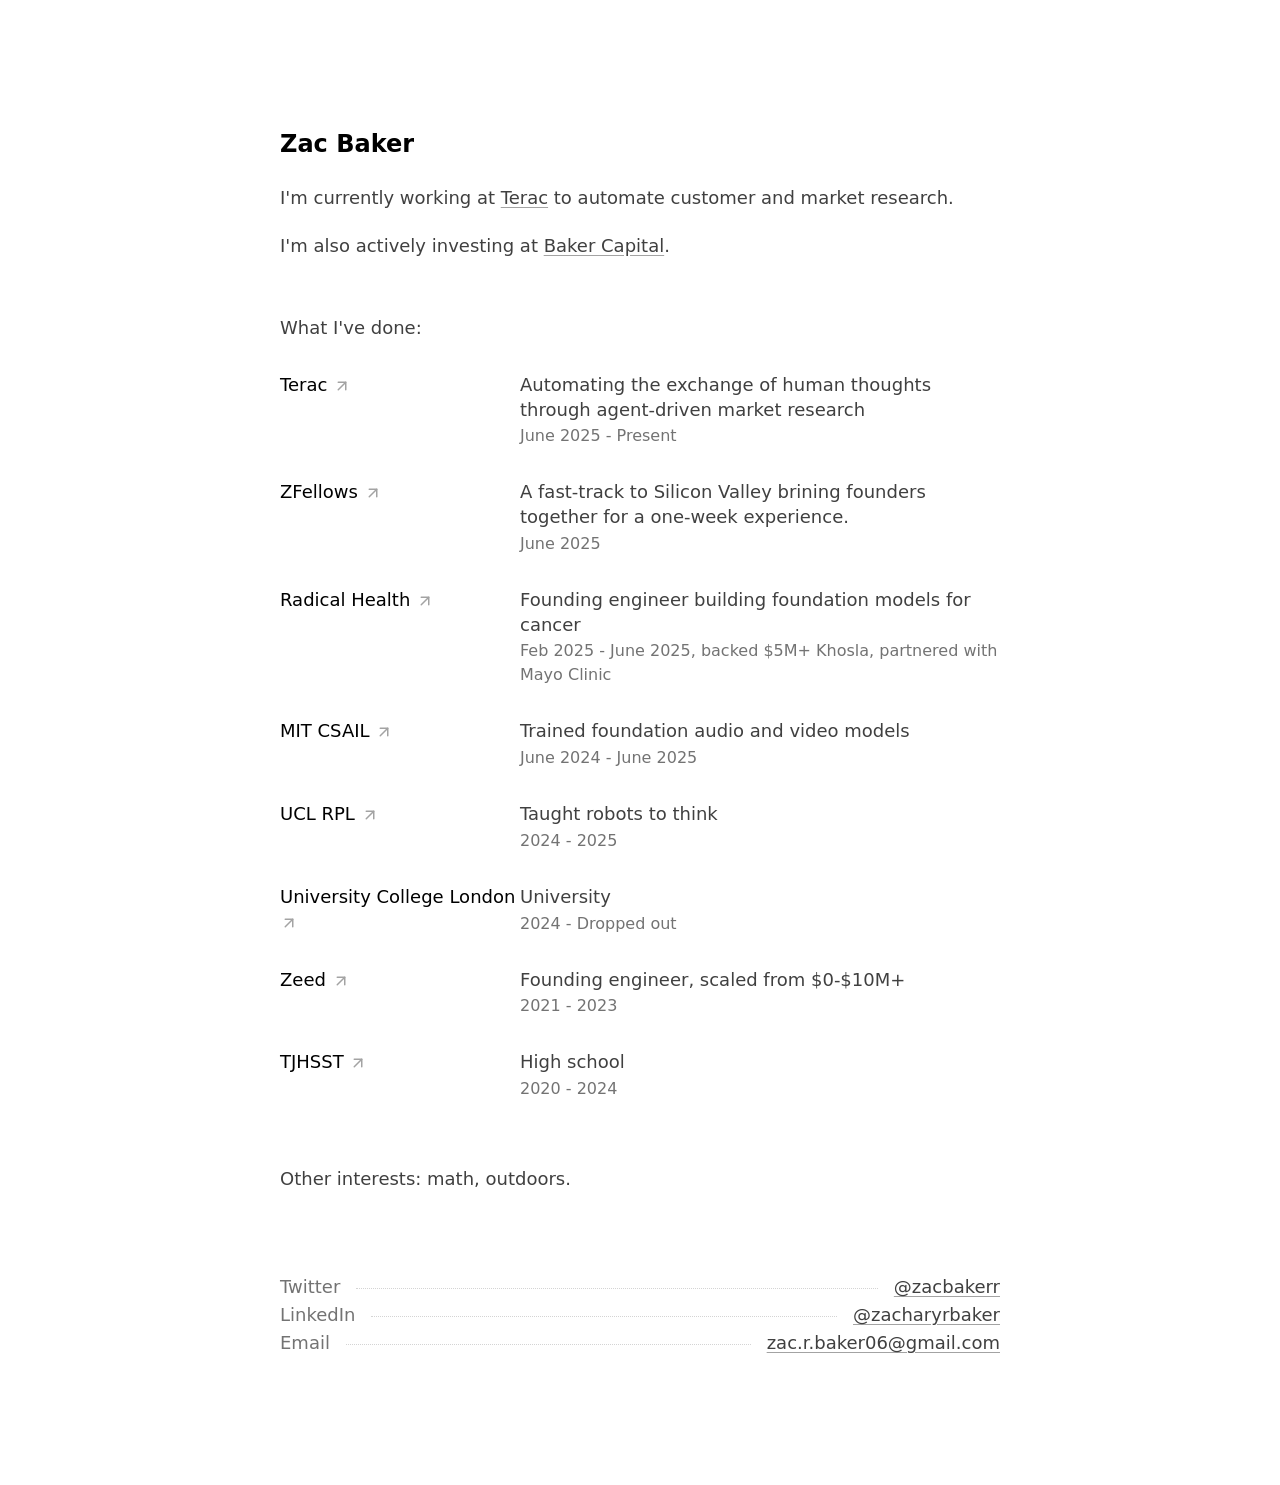
<file: index.html>
<!DOCTYPE html>
<html lang="en">
  <head>
    <meta charset="utf-8" />
    <link rel="icon" type="image/svg+xml" sizes="any" href="/favicon.svg" />
    <meta name="viewport" content="width=device-width, initial-scale=1" />
    <meta http-equiv="content-security-policy" content="">
		<link href="./_app/immutable/assets/_layout.f629ce2f.css" rel="stylesheet">
		<link href="./_app/immutable/assets/_page.9946bb5c.css" rel="stylesheet">
		<link rel="modulepreload" href="./_app/immutable/entry/start.cd025665.js">
		<link rel="modulepreload" href="./_app/immutable/chunks/index.5437a47d.js">
		<link rel="modulepreload" href="./_app/immutable/chunks/singletons.cbed10bf.js">
		<link rel="modulepreload" href="./_app/immutable/entry/app.f5f7e3db.js">
		<link rel="modulepreload" href="./_app/immutable/entry/_layout.svelte.8e5e2233.js">
		<link rel="modulepreload" href="./_app/immutable/chunks/stores.b2e13164.js">
		<link rel="modulepreload" href="./_app/immutable/chunks/index.8b5413c5.js">
		<link rel="modulepreload" href="./_app/immutable/entry/_layout.ts.b8f0fca0.js">
		<link rel="modulepreload" href="./_app/immutable/chunks/_layout.43150cb7.js">
		<link rel="modulepreload" href="./_app/immutable/entry/_page.svelte.ff128d88.js">
		<link rel="modulepreload" href="./_app/immutable/chunks/arrow-up-right.a4a9c040.js">
		<link rel="modulepreload" href="./_app/immutable/chunks/Icon.c770d445.js">
		<link rel="modulepreload" href="./_app/immutable/chunks/Seo.81a06601.js"><title>Zac Baker</title><!-- HEAD_svelte-1xw0bo2_START --><script async src="https://www.googletagmanager.com/gtag/js?id=UA-156644599-1"></script>
    <script>window.dataLayer = window.dataLayer || [];
      function gtag() {
        dataLayer.push(arguments);
      }
      gtag("js", new Date());
      gtag("config", "UA-156644599-1");
    </script><!-- HEAD_svelte-1xw0bo2_END --><!-- HEAD_svelte-1fbmuei_START --><meta name="description" content="Researcher, engineer, and doer. Making meaningful systems and interfaces for people."><meta property="og:title" content="Zac Baker"><meta property="og:description" content="Researcher, engineer, and doer. Making meaningful systems and interfaces for people."><meta property="og:image" content="https://www.ekzhang.com/assets/images/hudson-landscape.jpg"><meta name="twitter:card" content="summary_large_image"><!-- HEAD_svelte-1fbmuei_END -->
  </head>
  <body>
    <div>




<header class="layout-md flex justify-between items-start" data-sveltekit-noscroll data-sveltekit-preload-code="eager"><h1 class="font-bold text-black text-2xl mb-6"><a href="/">Zac Baker</a>
    </h1>
  <nav class="svelte-bgdsr9"></nav>
</header>

<main>

<div class="layout-md text-lg space-y-14"><div class="space-y-5"><p>I&#39;m currently working at <a class="link" href="https://terac.com/">Terac</a> to automate customer and market research.
    </p>
    <p>I&#39;m also actively investing at <a class="link" href="/bakercap">Baker Capital</a>.
    </p></div>

  <div class="leading-snug space-y-4"><p class="pb-2">What I&#39;ve done:</p>

    <a class="project-pair svelte-ikj1jd" href="https://terac.com/"><div class="text-black font-medium">Terac
          <svg xmlns="http://www.w3.org/2000/svg" width="18" height="18" viewBox="0 0 24 24" fill="none" stroke="currentColor" stroke-width="2" stroke-linecap="round" stroke-linejoin="round" class="lucide-icon lucide lucide-arrow-up-right inline text-neutral-400"><line x1="7" y1="17" x2="17" y2="7"></line><polyline points="7 7 17 7 17 17"></polyline></svg></div>
        <div><p>Automating the exchange of human thoughts through agent-driven market research</p>
          <aside class="svelte-ikj1jd">June 2025 - Present</aside></div>
      </a><a class="project-pair svelte-ikj1jd" href="https://zfellows.com/"><div class="text-black font-medium">ZFellows
          <svg xmlns="http://www.w3.org/2000/svg" width="18" height="18" viewBox="0 0 24 24" fill="none" stroke="currentColor" stroke-width="2" stroke-linecap="round" stroke-linejoin="round" class="lucide-icon lucide lucide-arrow-up-right inline text-neutral-400"><line x1="7" y1="17" x2="17" y2="7"></line><polyline points="7 7 17 7 17 17"></polyline></svg></div>
        <div><p>A fast-track to Silicon Valley brining founders together for a one-week experience.</p>
          <aside class="svelte-ikj1jd">June 2025</aside></div>
      </a><a class="project-pair svelte-ikj1jd" href="https://radicalhealth.ai/"><div class="text-black font-medium">Radical Health
          <svg xmlns="http://www.w3.org/2000/svg" width="18" height="18" viewBox="0 0 24 24" fill="none" stroke="currentColor" stroke-width="2" stroke-linecap="round" stroke-linejoin="round" class="lucide-icon lucide lucide-arrow-up-right inline text-neutral-400"><line x1="7" y1="17" x2="17" y2="7"></line><polyline points="7 7 17 7 17 17"></polyline></svg></div>
        <div><p>Founding engineer building foundation models for cancer</p>
          <aside class="svelte-ikj1jd">Feb 2025 - June 2025, backed $5M+ Khosla, partnered with Mayo Clinic</aside></div>
      </a><a class="project-pair svelte-ikj1jd" href="https://www.csail.mit.edu/"><div class="text-black font-medium">MIT CSAIL
          <svg xmlns="http://www.w3.org/2000/svg" width="18" height="18" viewBox="0 0 24 24" fill="none" stroke="currentColor" stroke-width="2" stroke-linecap="round" stroke-linejoin="round" class="lucide-icon lucide lucide-arrow-up-right inline text-neutral-400"><line x1="7" y1="17" x2="17" y2="7"></line><polyline points="7 7 17 7 17 17"></polyline></svg></div>
        <div><p>Trained foundation audio and video models</p>
          <aside class="svelte-ikj1jd">June 2024 - June 2025</aside></div>
      </a><a class="project-pair svelte-ikj1jd" href="https://rpl-as-ucl.github.io/"><div class="text-black font-medium">UCL RPL
          <svg xmlns="http://www.w3.org/2000/svg" width="18" height="18" viewBox="0 0 24 24" fill="none" stroke="currentColor" stroke-width="2" stroke-linecap="round" stroke-linejoin="round" class="lucide-icon lucide lucide-arrow-up-right inline text-neutral-400"><line x1="7" y1="17" x2="17" y2="7"></line><polyline points="7 7 17 7 17 17"></polyline></svg></div>
        <div><p>Taught robots to think</p>
          <aside class="svelte-ikj1jd">2024 - 2025</aside></div>
      </a><a class="project-pair svelte-ikj1jd" href="https://www.ucl.ac.uk/"><div class="text-black font-medium">University College London
          <svg xmlns="http://www.w3.org/2000/svg" width="18" height="18" viewBox="0 0 24 24" fill="none" stroke="currentColor" stroke-width="2" stroke-linecap="round" stroke-linejoin="round" class="lucide-icon lucide lucide-arrow-up-right inline text-neutral-400"><line x1="7" y1="17" x2="17" y2="7"></line><polyline points="7 7 17 7 17 17"></polyline></svg></div>
        <div><p>University</p>
          <aside class="svelte-ikj1jd">2024 - Dropped out</aside></div>
      </a><a class="project-pair svelte-ikj1jd" href="https://zeed.ai/"><div class="text-black font-medium">Zeed
          <svg xmlns="http://www.w3.org/2000/svg" width="18" height="18" viewBox="0 0 24 24" fill="none" stroke="currentColor" stroke-width="2" stroke-linecap="round" stroke-linejoin="round" class="lucide-icon lucide lucide-arrow-up-right inline text-neutral-400"><line x1="7" y1="17" x2="17" y2="7"></line><polyline points="7 7 17 7 17 17"></polyline></svg></div>
        <div><p>Founding engineer, scaled from $0-$10M+</p>
          <aside class="svelte-ikj1jd">2021 - 2023</aside></div>
      </a><a class="project-pair svelte-ikj1jd" href="https://tjhsst.edu"><div class="text-black font-medium">TJHSST
          <svg xmlns="http://www.w3.org/2000/svg" width="18" height="18" viewBox="0 0 24 24" fill="none" stroke="currentColor" stroke-width="2" stroke-linecap="round" stroke-linejoin="round" class="lucide-icon lucide lucide-arrow-up-right inline text-neutral-400"><line x1="7" y1="17" x2="17" y2="7"></line><polyline points="7 7 17 7 17 17"></polyline></svg></div>
        <div><p>High school</p>
          <aside class="svelte-ikj1jd">2020 - 2024</aside></div>
      </a></div>

  <div class="space-y-5"><p>Other interests: math, outdoors.</p></div>
</div></main>

<footer class="layout-md mt-20 text-lg flex flex-col"><div class="row svelte-1t3hv3r"><span class="svelte-1t3hv3r">Twitter</span>
    <hr class="svelte-1t3hv3r">
    <a class="link svelte-1t3hv3r" href="https://x.com/zacbakerr">@zacbakerr</a></div>
  <div class="row svelte-1t3hv3r"><span class="svelte-1t3hv3r">LinkedIn</span>
    <hr class="svelte-1t3hv3r">
    <a class="link svelte-1t3hv3r" href="https://www.linkedin.com/in/zacharyrbaker/">@zacharyrbaker</a></div>
  <div class="row svelte-1t3hv3r"><span class="svelte-1t3hv3r">Email</span>
    <hr class="svelte-1t3hv3r">
    <a class="link svelte-1t3hv3r" href="mailto:zac.r.baker06@gmail.com">zac.r.baker06@gmail.com</a></div>
</footer>


			
			<script>
				{
					__sveltekit_1ob5snl = {
						env: {},
						base: new URL(".", location).pathname.slice(0, -1),
						element: document.currentScript.parentElement
					};

					const data = [null,null];

					Promise.all([
						import("./_app/immutable/entry/start.cd025665.js"),
						import("./_app/immutable/entry/app.f5f7e3db.js")
					]).then(([kit, app]) => {
						kit.start(app, __sveltekit_1ob5snl.element, {
							node_ids: [0, 2],
							data,
							form: null,
							error: null
						});
					});
				}
			</script>
		</div>
  </body>
</html>
</file>
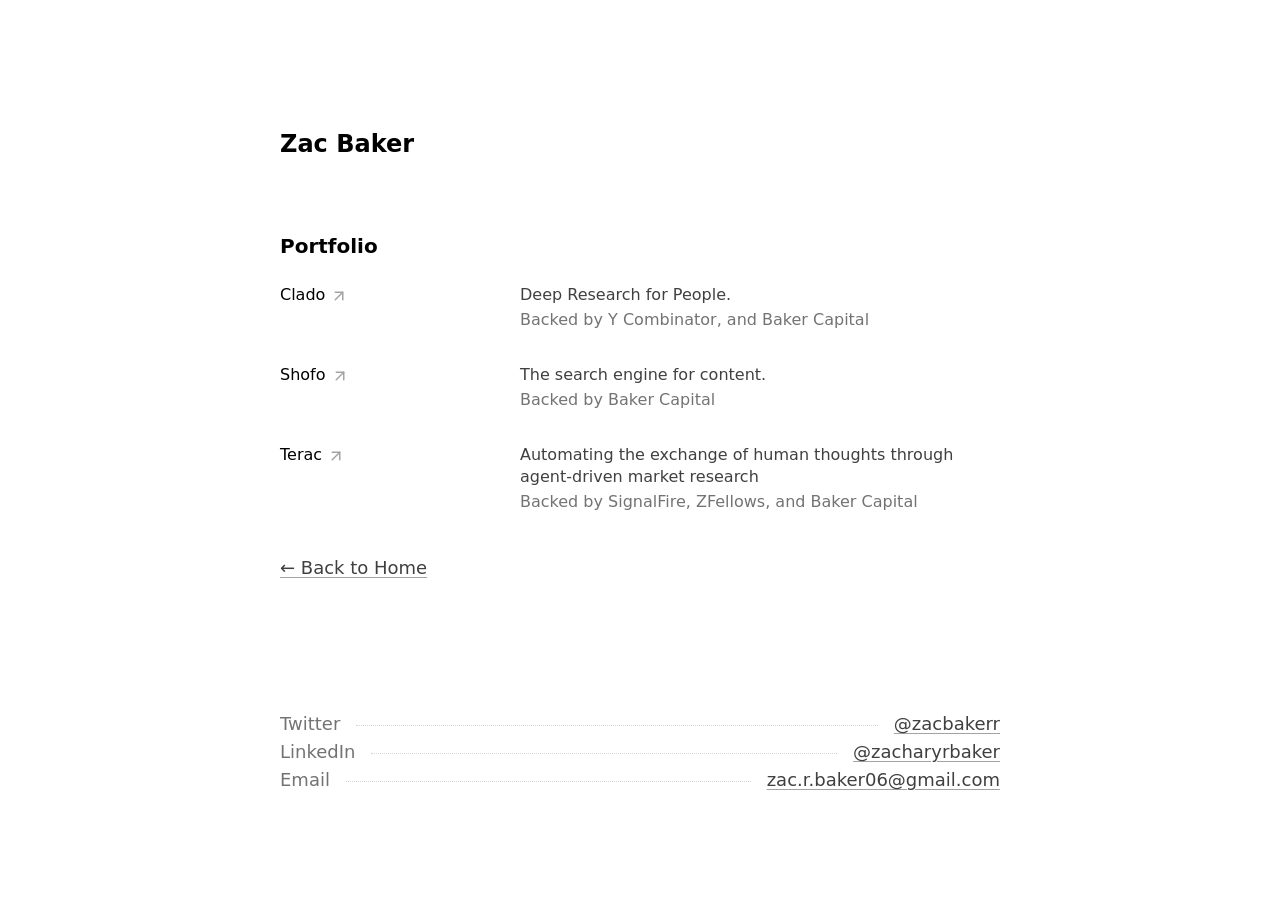
<file: bakercap.html>
<!DOCTYPE html>
<html lang="en">
  <head>
    <meta charset="utf-8" />
    <link rel="icon" type="image/svg+xml" sizes="any" href="/favicon.svg" />
    <meta name="viewport" content="width=device-width, initial-scale=1" />
    <meta http-equiv="content-security-policy" content="">
		<link href="./_app/immutable/assets/_layout.f629ce2f.css" rel="stylesheet">
		<link href="./_app/immutable/assets/_page.4a8d7537.css" rel="stylesheet">
		<link rel="modulepreload" href="./_app/immutable/entry/start.cd025665.js">
		<link rel="modulepreload" href="./_app/immutable/chunks/index.5437a47d.js">
		<link rel="modulepreload" href="./_app/immutable/chunks/singletons.cbed10bf.js">
		<link rel="modulepreload" href="./_app/immutable/entry/app.f5f7e3db.js">
		<link rel="modulepreload" href="./_app/immutable/entry/_layout.svelte.8e5e2233.js">
		<link rel="modulepreload" href="./_app/immutable/chunks/stores.b2e13164.js">
		<link rel="modulepreload" href="./_app/immutable/chunks/index.8b5413c5.js">
		<link rel="modulepreload" href="./_app/immutable/entry/_layout.ts.b8f0fca0.js">
		<link rel="modulepreload" href="./_app/immutable/chunks/_layout.43150cb7.js">
		<link rel="modulepreload" href="./_app/immutable/entry/bakercap-page.svelte.36e680f5.js">
		<link rel="modulepreload" href="./_app/immutable/chunks/arrow-up-right.a4a9c040.js">
		<link rel="modulepreload" href="./_app/immutable/chunks/Icon.c770d445.js">
		<link rel="modulepreload" href="./_app/immutable/chunks/Seo.81a06601.js"><title>Zac Baker – BakerCap</title><!-- HEAD_svelte-1xw0bo2_START --><script async src="https://www.googletagmanager.com/gtag/js?id=UA-156644599-1"></script>
    <script>window.dataLayer = window.dataLayer || [];
      function gtag() {
        dataLayer.push(arguments);
      }
      gtag("js", new Date());
      gtag("config", "UA-156644599-1");
    </script><!-- HEAD_svelte-1xw0bo2_END --><!-- HEAD_svelte-1fbmuei_START --><meta name="description" content="BakerCap - Investment insights and portfolio management."><meta property="og:title" content="Zac Baker – BakerCap"><meta property="og:description" content="BakerCap - Investment insights and portfolio management."><meta property="og:image" content="https://www.ekzhang.com/assets/images/hudson-landscape.jpg"><meta name="twitter:card" content="summary_large_image"><!-- HEAD_svelte-1fbmuei_END -->
  </head>
  <body>
    <div>




<header class="layout-md flex justify-between items-start" data-sveltekit-noscroll data-sveltekit-preload-code="eager"><h1 class="font-bold text-black text-2xl mb-6"><a href="/">Baker Capital</a>
    </h1>
  <nav class="svelte-bgdsr9"></nav>
</header>

<main>

<section class="layout-md py-12"><h2 class="heading2">Portfolio</h2>

  <div class="leading-snug space-y-4"><a class="project-pair svelte-ml2wa3" href="https://clado.ai/"><div class="text-black font-medium">Clado
          <svg xmlns="http://www.w3.org/2000/svg" width="18" height="18" viewBox="0 0 24 24" fill="none" stroke="currentColor" stroke-width="2" stroke-linecap="round" stroke-linejoin="round" class="lucide-icon lucide lucide-arrow-up-right inline text-neutral-400"><line x1="7" y1="17" x2="17" y2="7"></line><polyline points="7 7 17 7 17 17"></polyline></svg></div>
        <div><p>Deep Research for People.</p>
          <aside class="svelte-ml2wa3">Backed by Y Combinator, and Baker Capital</aside></div>
      </a><a class="project-pair svelte-ml2wa3" href="https://home.shofo.ai/"><div class="text-black font-medium">Shofo
          <svg xmlns="http://www.w3.org/2000/svg" width="18" height="18" viewBox="0 0 24 24" fill="none" stroke="currentColor" stroke-width="2" stroke-linecap="round" stroke-linejoin="round" class="lucide-icon lucide lucide-arrow-up-right inline text-neutral-400"><line x1="7" y1="17" x2="17" y2="7"></line><polyline points="7 7 17 7 17 17"></polyline></svg></div>
        <div><p>The search engine for content.</p>
          <aside class="svelte-ml2wa3">Backed by Baker Capital</aside></div>
      </a><a class="project-pair svelte-ml2wa3" href="https://terac.com/"><div class="text-black font-medium">Terac
          <svg xmlns="http://www.w3.org/2000/svg" width="18" height="18" viewBox="0 0 24 24" fill="none" stroke="currentColor" stroke-width="2" stroke-linecap="round" stroke-linejoin="round" class="lucide-icon lucide lucide-arrow-up-right inline text-neutral-400"><line x1="7" y1="17" x2="17" y2="7"></line><polyline points="7 7 17 7 17 17"></polyline></svg></div>
        <div><p>Automating the exchange of human thoughts through agent-driven market research</p>
          <aside class="svelte-ml2wa3">Backed by SignalFire, ZFellows, and Baker Capital</aside></div>
      </a></div>

  <p class="text-lg mt-8"><a class="link" href="/">← Back to Home</a></p>
</section></main>

<footer class="layout-md mt-20 text-lg flex flex-col"><div class="row svelte-1t3hv3r"><span class="svelte-1t3hv3r">Twitter</span>
    <hr class="svelte-1t3hv3r">
    <a class="link svelte-1t3hv3r" href="https://x.com/zacbakerr">@zacbakerr</a></div>
  <div class="row svelte-1t3hv3r"><span class="svelte-1t3hv3r">LinkedIn</span>
    <hr class="svelte-1t3hv3r">
    <a class="link svelte-1t3hv3r" href="https://www.linkedin.com/in/zacharyrbaker/">@zacharyrbaker</a></div>
  <div class="row svelte-1t3hv3r"><span class="svelte-1t3hv3r">Email</span>
    <hr class="svelte-1t3hv3r">
    <a class="link svelte-1t3hv3r" href="mailto:zac.r.baker06@gmail.com">zac.r.baker06@gmail.com</a></div>
</footer>


			
			<script>
				{
					__sveltekit_1ob5snl = {
						env: {},
						base: new URL(".", location).pathname.slice(0, -1),
						element: document.currentScript.parentElement
					};

					const data = [null,null];

					Promise.all([
						import("./_app/immutable/entry/start.cd025665.js"),
						import("./_app/immutable/entry/app.f5f7e3db.js")
					]).then(([kit, app]) => {
						kit.start(app, __sveltekit_1ob5snl.element, {
							node_ids: [0, 3],
							data,
							form: null,
							error: null
						});
					});
				}
			</script>
		</div>
  </body>
</html>
</file>
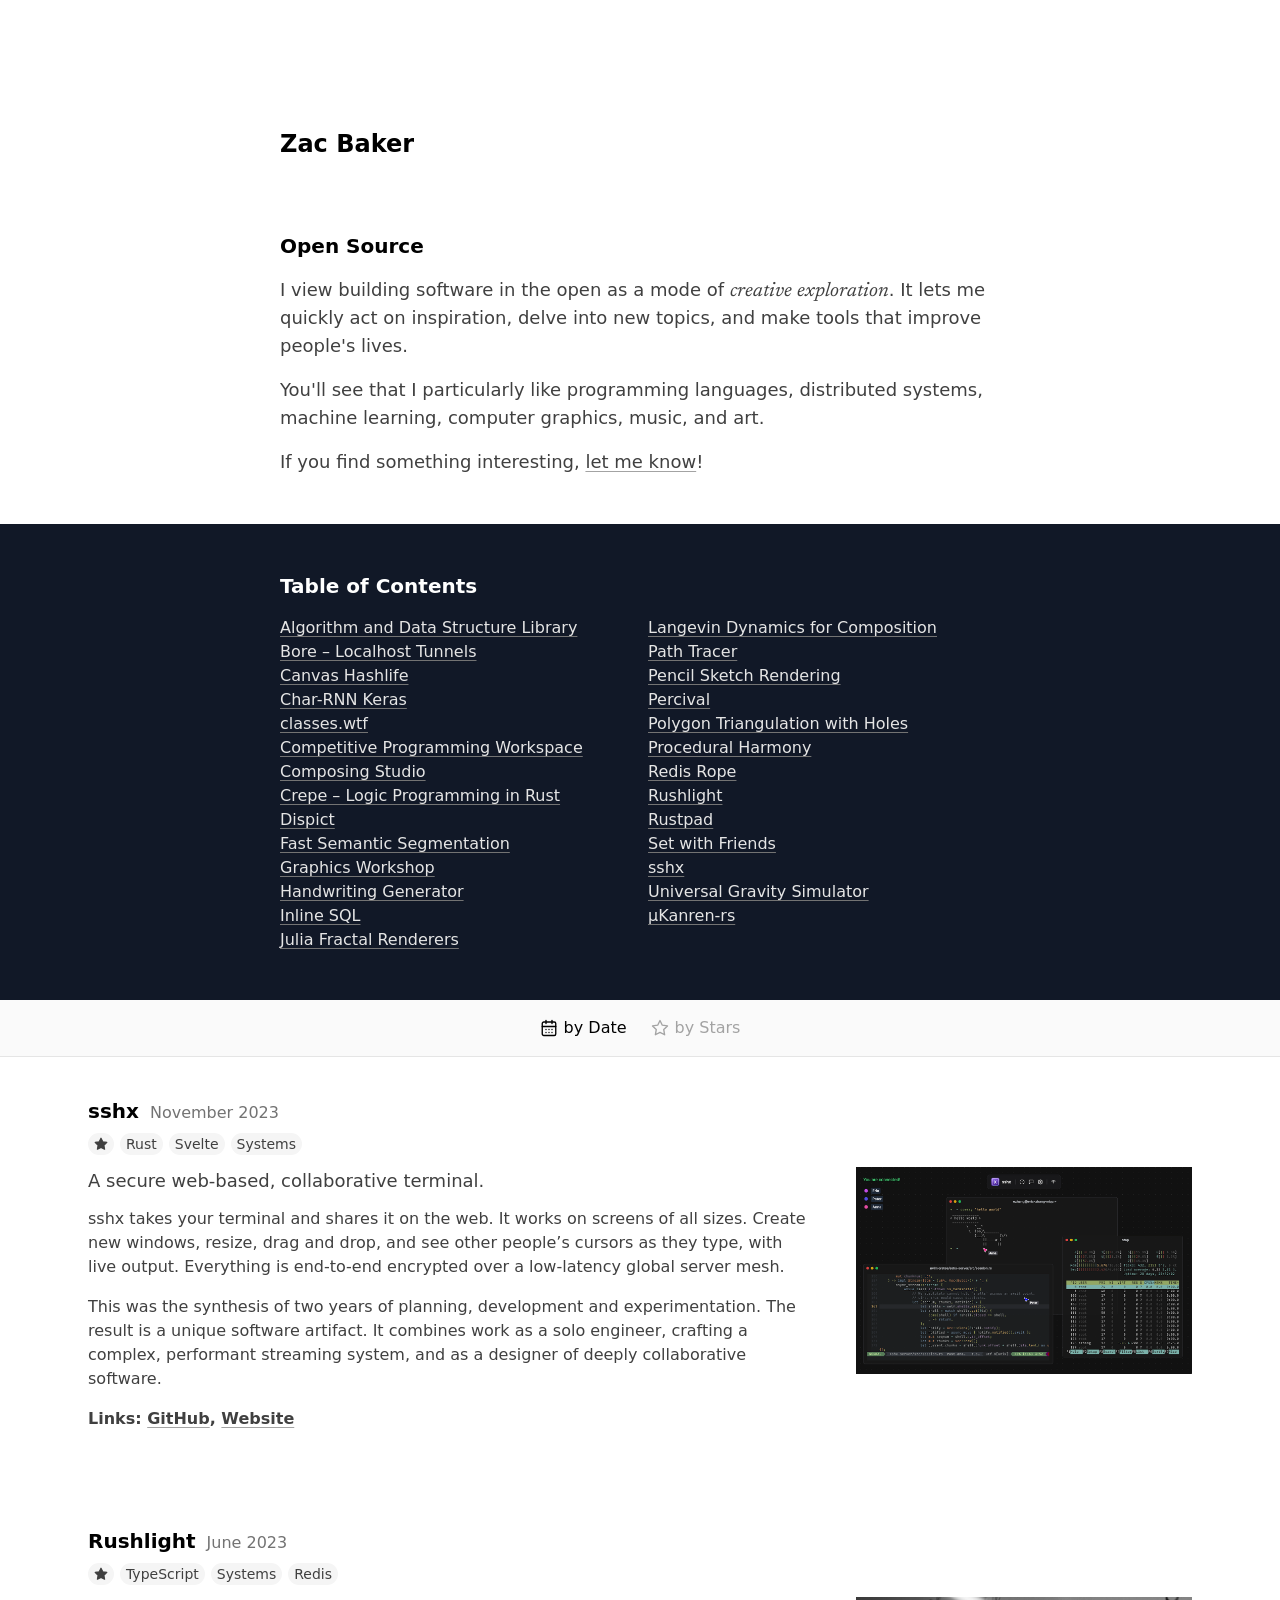
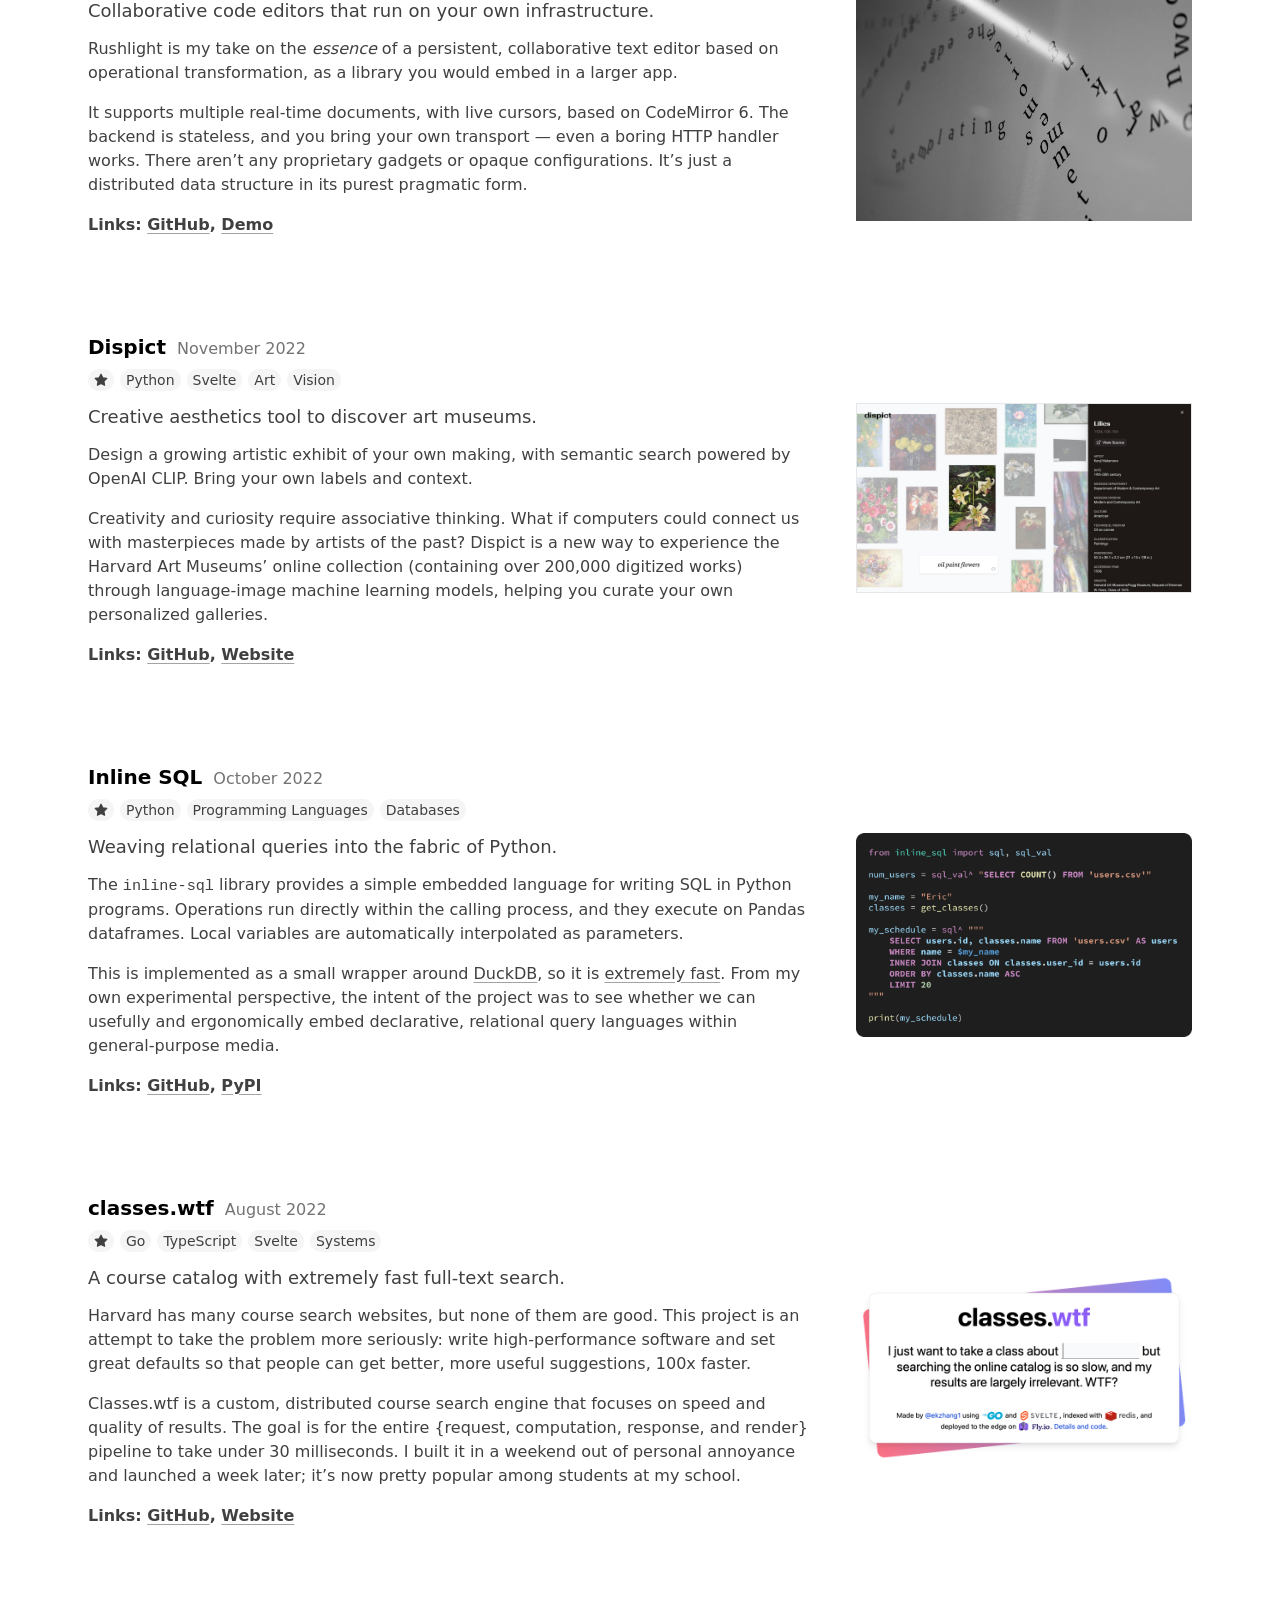
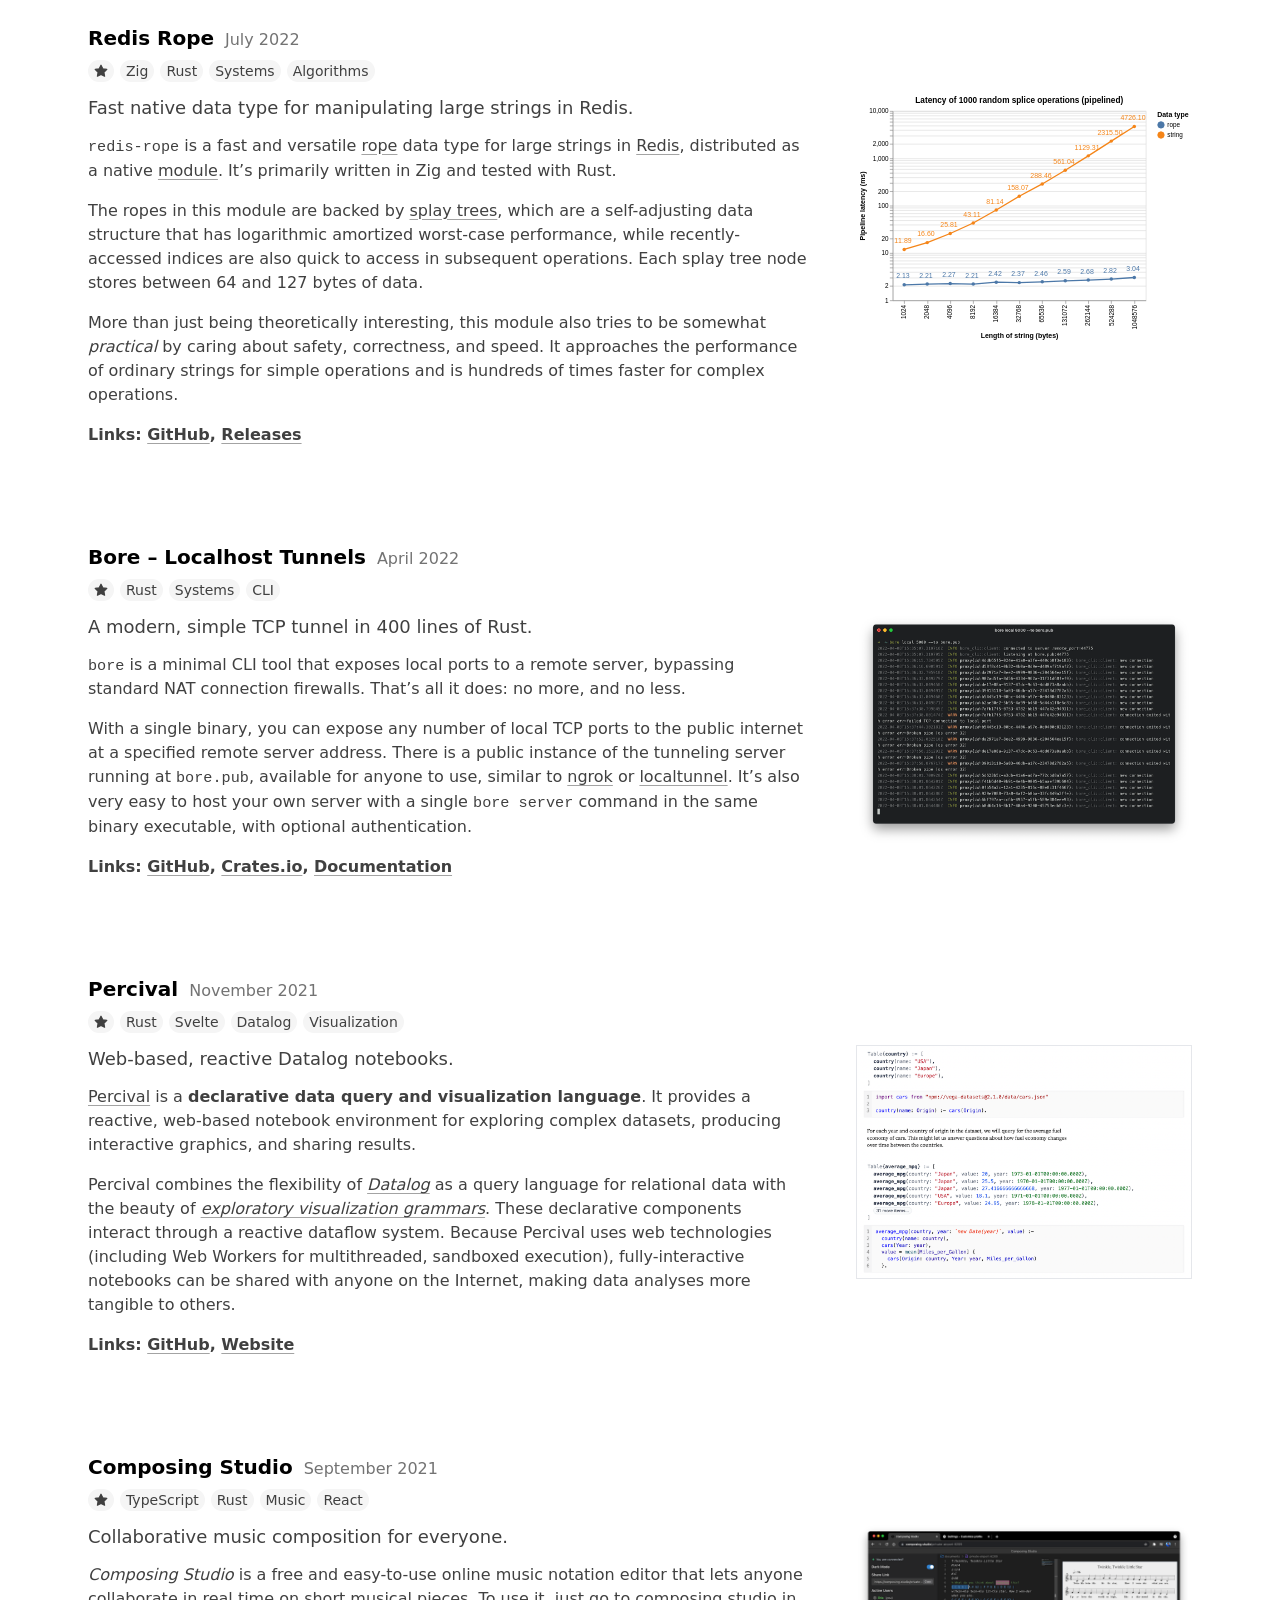
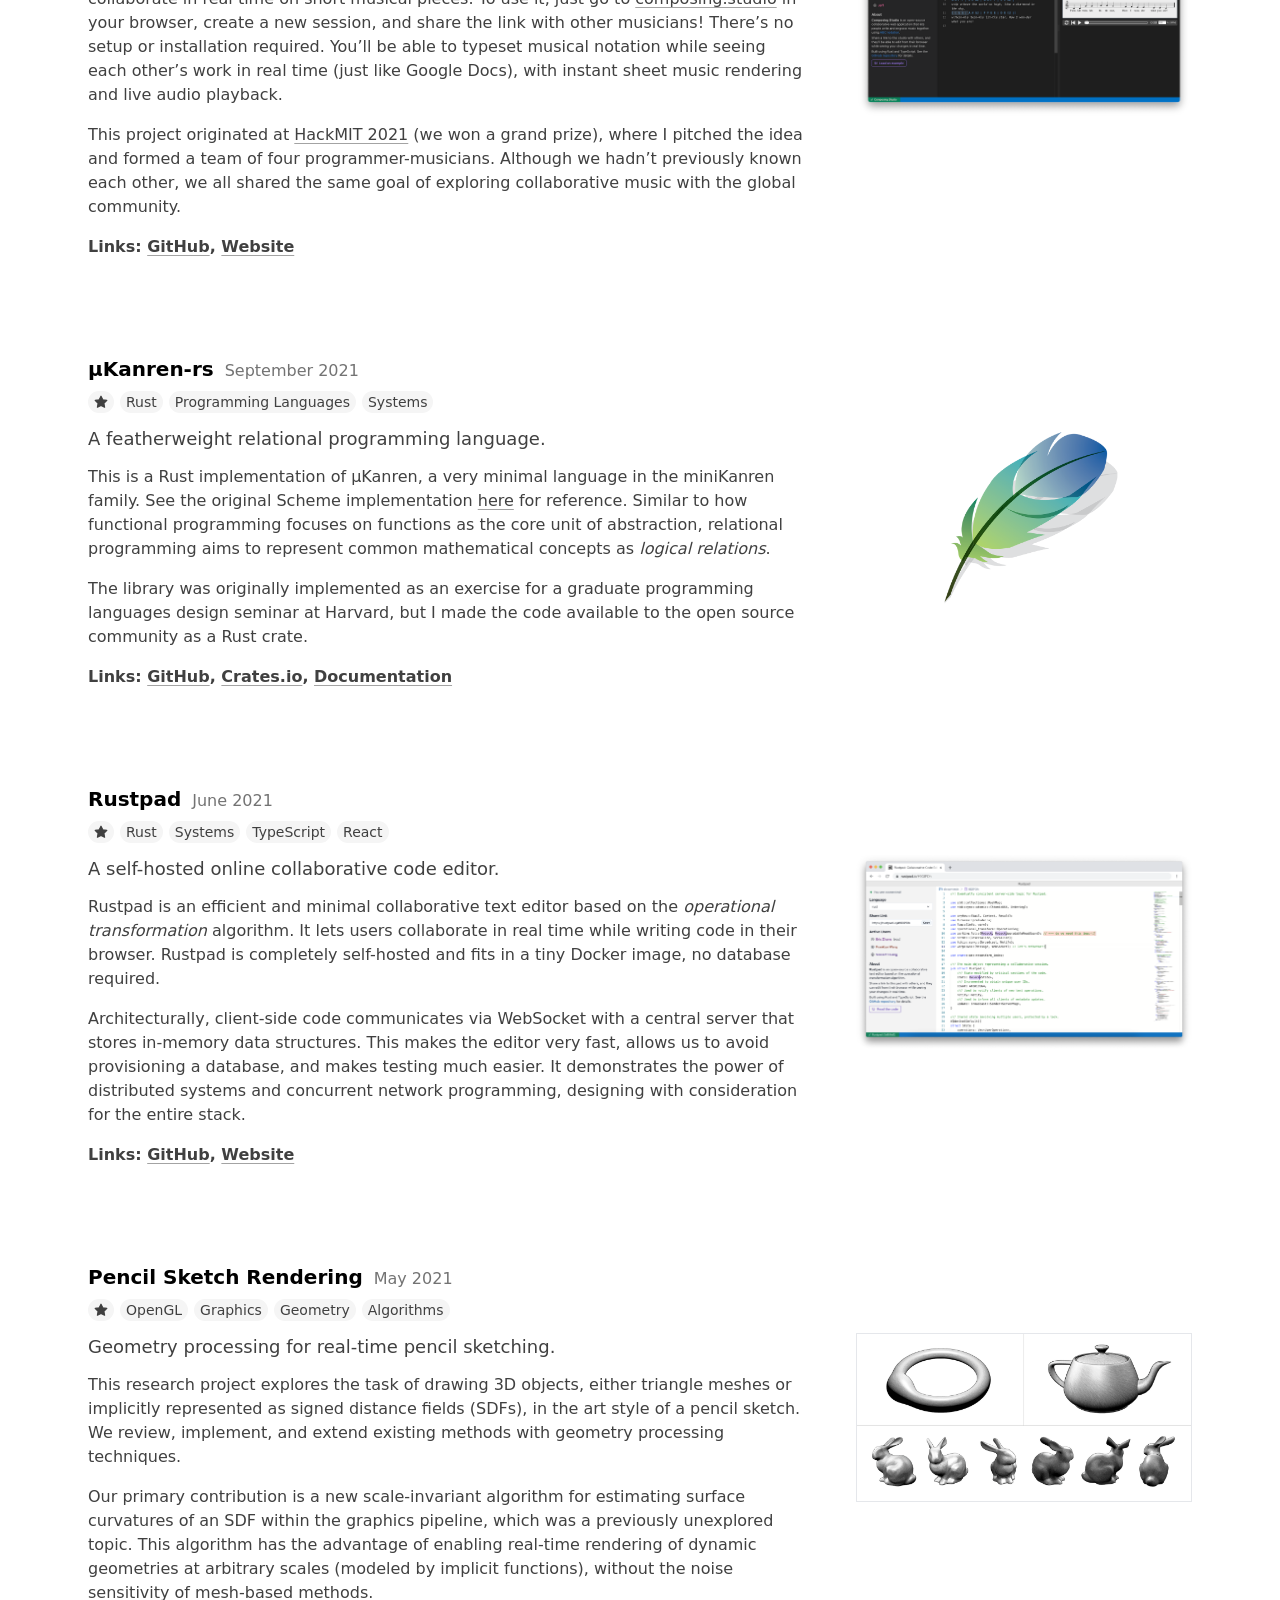
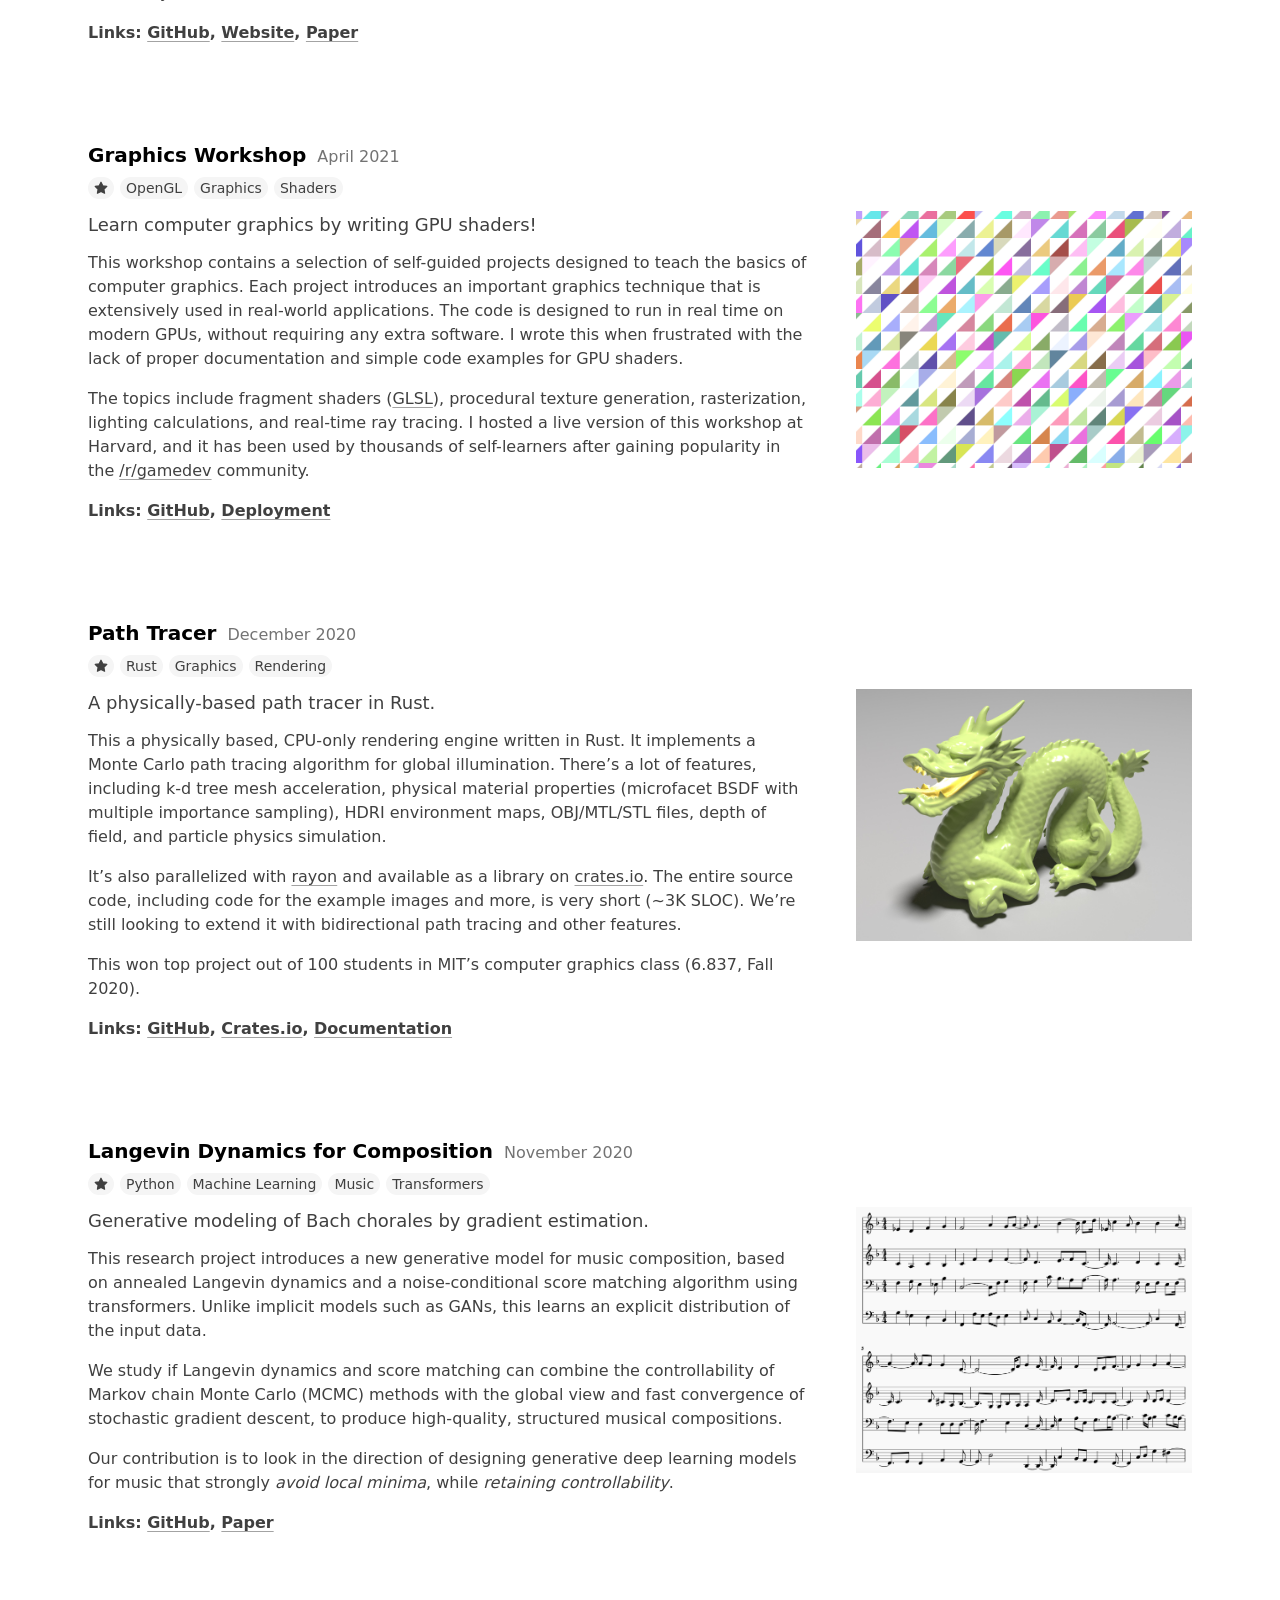
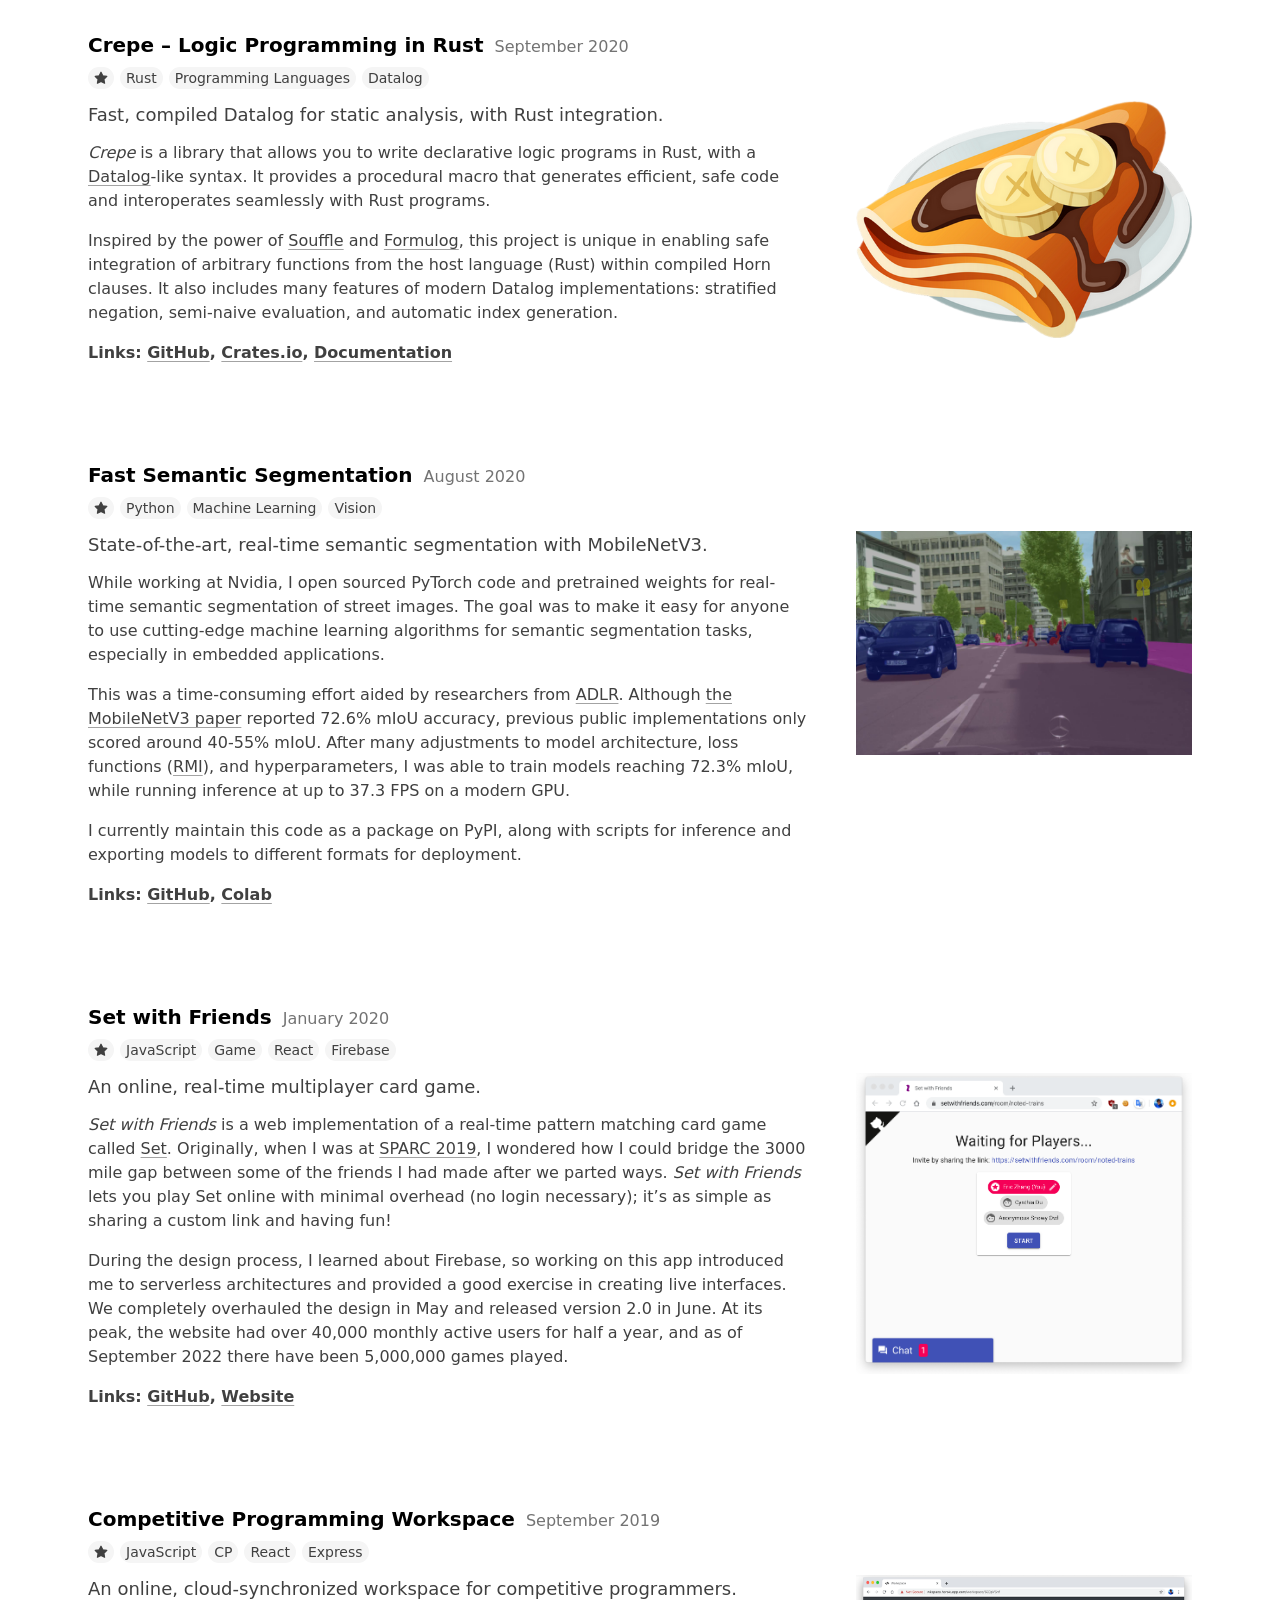
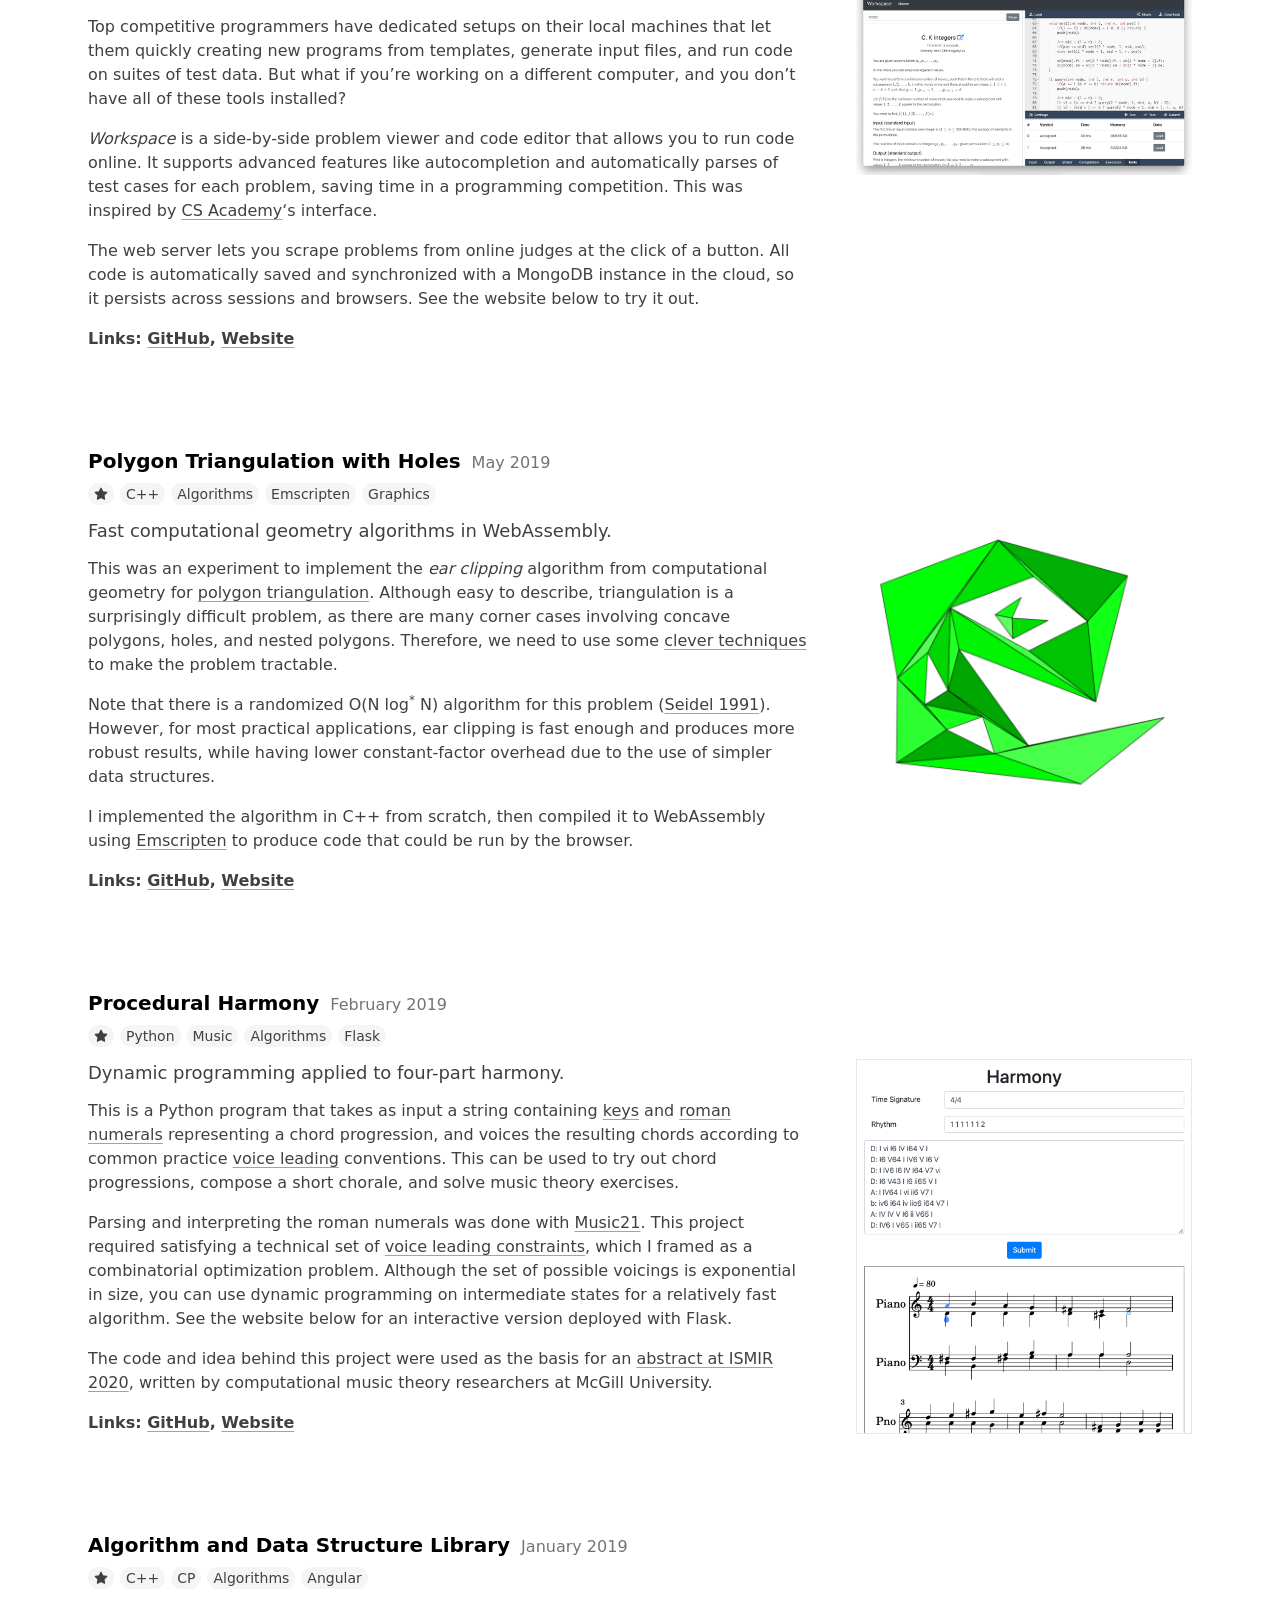
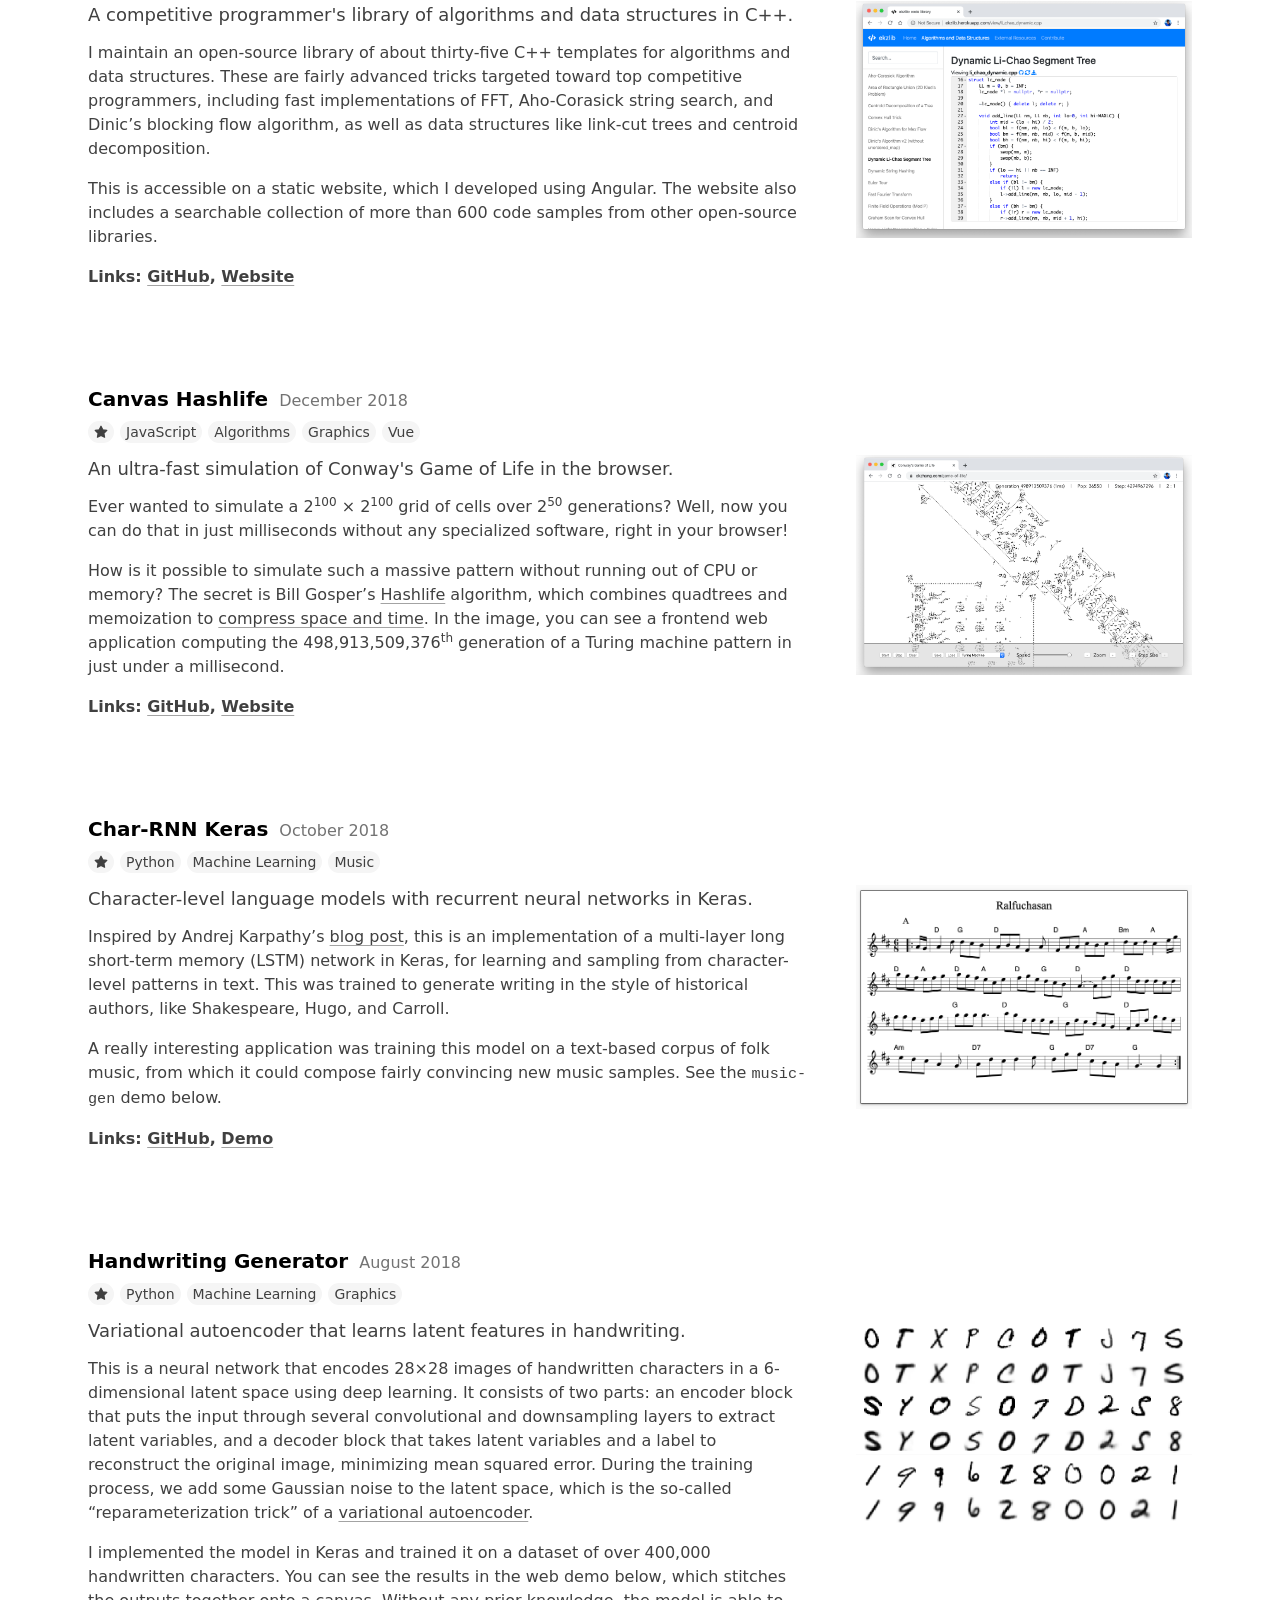
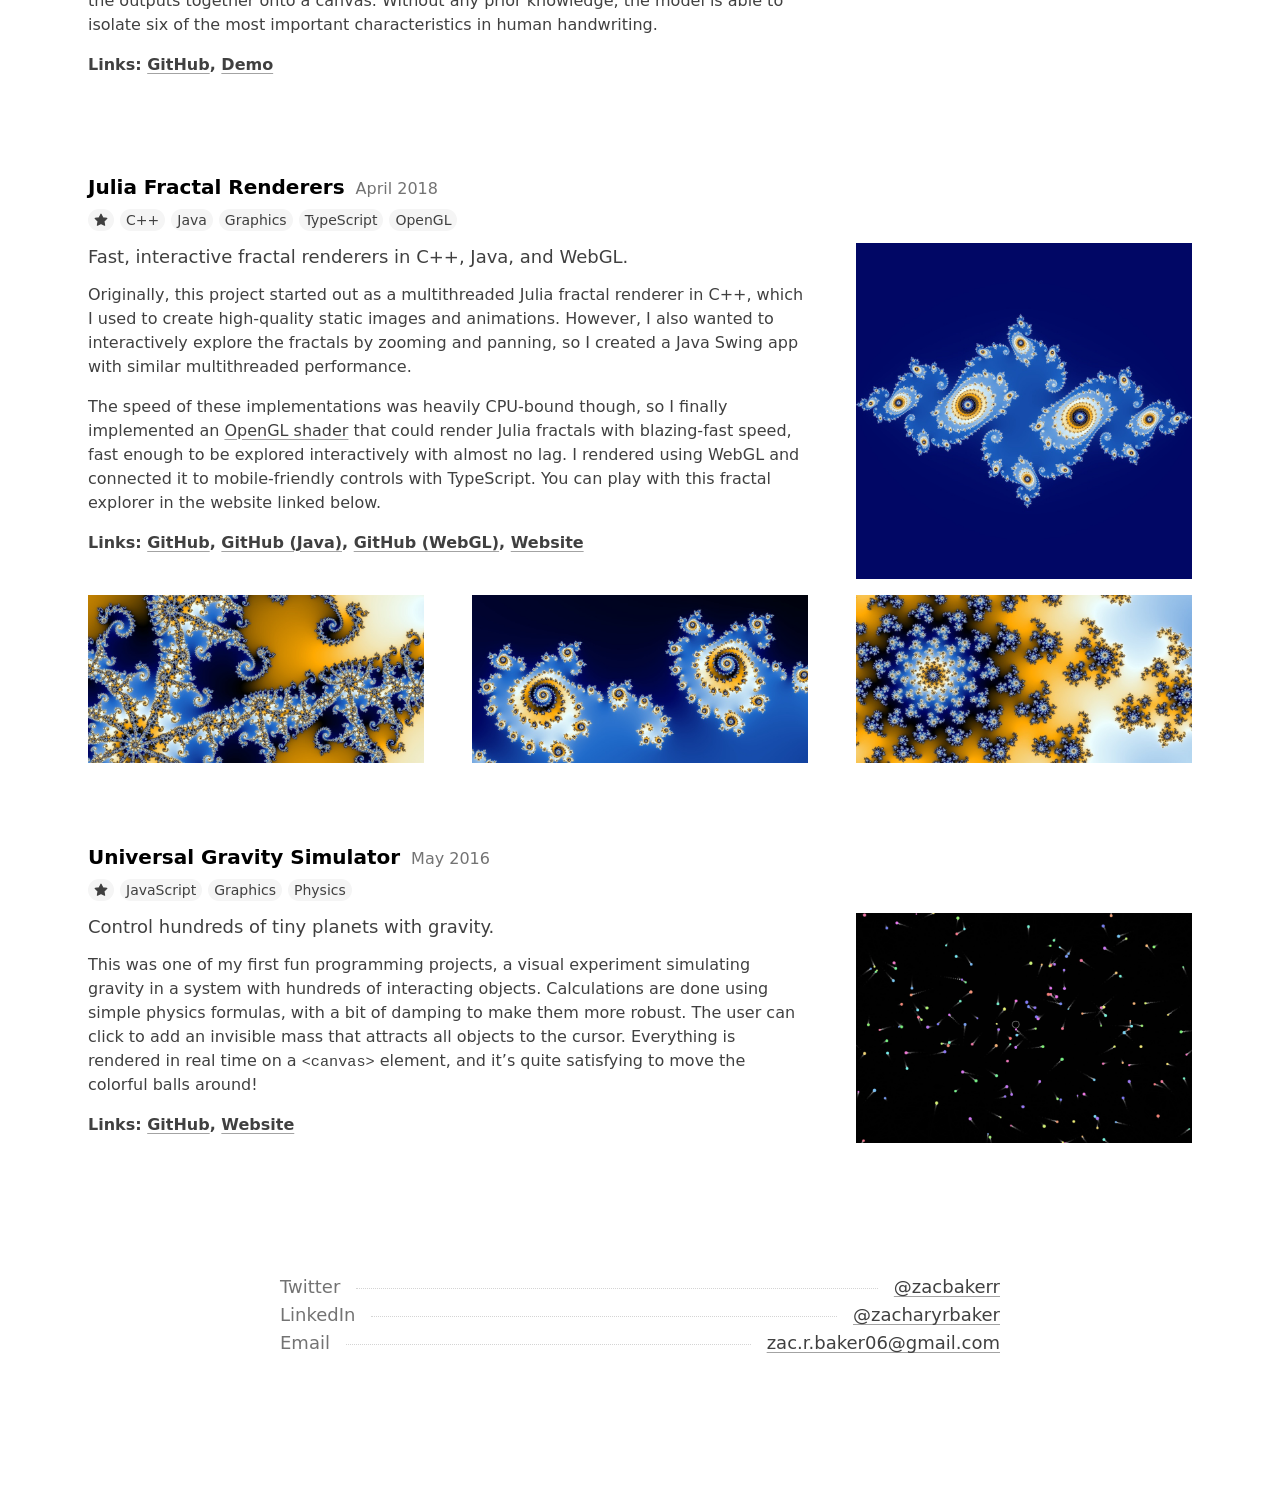
<file: projects.html>
<!DOCTYPE html>
<html lang="en">
  <head>
    <meta charset="utf-8" />
    <link rel="icon" type="image/svg+xml" sizes="any" href="/favicon.svg" />
    <meta name="viewport" content="width=device-width, initial-scale=1" />
    <meta http-equiv="content-security-policy" content="">
		<link href="./_app/immutable/assets/_layout.f629ce2f.css" rel="stylesheet">
		<link href="./_app/immutable/assets/_page.ae31a64c.css" rel="stylesheet">
		<link rel="modulepreload" href="./_app/immutable/entry/start.cd025665.js">
		<link rel="modulepreload" href="./_app/immutable/chunks/index.5437a47d.js">
		<link rel="modulepreload" href="./_app/immutable/chunks/singletons.cbed10bf.js">
		<link rel="modulepreload" href="./_app/immutable/entry/app.f5f7e3db.js">
		<link rel="modulepreload" href="./_app/immutable/entry/_layout.svelte.8e5e2233.js">
		<link rel="modulepreload" href="./_app/immutable/chunks/stores.b2e13164.js">
		<link rel="modulepreload" href="./_app/immutable/chunks/index.8b5413c5.js">
		<link rel="modulepreload" href="./_app/immutable/entry/_layout.ts.b8f0fca0.js">
		<link rel="modulepreload" href="./_app/immutable/chunks/_layout.43150cb7.js">
		<link rel="modulepreload" href="./_app/immutable/entry/projects-page.svelte.ea35e749.js">
		<link rel="modulepreload" href="./_app/immutable/chunks/Icon.c770d445.js">
		<link rel="modulepreload" href="./_app/immutable/chunks/Seo.81a06601.js">
		<link rel="modulepreload" href="./_app/immutable/chunks/utils.7d7f714d.js"><title>Zac Baker – Projects</title><!-- HEAD_svelte-1xw0bo2_START --><script async src="https://www.googletagmanager.com/gtag/js?id=UA-156644599-1"></script>
    <script>window.dataLayer = window.dataLayer || [];
      function gtag() {
        dataLayer.push(arguments);
      }
      gtag("js", new Date());
      gtag("config", "UA-156644599-1");
    </script><!-- HEAD_svelte-1xw0bo2_END --><!-- HEAD_svelte-1fbmuei_START --><meta name="description" content="Open-source software projects in systems, web development, computer graphics, music, programming languages, machine learning, and more."><meta property="og:title" content="Zac Baker – Projects"><meta property="og:description" content="Open-source software projects in systems, web development, computer graphics, music, programming languages, machine learning, and more."><meta property="og:image" content="https://www.ekzhang.com/assets/images/hudson-landscape.jpg"><meta name="twitter:card" content="summary_large_image"><!-- HEAD_svelte-1fbmuei_END -->
  </head>
  <body>
    <div>




<header class="layout-md flex justify-between items-start" data-sveltekit-noscroll data-sveltekit-preload-code="eager"><h1 class="font-bold text-black text-2xl mb-6"><a href="/">Zac Baker</a>
    </h1>
  <nav class="svelte-bgdsr9"></nav>
</header>

<main>

<section class="layout-md py-12"><h2 class="heading2">Open Source</h2>

  <p class="text-lg mb-4">I view building software in the open as a mode of <em class="font-serif text-[110%] leading-[100%]">creative exploration</em>. It lets me quickly act on inspiration, delve into new topics, and make
    tools that improve people&#39;s lives.
  </p>

  <p class="text-lg mb-4">You&#39;ll see that I particularly like programming languages, distributed
    systems, machine learning, computer graphics, music, and art.
  </p>

  <p class="text-lg">If you find something interesting,
    <a class="link" href="mailto:ekzhang1@gmail.com?subject=Software%20Projects">let me know</a>!
  </p></section>

<div class="bg-gray-900 text-neutral-200 dark"><section class="layout-md py-12"><h2 class="heading2 text-white">Table of Contents</h2>
    <ul class="sm:columns-2"><li><a class="link" href="#library">Algorithm and Data Structure Library</a>
        </li><li><a class="link" href="#bore">Bore – Localhost Tunnels</a>
        </li><li><a class="link" href="#game-of-life">Canvas Hashlife</a>
        </li><li><a class="link" href="#char-rnn-keras">Char-RNN Keras</a>
        </li><li><a class="link" href="#classes-wtf">classes.wtf</a>
        </li><li><a class="link" href="#wkspace">Competitive Programming Workspace</a>
        </li><li><a class="link" href="#composing-studio">Composing Studio</a>
        </li><li><a class="link" href="#crepe">Crepe – Logic Programming in Rust</a>
        </li><li><a class="link" href="#dispict">Dispict</a>
        </li><li><a class="link" href="#fastseg">Fast Semantic Segmentation</a>
        </li><li><a class="link" href="#graphics-workshop">Graphics Workshop</a>
        </li><li><a class="link" href="#vae-cnn-mnist">Handwriting Generator</a>
        </li><li><a class="link" href="#inline-sql">Inline SQL</a>
        </li><li><a class="link" href="#julia-fractal">Julia Fractal Renderers</a>
        </li><li><a class="link" href="#langevin-music">Langevin Dynamics for Composition</a>
        </li><li><a class="link" href="#rpt">Path Tracer</a>
        </li><li><a class="link" href="#sketching">Pencil Sketch Rendering</a>
        </li><li><a class="link" href="#percival">Percival</a>
        </li><li><a class="link" href="#triangulate">Polygon Triangulation with Holes</a>
        </li><li><a class="link" href="#harmony">Procedural Harmony</a>
        </li><li><a class="link" href="#redis-rope">Redis Rope</a>
        </li><li><a class="link" href="#rushlight">Rushlight</a>
        </li><li><a class="link" href="#rustpad">Rustpad</a>
        </li><li><a class="link" href="#setwithfriends">Set with Friends</a>
        </li><li><a class="link" href="#sshx">sshx</a>
        </li><li><a class="link" href="#gravity">Universal Gravity Simulator</a>
        </li><li><a class="link" href="#ukanren-rs">µKanren-rs</a>
        </li></ul></section></div>

<div class="bg-neutral-50 border-b border-neutral-200 py-4"><div class="flex justify-center space-x-6"><button class="svelte-1qrsmpk active"><svg xmlns="http://www.w3.org/2000/svg" width="18" height="18" viewBox="0 0 24 24" fill="none" stroke="currentColor" stroke-width="1.8" stroke-linecap="round" stroke-linejoin="round" class="lucide-icon lucide lucide-calendar-days mr-1.5"><rect x="3" y="4" width="18" height="18" rx="2" ry="2"></rect><line x1="16" y1="2" x2="16" y2="6"></line><line x1="8" y1="2" x2="8" y2="6"></line><line x1="3" y1="10" x2="21" y2="10"></line><path d="M8 14h.01"></path><path d="M12 14h.01"></path><path d="M16 14h.01"></path><path d="M8 18h.01"></path><path d="M12 18h.01"></path><path d="M16 18h.01"></path></svg> by Date
    </button>
    <button class="svelte-1qrsmpk"><svg xmlns="http://www.w3.org/2000/svg" width="18" height="18" viewBox="0 0 24 24" fill="none" stroke="currentColor" stroke-width="1.8" stroke-linecap="round" stroke-linejoin="round" class="lucide-icon lucide lucide-star mr-1.5"><polygon points="12 2 15.09 8.26 22 9.27 17 14.14 18.18 21.02 12 17.77 5.82 21.02 7 14.14 2 9.27 8.91 8.26 12 2"></polygon></svg> by Stars
    </button></div></div>

<section class="py-10" id="sshx"><div class="mx-auto max-w-[1152px] px-4 sm:px-6">
<h3 class="text-black text-xl font-semibold mb-2"><span class="mr-1">sshx</span>
  <small class="whitespace-nowrap text-neutral-500 text-base font-normal">November 2023</small></h3>


<div class="flex flex-wrap mb-1"><a class="pill hover:!bg-neutral-200 transition-colors svelte-1d8a62h" href="https://github.com/ekzhang/sshx/stargazers"><svg xmlns="http://www.w3.org/2000/svg" width="14" height="14" viewBox="0 0 24 24" fill="none" stroke="currentColor" stroke-width="2" stroke-linecap="round" stroke-linejoin="round" class="lucide-icon lucide lucide-star fill-current"><polygon points="12 2 15.09 8.26 22 9.27 17 14.14 18.18 21.02 12 17.77 5.82 21.02 7 14.14 2 9.27 8.91 8.26 12 2"></polygon></svg>
    <span>​</span></a>
  <div class="pill svelte-1d8a62h">Rust</div><div class="pill svelte-1d8a62h">Svelte</div><div class="pill svelte-1d8a62h">Systems</div></div>


<div class="space-y-4"><div class="grid grid-cols-3 gap-4 md:gap-8 lg:gap-12"><div class="col-span-3 md:col-span-2"><p class="text-lg font-light mb-3">A secure web-based, collaborative terminal.</p>
      <div class="md-output svelte-19wf98v"><!-- HTML_TAG_START --><p>sshx takes your terminal and shares it on the web. It works on screens of all
sizes. Create new windows, resize, drag and drop, and see other people’s cursors
as they type, with live output. Everything is end-to-end encrypted over a
low-latency global server mesh.</p>
<p>This was the synthesis of two years of planning, development and
experimentation. The result is a unique software artifact. It combines work as a
solo engineer, crafting a complex, performant streaming system, and as a
designer of deeply collaborative software.</p>
<p><strong>Links: <a rel="external" href="https://github.com/ekzhang/sshx" class="link">GitHub</a>, <a rel="external" href="https://sshx.io" class="link">Website</a></strong></p>
<!-- HTML_TAG_END -->
</div></div>
    <div class="col-span-3 md:col-span-1"><a rel="external" href="/_app/immutable/assets/sshx.ea086053.png"><img src="/_app/immutable/assets/sshx.ea086053.png" alt="sshx preview image"></a></div></div>

  
</div></div>
  </section><section class="py-10" id="rushlight"><div class="mx-auto max-w-[1152px] px-4 sm:px-6">
<h3 class="text-black text-xl font-semibold mb-2"><span class="mr-1">Rushlight</span>
  <small class="whitespace-nowrap text-neutral-500 text-base font-normal">June 2023</small></h3>


<div class="flex flex-wrap mb-1"><a class="pill hover:!bg-neutral-200 transition-colors svelte-1d8a62h" href="https://github.com/ekzhang/rushlight/stargazers"><svg xmlns="http://www.w3.org/2000/svg" width="14" height="14" viewBox="0 0 24 24" fill="none" stroke="currentColor" stroke-width="2" stroke-linecap="round" stroke-linejoin="round" class="lucide-icon lucide lucide-star fill-current"><polygon points="12 2 15.09 8.26 22 9.27 17 14.14 18.18 21.02 12 17.77 5.82 21.02 7 14.14 2 9.27 8.91 8.26 12 2"></polygon></svg>
    <span>​</span></a>
  <div class="pill svelte-1d8a62h">TypeScript</div><div class="pill svelte-1d8a62h">Systems</div><div class="pill svelte-1d8a62h">Redis</div></div>


<div class="space-y-4"><div class="grid grid-cols-3 gap-4 md:gap-8 lg:gap-12"><div class="col-span-3 md:col-span-2"><p class="text-lg font-light mb-3">Collaborative code editors that run on your own infrastructure.</p>
      <div class="md-output svelte-19wf98v"><!-- HTML_TAG_START --><p>Rushlight is my take on the <em>essence</em> of a persistent, collaborative text editor
based on operational transformation, as a library you would embed in a larger
app.</p>
<p>It supports multiple real-time documents, with live cursors, based on
CodeMirror 6. The backend is stateless, and you bring your own transport — even
a boring HTTP handler works. There aren’t any proprietary gadgets or opaque
configurations. It’s just a distributed data structure in its purest pragmatic
form.</p>
<p><strong>Links: <a rel="external" href="https://github.com/ekzhang/rushlight" class="link">GitHub</a>,
<a rel="external" href="https://rushlight.up.railway.app/" class="link">Demo</a></strong></p>
<!-- HTML_TAG_END -->
</div></div>
    <div class="col-span-3 md:col-span-1"><a rel="external" href="/_app/immutable/assets/rushlight.7db2943a.jpg"><img src="/_app/immutable/assets/rushlight.7db2943a.jpg" alt="Rushlight preview image"></a></div></div>

  
</div></div>
  </section><section class="py-10" id="dispict"><div class="mx-auto max-w-[1152px] px-4 sm:px-6">
<h3 class="text-black text-xl font-semibold mb-2"><span class="mr-1">Dispict</span>
  <small class="whitespace-nowrap text-neutral-500 text-base font-normal">November 2022</small></h3>


<div class="flex flex-wrap mb-1"><a class="pill hover:!bg-neutral-200 transition-colors svelte-1d8a62h" href="https://github.com/ekzhang/dispict/stargazers"><svg xmlns="http://www.w3.org/2000/svg" width="14" height="14" viewBox="0 0 24 24" fill="none" stroke="currentColor" stroke-width="2" stroke-linecap="round" stroke-linejoin="round" class="lucide-icon lucide lucide-star fill-current"><polygon points="12 2 15.09 8.26 22 9.27 17 14.14 18.18 21.02 12 17.77 5.82 21.02 7 14.14 2 9.27 8.91 8.26 12 2"></polygon></svg>
    <span>​</span></a>
  <div class="pill svelte-1d8a62h">Python</div><div class="pill svelte-1d8a62h">Svelte</div><div class="pill svelte-1d8a62h">Art</div><div class="pill svelte-1d8a62h">Vision</div></div>


<div class="space-y-4"><div class="grid grid-cols-3 gap-4 md:gap-8 lg:gap-12"><div class="col-span-3 md:col-span-2"><p class="text-lg font-light mb-3">Creative aesthetics tool to discover art museums.</p>
      <div class="md-output svelte-19wf98v"><!-- HTML_TAG_START --><p>Design a growing artistic exhibit of your own making, with semantic search
powered by OpenAI CLIP. Bring your own labels and context.</p>
<p>Creativity and curiosity require associative thinking. What if computers could
connect us with masterpieces made by artists of the past? Dispict is a new way
to experience the Harvard Art Museums’ online collection (containing over
200,000 digitized works) through language-image machine learning models, helping
you curate your own personalized galleries.</p>
<p><strong>Links: <a rel="external" href="https://github.com/ekzhang/dispict" class="link">GitHub</a>,
<a rel="external" href="https://dispict.com" class="link">Website</a></strong></p>
<!-- HTML_TAG_END -->
</div></div>
    <div class="col-span-3 md:col-span-1"><a rel="external" href="/_app/immutable/assets/dispict.6a5cd3bd.jpg"><img src="/_app/immutable/assets/dispict.6a5cd3bd.jpg" alt="Dispict preview image" class="border"></a></div></div>

  
</div></div>
  </section><section class="py-10" id="inline-sql"><div class="mx-auto max-w-[1152px] px-4 sm:px-6">
<h3 class="text-black text-xl font-semibold mb-2"><span class="mr-1">Inline SQL</span>
  <small class="whitespace-nowrap text-neutral-500 text-base font-normal">October 2022</small></h3>


<div class="flex flex-wrap mb-1"><a class="pill hover:!bg-neutral-200 transition-colors svelte-1d8a62h" href="https://github.com/ekzhang/inline-sql/stargazers"><svg xmlns="http://www.w3.org/2000/svg" width="14" height="14" viewBox="0 0 24 24" fill="none" stroke="currentColor" stroke-width="2" stroke-linecap="round" stroke-linejoin="round" class="lucide-icon lucide lucide-star fill-current"><polygon points="12 2 15.09 8.26 22 9.27 17 14.14 18.18 21.02 12 17.77 5.82 21.02 7 14.14 2 9.27 8.91 8.26 12 2"></polygon></svg>
    <span>​</span></a>
  <div class="pill svelte-1d8a62h">Python</div><div class="pill svelte-1d8a62h">Programming Languages</div><div class="pill svelte-1d8a62h">Databases</div></div>


<div class="space-y-4"><div class="grid grid-cols-3 gap-4 md:gap-8 lg:gap-12"><div class="col-span-3 md:col-span-2"><p class="text-lg font-light mb-3">Weaving relational queries into the fabric of Python.</p>
      <div class="md-output svelte-19wf98v"><!-- HTML_TAG_START --><p>The <code>inline-sql</code> library provides a simple embedded language for writing SQL in
Python programs. Operations run directly within the calling process, and they
execute on Pandas dataframes. Local variables are automatically interpolated as
parameters.</p>
<p>This is implemented as a small wrapper around
<a rel="external" href="https://github.com/duckdb/duckdb" class="link">DuckDB</a>, so it is
<a rel="external" href="https://duckdb.org/2021/05/14/sql-on-pandas.html" class="link">extremely fast</a>. From my own
experimental perspective, the intent of the project was to see whether we can
usefully and ergonomically embed declarative, relational query languages within
general-purpose media.</p>
<p><strong>Links: <a rel="external" href="https://github.com/ekzhang/inline-sql" class="link">GitHub</a>,
<a rel="external" href="https://pypi.org/project/inline-sql/" class="link">PyPI</a></strong></p>
<!-- HTML_TAG_END -->
</div></div>
    <div class="col-span-3 md:col-span-1"><a rel="external" href="/_app/immutable/assets/inline-sql.509c1895.png"><img src="/_app/immutable/assets/inline-sql.509c1895.png" alt="Inline SQL preview image"></a></div></div>

  
</div></div>
  </section><section class="py-10" id="classes-wtf"><div class="mx-auto max-w-[1152px] px-4 sm:px-6">
<h3 class="text-black text-xl font-semibold mb-2"><span class="mr-1">classes.wtf</span>
  <small class="whitespace-nowrap text-neutral-500 text-base font-normal">August 2022</small></h3>


<div class="flex flex-wrap mb-1"><a class="pill hover:!bg-neutral-200 transition-colors svelte-1d8a62h" href="https://github.com/ekzhang/classes.wtf/stargazers"><svg xmlns="http://www.w3.org/2000/svg" width="14" height="14" viewBox="0 0 24 24" fill="none" stroke="currentColor" stroke-width="2" stroke-linecap="round" stroke-linejoin="round" class="lucide-icon lucide lucide-star fill-current"><polygon points="12 2 15.09 8.26 22 9.27 17 14.14 18.18 21.02 12 17.77 5.82 21.02 7 14.14 2 9.27 8.91 8.26 12 2"></polygon></svg>
    <span>​</span></a>
  <div class="pill svelte-1d8a62h">Go</div><div class="pill svelte-1d8a62h">TypeScript</div><div class="pill svelte-1d8a62h">Svelte</div><div class="pill svelte-1d8a62h">Systems</div></div>


<div class="space-y-4"><div class="grid grid-cols-3 gap-4 md:gap-8 lg:gap-12"><div class="col-span-3 md:col-span-2"><p class="text-lg font-light mb-3">A course catalog with extremely fast full-text search.</p>
      <div class="md-output svelte-19wf98v"><!-- HTML_TAG_START --><p>Harvard has many course search websites, but none of them are good. This project
is an attempt to take the problem more seriously: write high-performance
software and set great defaults so that people can get better, more useful
suggestions, 100x faster.</p>
<p>Classes.wtf is a custom, distributed course search engine that focuses on speed
and quality of results. The goal is for the entire {request, computation,
response, and render} pipeline to take under 30 milliseconds. I built it in a
weekend out of personal annoyance and launched a week later; it’s now pretty
popular among students at my school.</p>
<p><strong>Links: <a rel="external" href="https://github.com/ekzhang/classes.wtf" class="link">GitHub</a>,
<a rel="external" href="https://classes.wtf" class="link">Website</a></strong></p>
<!-- HTML_TAG_END -->
</div></div>
    <div class="col-span-3 md:col-span-1"><a rel="external" href="/_app/immutable/assets/classes-wtf.8c2777c6.png"><img src="/_app/immutable/assets/classes-wtf.8c2777c6.png" alt="classes.wtf preview image"></a></div></div>

  
</div></div>
  </section><section class="py-10" id="redis-rope"><div class="mx-auto max-w-[1152px] px-4 sm:px-6">
<h3 class="text-black text-xl font-semibold mb-2"><span class="mr-1">Redis Rope</span>
  <small class="whitespace-nowrap text-neutral-500 text-base font-normal">July 2022</small></h3>


<div class="flex flex-wrap mb-1"><a class="pill hover:!bg-neutral-200 transition-colors svelte-1d8a62h" href="https://github.com/ekzhang/redis-rope/stargazers"><svg xmlns="http://www.w3.org/2000/svg" width="14" height="14" viewBox="0 0 24 24" fill="none" stroke="currentColor" stroke-width="2" stroke-linecap="round" stroke-linejoin="round" class="lucide-icon lucide lucide-star fill-current"><polygon points="12 2 15.09 8.26 22 9.27 17 14.14 18.18 21.02 12 17.77 5.82 21.02 7 14.14 2 9.27 8.91 8.26 12 2"></polygon></svg>
    <span>​</span></a>
  <div class="pill svelte-1d8a62h">Zig</div><div class="pill svelte-1d8a62h">Rust</div><div class="pill svelte-1d8a62h">Systems</div><div class="pill svelte-1d8a62h">Algorithms</div></div>


<div class="space-y-4"><div class="grid grid-cols-3 gap-4 md:gap-8 lg:gap-12"><div class="col-span-3 md:col-span-2"><p class="text-lg font-light mb-3">Fast native data type for manipulating large strings in Redis.</p>
      <div class="md-output svelte-19wf98v"><!-- HTML_TAG_START --><p><code>redis-rope</code> is a fast and versatile
<a rel="external" href="https://en.wikipedia.org/wiki/Rope_(data_structure)" class="link">rope</a> data type for
large strings in <a rel="external" href="https://redis.io" class="link">Redis</a>, distributed as a native
<a rel="external" href="https://redis.io/docs/reference/modules/" class="link">module</a>. It’s primarily written in
Zig and tested with Rust.</p>
<p>The ropes in this module are backed by
<a rel="external" href="https://en.wikipedia.org/wiki/Splay_tree" class="link">splay trees</a>, which are a
self-adjusting data structure that has logarithmic amortized worst-case
performance, while recently-accessed indices are also quick to access in
subsequent operations. Each splay tree node stores between 64 and 127 bytes of
data.</p>
<p>More than just being theoretically interesting, this module also tries to be
somewhat <em>practical</em> by caring about safety, correctness, and speed. It
approaches the performance of ordinary strings for simple operations and is
hundreds of times faster for complex operations.</p>
<p><strong>Links: <a rel="external" href="https://github.com/ekzhang/redis-rope" class="link">GitHub</a>,
<a rel="external" href="https://github.com/ekzhang/redis-rope/releases" class="link">Releases</a></strong></p>
<!-- HTML_TAG_END -->
</div></div>
    <div class="col-span-3 md:col-span-1"><a rel="external" href="/_app/immutable/assets/redis-rope.e1e2ba4e.svg"><img src="/_app/immutable/assets/redis-rope.e1e2ba4e.svg" alt="Redis Rope preview image"></a></div></div>

  
</div></div>
  </section><section class="py-10" id="bore"><div class="mx-auto max-w-[1152px] px-4 sm:px-6">
<h3 class="text-black text-xl font-semibold mb-2"><span class="mr-1">Bore – Localhost Tunnels</span>
  <small class="whitespace-nowrap text-neutral-500 text-base font-normal">April 2022</small></h3>


<div class="flex flex-wrap mb-1"><a class="pill hover:!bg-neutral-200 transition-colors svelte-1d8a62h" href="https://github.com/ekzhang/bore/stargazers"><svg xmlns="http://www.w3.org/2000/svg" width="14" height="14" viewBox="0 0 24 24" fill="none" stroke="currentColor" stroke-width="2" stroke-linecap="round" stroke-linejoin="round" class="lucide-icon lucide lucide-star fill-current"><polygon points="12 2 15.09 8.26 22 9.27 17 14.14 18.18 21.02 12 17.77 5.82 21.02 7 14.14 2 9.27 8.91 8.26 12 2"></polygon></svg>
    <span>​</span></a>
  <div class="pill svelte-1d8a62h">Rust</div><div class="pill svelte-1d8a62h">Systems</div><div class="pill svelte-1d8a62h">CLI</div></div>


<div class="space-y-4"><div class="grid grid-cols-3 gap-4 md:gap-8 lg:gap-12"><div class="col-span-3 md:col-span-2"><p class="text-lg font-light mb-3">A modern, simple TCP tunnel in 400 lines of Rust.</p>
      <div class="md-output svelte-19wf98v"><!-- HTML_TAG_START --><p><code>bore</code> is a minimal CLI tool that exposes local ports to a remote server,
bypassing standard NAT connection firewalls. That’s all it does: no more, and no
less.</p>
<p>With a single binary, you can expose any number of local TCP ports to the public
internet at a specified remote server address. There is a public instance of the
tunneling server running at <code>bore.pub</code>, available for anyone to use, similar to
<a rel="external" href="https://ngrok.com/" class="link">ngrok</a> or
<a rel="external" href="https://github.com/localtunnel/localtunnel" class="link">localtunnel</a>. It’s also very easy
to host your own server with a single <code>bore server</code> command in the same binary
executable, with optional authentication.</p>
<p><strong>Links: <a rel="external" href="https://github.com/ekzhang/bore" class="link">GitHub</a>,
<a rel="external" href="https://crates.io/crates/bore-cli" class="link">Crates.io</a>,
<a rel="external" href="https://docs.rs/bore-cli" class="link">Documentation</a></strong></p>
<!-- HTML_TAG_END -->
</div></div>
    <div class="col-span-3 md:col-span-1"><a rel="external" href="/_app/immutable/assets/bore.c871aed0.png"><img src="/_app/immutable/assets/bore.c871aed0.png" alt="Bore – Localhost Tunnels preview image"></a></div></div>

  
</div></div>
  </section><section class="py-10" id="percival"><div class="mx-auto max-w-[1152px] px-4 sm:px-6">
<h3 class="text-black text-xl font-semibold mb-2"><span class="mr-1">Percival</span>
  <small class="whitespace-nowrap text-neutral-500 text-base font-normal">November 2021</small></h3>


<div class="flex flex-wrap mb-1"><a class="pill hover:!bg-neutral-200 transition-colors svelte-1d8a62h" href="https://github.com/ekzhang/percival/stargazers"><svg xmlns="http://www.w3.org/2000/svg" width="14" height="14" viewBox="0 0 24 24" fill="none" stroke="currentColor" stroke-width="2" stroke-linecap="round" stroke-linejoin="round" class="lucide-icon lucide lucide-star fill-current"><polygon points="12 2 15.09 8.26 22 9.27 17 14.14 18.18 21.02 12 17.77 5.82 21.02 7 14.14 2 9.27 8.91 8.26 12 2"></polygon></svg>
    <span>​</span></a>
  <div class="pill svelte-1d8a62h">Rust</div><div class="pill svelte-1d8a62h">Svelte</div><div class="pill svelte-1d8a62h">Datalog</div><div class="pill svelte-1d8a62h">Visualization</div></div>


<div class="space-y-4"><div class="grid grid-cols-3 gap-4 md:gap-8 lg:gap-12"><div class="col-span-3 md:col-span-2"><p class="text-lg font-light mb-3">Web-based, reactive Datalog notebooks.</p>
      <div class="md-output svelte-19wf98v"><!-- HTML_TAG_START --><p><a rel="external" href="https://percival.ink/" class="link">Percival</a> is a <strong>declarative data query and
visualization language</strong>. It provides a reactive, web-based notebook environment
for exploring complex datasets, producing interactive graphics, and sharing
results.</p>
<p>Percival combines the flexibility of
<a rel="external" href="https://en.wikipedia.org/wiki/Datalog" class="link"><em>Datalog</em></a> as a query language for
relational data with the beauty of
<a rel="external" href="https://observablehq.com/@observablehq/plot" class="link"><em>exploratory visualization grammars</em></a>.
These declarative components interact through a reactive dataflow system.
Because Percival uses web technologies (including Web Workers for multithreaded,
sandboxed execution), fully-interactive notebooks can be shared with anyone on
the Internet, making data analyses more tangible to others.</p>
<p><strong>Links: <a rel="external" href="https://github.com/ekzhang/percival" class="link">GitHub</a>,
<a rel="external" href="https://percival.ink/" class="link">Website</a></strong></p>
<!-- HTML_TAG_END -->
</div></div>
    <div class="col-span-3 md:col-span-1"><a rel="external" href="/_app/immutable/assets/percival.a6115ad8.png"><img src="/_app/immutable/assets/percival.a6115ad8.png" alt="Percival preview image" class="border"></a></div></div>

  
</div></div>
  </section><section class="py-10" id="composing-studio"><div class="mx-auto max-w-[1152px] px-4 sm:px-6">
<h3 class="text-black text-xl font-semibold mb-2"><span class="mr-1">Composing Studio</span>
  <small class="whitespace-nowrap text-neutral-500 text-base font-normal">September 2021</small></h3>


<div class="flex flex-wrap mb-1"><a class="pill hover:!bg-neutral-200 transition-colors svelte-1d8a62h" href="https://github.com/ekzhang/composing.studio/stargazers"><svg xmlns="http://www.w3.org/2000/svg" width="14" height="14" viewBox="0 0 24 24" fill="none" stroke="currentColor" stroke-width="2" stroke-linecap="round" stroke-linejoin="round" class="lucide-icon lucide lucide-star fill-current"><polygon points="12 2 15.09 8.26 22 9.27 17 14.14 18.18 21.02 12 17.77 5.82 21.02 7 14.14 2 9.27 8.91 8.26 12 2"></polygon></svg>
    <span>​</span></a>
  <div class="pill svelte-1d8a62h">TypeScript</div><div class="pill svelte-1d8a62h">Rust</div><div class="pill svelte-1d8a62h">Music</div><div class="pill svelte-1d8a62h">React</div></div>


<div class="space-y-4"><div class="grid grid-cols-3 gap-4 md:gap-8 lg:gap-12"><div class="col-span-3 md:col-span-2"><p class="text-lg font-light mb-3">Collaborative music composition for everyone.</p>
      <div class="md-output svelte-19wf98v"><!-- HTML_TAG_START --><p><em>Composing Studio</em> is a free and easy-to-use online music notation editor that
lets anyone collaborate in real time on short musical pieces. To use it, just go
to <a rel="external" href="https://composing.studio/" class="link">composing.studio</a> in your browser, create a new
session, and share the link with other musicians! There’s no setup or
installation required. You’ll be able to typeset musical notation while seeing
each other’s work in real time (just like Google Docs), with instant sheet music
rendering and live audio playback.</p>
<p>This project originated at <a rel="external" href="https://hackmit.org/" class="link">HackMIT 2021</a> (we won a grand
prize), where I pitched the idea and formed a team of four programmer-musicians.
Although we hadn’t previously known each other, we all shared the same goal of
exploring collaborative music with the global community.</p>
<p><strong>Links: <a rel="external" href="https://github.com/ekzhang/composing.studio" class="link">GitHub</a>,
<a rel="external" href="https://composing.studio/" class="link">Website</a></strong></p>
<!-- HTML_TAG_END -->
</div></div>
    <div class="col-span-3 md:col-span-1"><a rel="external" href="/_app/immutable/assets/composing-studio.9747e7e4.png"><img src="/_app/immutable/assets/composing-studio.9747e7e4.png" alt="Composing Studio preview image"></a></div></div>

  
</div></div>
  </section><section class="py-10" id="ukanren-rs"><div class="mx-auto max-w-[1152px] px-4 sm:px-6">
<h3 class="text-black text-xl font-semibold mb-2"><span class="mr-1">µKanren-rs</span>
  <small class="whitespace-nowrap text-neutral-500 text-base font-normal">September 2021</small></h3>


<div class="flex flex-wrap mb-1"><a class="pill hover:!bg-neutral-200 transition-colors svelte-1d8a62h" href="https://github.com/ekzhang/ukanren-rs/stargazers"><svg xmlns="http://www.w3.org/2000/svg" width="14" height="14" viewBox="0 0 24 24" fill="none" stroke="currentColor" stroke-width="2" stroke-linecap="round" stroke-linejoin="round" class="lucide-icon lucide lucide-star fill-current"><polygon points="12 2 15.09 8.26 22 9.27 17 14.14 18.18 21.02 12 17.77 5.82 21.02 7 14.14 2 9.27 8.91 8.26 12 2"></polygon></svg>
    <span>​</span></a>
  <div class="pill svelte-1d8a62h">Rust</div><div class="pill svelte-1d8a62h">Programming Languages</div><div class="pill svelte-1d8a62h">Systems</div></div>


<div class="space-y-4"><div class="grid grid-cols-3 gap-4 md:gap-8 lg:gap-12"><div class="col-span-3 md:col-span-2"><p class="text-lg font-light mb-3">A featherweight relational programming language.</p>
      <div class="md-output svelte-19wf98v"><!-- HTML_TAG_START --><p>This is a Rust implementation of µKanren, a very minimal language in the
miniKanren family. See the original Scheme implementation
<a rel="external" href="http://webyrd.net/scheme-2013/papers/HemannMuKanren2013.pdf" class="link">here</a> for
reference. Similar to how functional programming focuses on functions as the
core unit of abstraction, relational programming aims to represent common
mathematical concepts as <em>logical relations</em>.</p>
<p>The library was originally implemented as an exercise for a graduate programming
languages design seminar at Harvard, but I made the code available to the open
source community as a Rust crate.</p>
<p><strong>Links: <a rel="external" href="https://github.com/ekzhang/ukanren-rs" class="link">GitHub</a>,
<a rel="external" href="https://crates.io/crates/ukanren" class="link">Crates.io</a>,
<a rel="external" href="https://docs.rs/ukanren" class="link">Documentation</a></strong></p>
<!-- HTML_TAG_END -->
</div></div>
    <div class="col-span-3 md:col-span-1"><a rel="external" href="/_app/immutable/assets/ukanren-rs.b09debb9.png"><img src="/_app/immutable/assets/ukanren-rs.b09debb9.png" alt="µKanren-rs preview image"></a></div></div>

  
</div></div>
  </section><section class="py-10" id="rustpad"><div class="mx-auto max-w-[1152px] px-4 sm:px-6">
<h3 class="text-black text-xl font-semibold mb-2"><span class="mr-1">Rustpad</span>
  <small class="whitespace-nowrap text-neutral-500 text-base font-normal">June 2021</small></h3>


<div class="flex flex-wrap mb-1"><a class="pill hover:!bg-neutral-200 transition-colors svelte-1d8a62h" href="https://github.com/ekzhang/rustpad/stargazers"><svg xmlns="http://www.w3.org/2000/svg" width="14" height="14" viewBox="0 0 24 24" fill="none" stroke="currentColor" stroke-width="2" stroke-linecap="round" stroke-linejoin="round" class="lucide-icon lucide lucide-star fill-current"><polygon points="12 2 15.09 8.26 22 9.27 17 14.14 18.18 21.02 12 17.77 5.82 21.02 7 14.14 2 9.27 8.91 8.26 12 2"></polygon></svg>
    <span>​</span></a>
  <div class="pill svelte-1d8a62h">Rust</div><div class="pill svelte-1d8a62h">Systems</div><div class="pill svelte-1d8a62h">TypeScript</div><div class="pill svelte-1d8a62h">React</div></div>


<div class="space-y-4"><div class="grid grid-cols-3 gap-4 md:gap-8 lg:gap-12"><div class="col-span-3 md:col-span-2"><p class="text-lg font-light mb-3">A self-hosted online collaborative code editor.</p>
      <div class="md-output svelte-19wf98v"><!-- HTML_TAG_START --><p>Rustpad is an efficient and minimal collaborative text editor based on the
<em>operational transformation</em> algorithm. It lets users collaborate in real time
while writing code in their browser. Rustpad is completely self-hosted and fits
in a tiny Docker image, no database required.</p>
<p>Architecturally, client-side code communicates via WebSocket with a central
server that stores in-memory data structures. This makes the editor very fast,
allows us to avoid provisioning a database, and makes testing much easier. It
demonstrates the power of distributed systems and concurrent network
programming, designing with consideration for the entire stack.</p>
<p><strong>Links: <a rel="external" href="https://github.com/ekzhang/rustpad" class="link">GitHub</a>,
<a rel="external" href="https://rustpad.io/" class="link">Website</a></strong></p>
<!-- HTML_TAG_END -->
</div></div>
    <div class="col-span-3 md:col-span-1"><a rel="external" href="/_app/immutable/assets/rustpad.2cbc1bb1.png"><img src="/_app/immutable/assets/rustpad.2cbc1bb1.png" alt="Rustpad preview image"></a></div></div>

  
</div></div>
  </section><section class="py-10" id="sketching"><div class="mx-auto max-w-[1152px] px-4 sm:px-6">
<h3 class="text-black text-xl font-semibold mb-2"><span class="mr-1">Pencil Sketch Rendering</span>
  <small class="whitespace-nowrap text-neutral-500 text-base font-normal">May 2021</small></h3>


<div class="flex flex-wrap mb-1"><a class="pill hover:!bg-neutral-200 transition-colors svelte-1d8a62h" href="https://github.com/ekzhang/sketching/stargazers"><svg xmlns="http://www.w3.org/2000/svg" width="14" height="14" viewBox="0 0 24 24" fill="none" stroke="currentColor" stroke-width="2" stroke-linecap="round" stroke-linejoin="round" class="lucide-icon lucide lucide-star fill-current"><polygon points="12 2 15.09 8.26 22 9.27 17 14.14 18.18 21.02 12 17.77 5.82 21.02 7 14.14 2 9.27 8.91 8.26 12 2"></polygon></svg>
    <span>​</span></a>
  <div class="pill svelte-1d8a62h">OpenGL</div><div class="pill svelte-1d8a62h">Graphics</div><div class="pill svelte-1d8a62h">Geometry</div><div class="pill svelte-1d8a62h">Algorithms</div></div>


<div class="space-y-4"><div class="grid grid-cols-3 gap-4 md:gap-8 lg:gap-12"><div class="col-span-3 md:col-span-2"><p class="text-lg font-light mb-3">Geometry processing for real-time pencil sketching.</p>
      <div class="md-output svelte-19wf98v"><!-- HTML_TAG_START --><p>This research project explores the task of drawing 3D objects, either triangle
meshes or implicitly represented as signed distance fields (SDFs), in the art
style of a pencil sketch. We review, implement, and extend existing methods with
geometry processing techniques.</p>
<p>Our primary contribution is a new scale-invariant algorithm for estimating
surface curvatures of an SDF within the graphics pipeline, which was a
previously unexplored topic. This algorithm has the advantage of enabling
real-time rendering of dynamic geometries at arbitrary scales (modeled by
implicit functions), without the noise sensitivity of mesh-based methods.</p>
<p><strong>Links: <a rel="external" href="https://github.com/ekzhang/sketching" class="link">GitHub</a>,
<a rel="external" href="https://pencil-sketching.vercel.app/" class="link">Website</a>,
<a rel="external" href="https://pencil-sketching.vercel.app/Pencil-Sketching.pdf" class="link">Paper</a></strong></p>
<!-- HTML_TAG_END -->
</div></div>
    <div class="col-span-3 md:col-span-1"><a rel="external" href="/_app/immutable/assets/sketching.8c77a336.png"><img src="/_app/immutable/assets/sketching.8c77a336.png" alt="Pencil Sketch Rendering preview image" class="border"></a></div></div>

  
</div></div>
  </section><section class="py-10" id="graphics-workshop"><div class="mx-auto max-w-[1152px] px-4 sm:px-6">
<h3 class="text-black text-xl font-semibold mb-2"><span class="mr-1">Graphics Workshop</span>
  <small class="whitespace-nowrap text-neutral-500 text-base font-normal">April 2021</small></h3>


<div class="flex flex-wrap mb-1"><a class="pill hover:!bg-neutral-200 transition-colors svelte-1d8a62h" href="https://github.com/ekzhang/graphics-workshop/stargazers"><svg xmlns="http://www.w3.org/2000/svg" width="14" height="14" viewBox="0 0 24 24" fill="none" stroke="currentColor" stroke-width="2" stroke-linecap="round" stroke-linejoin="round" class="lucide-icon lucide lucide-star fill-current"><polygon points="12 2 15.09 8.26 22 9.27 17 14.14 18.18 21.02 12 17.77 5.82 21.02 7 14.14 2 9.27 8.91 8.26 12 2"></polygon></svg>
    <span>​</span></a>
  <div class="pill svelte-1d8a62h">OpenGL</div><div class="pill svelte-1d8a62h">Graphics</div><div class="pill svelte-1d8a62h">Shaders</div></div>


<div class="space-y-4"><div class="grid grid-cols-3 gap-4 md:gap-8 lg:gap-12"><div class="col-span-3 md:col-span-2"><p class="text-lg font-light mb-3">Learn computer graphics by writing GPU shaders!</p>
      <div class="md-output svelte-19wf98v"><!-- HTML_TAG_START --><p>This workshop contains a selection of self-guided projects designed to teach the
basics of computer graphics. Each project introduces an important graphics
technique that is extensively used in real-world applications. The code is
designed to run in real time on modern GPUs, without requiring any extra
software. I wrote this when frustrated with the lack of proper documentation and
simple code examples for GPU shaders.</p>
<p>The topics include fragment shaders
(<a rel="external" href="https://en.wikipedia.org/wiki/OpenGL_Shading_Language" class="link">GLSL</a>), procedural
texture generation, rasterization, lighting calculations, and real-time ray
tracing. I hosted a live version of this workshop at Harvard, and it has been
used by thousands of self-learners after gaining popularity in the
<a rel="external" href="https://www.reddit.com/r/gamedev/" class="link">/r/gamedev</a> community.</p>
<p><strong>Links: <a rel="external" href="https://github.com/ekzhang/graphics-workshop" class="link">GitHub</a>,
<a rel="external" href="https://www.ekzhang.com/graphics-workshop/" class="link">Deployment</a></strong></p>
<!-- HTML_TAG_END -->
</div></div>
    <div class="col-span-3 md:col-span-1"><a rel="external" href="/_app/immutable/assets/graphics-workshop.8c21b2ee.png"><img src="/_app/immutable/assets/graphics-workshop.8c21b2ee.png" alt="Graphics Workshop preview image"></a></div></div>

  
</div></div>
  </section><section class="py-10" id="rpt"><div class="mx-auto max-w-[1152px] px-4 sm:px-6">
<h3 class="text-black text-xl font-semibold mb-2"><span class="mr-1">Path Tracer</span>
  <small class="whitespace-nowrap text-neutral-500 text-base font-normal">December 2020</small></h3>


<div class="flex flex-wrap mb-1"><a class="pill hover:!bg-neutral-200 transition-colors svelte-1d8a62h" href="https://github.com/ekzhang/rpt/stargazers"><svg xmlns="http://www.w3.org/2000/svg" width="14" height="14" viewBox="0 0 24 24" fill="none" stroke="currentColor" stroke-width="2" stroke-linecap="round" stroke-linejoin="round" class="lucide-icon lucide lucide-star fill-current"><polygon points="12 2 15.09 8.26 22 9.27 17 14.14 18.18 21.02 12 17.77 5.82 21.02 7 14.14 2 9.27 8.91 8.26 12 2"></polygon></svg>
    <span>​</span></a>
  <div class="pill svelte-1d8a62h">Rust</div><div class="pill svelte-1d8a62h">Graphics</div><div class="pill svelte-1d8a62h">Rendering</div></div>


<div class="space-y-4"><div class="grid grid-cols-3 gap-4 md:gap-8 lg:gap-12"><div class="col-span-3 md:col-span-2"><p class="text-lg font-light mb-3">A physically-based path tracer in Rust.</p>
      <div class="md-output svelte-19wf98v"><!-- HTML_TAG_START --><p>This a physically based, CPU-only rendering engine written in Rust. It
implements a Monte Carlo path tracing algorithm for global illumination. There’s
a lot of features, including k-d tree mesh acceleration, physical material
properties (microfacet BSDF with multiple importance sampling), HDRI environment
maps, OBJ/MTL/STL files, depth of field, and particle physics simulation.</p>
<p>It’s also parallelized with <a rel="external" href="https://github.com/rayon-rs/rayon" class="link">rayon</a> and
available as a library on <a rel="external" href="https://crates.io/" class="link">crates.io</a>. The entire source
code, including code for the example images and more, is very short (~3K SLOC).
We’re still looking to extend it with bidirectional path tracing and other
features.</p>
<p>This won top project out of 100 students in MIT’s computer graphics class
(6.837, Fall 2020).</p>
<p><strong>Links: <a rel="external" href="https://github.com/ekzhang/rpt" class="link">GitHub</a>,
<a rel="external" href="https://crates.io/crates/rpt" class="link">Crates.io</a>,
<a rel="external" href="https://docs.rs/rpt" class="link">Documentation</a></strong></p>
<!-- HTML_TAG_END -->
</div></div>
    <div class="col-span-3 md:col-span-1"><a rel="external" href="/_app/immutable/assets/rpt.fb795885.jpg"><img src="/_app/immutable/assets/rpt.fb795885.jpg" alt="Path Tracer preview image"></a></div></div>

  
</div></div>
  </section><section class="py-10" id="langevin-music"><div class="mx-auto max-w-[1152px] px-4 sm:px-6">
<h3 class="text-black text-xl font-semibold mb-2"><span class="mr-1">Langevin Dynamics for Composition</span>
  <small class="whitespace-nowrap text-neutral-500 text-base font-normal">November 2020</small></h3>


<div class="flex flex-wrap mb-1"><a class="pill hover:!bg-neutral-200 transition-colors svelte-1d8a62h" href="https://github.com/ekzhang/langevin-music/stargazers"><svg xmlns="http://www.w3.org/2000/svg" width="14" height="14" viewBox="0 0 24 24" fill="none" stroke="currentColor" stroke-width="2" stroke-linecap="round" stroke-linejoin="round" class="lucide-icon lucide lucide-star fill-current"><polygon points="12 2 15.09 8.26 22 9.27 17 14.14 18.18 21.02 12 17.77 5.82 21.02 7 14.14 2 9.27 8.91 8.26 12 2"></polygon></svg>
    <span>​</span></a>
  <div class="pill svelte-1d8a62h">Python</div><div class="pill svelte-1d8a62h">Machine Learning</div><div class="pill svelte-1d8a62h">Music</div><div class="pill svelte-1d8a62h">Transformers</div></div>


<div class="space-y-4"><div class="grid grid-cols-3 gap-4 md:gap-8 lg:gap-12"><div class="col-span-3 md:col-span-2"><p class="text-lg font-light mb-3">Generative modeling of Bach chorales by gradient estimation.</p>
      <div class="md-output svelte-19wf98v"><!-- HTML_TAG_START --><p>This research project introduces a new generative model for music composition,
based on annealed Langevin dynamics and a noise-conditional score matching
algorithm using transformers. Unlike implicit models such as GANs, this learns
an explicit distribution of the input data.</p>
<p>We study if Langevin dynamics and score matching can combine the controllability
of Markov chain Monte Carlo (MCMC) methods with the global view and fast
convergence of stochastic gradient descent, to produce high-quality, structured
musical compositions.</p>
<p>Our contribution is to look in the direction of designing generative deep
learning models for music that strongly <em>avoid local minima</em>, while <em>retaining
controllability</em>.</p>
<p><strong>Links: <a rel="external" href="https://github.com/ekzhang/langevin-music" class="link">GitHub</a>,
<a rel="external" href="https://www.ekzhang.com/assets/pdf/Generative_Music_Modeling.pdf" class="link">Paper</a></strong></p>
<!-- HTML_TAG_END -->
</div></div>
    <div class="col-span-3 md:col-span-1"><a rel="external" href="/_app/immutable/assets/langevin-music.66e4579e.png"><img src="/_app/immutable/assets/langevin-music.66e4579e.png" alt="Langevin Dynamics for Composition preview image"></a></div></div>

  
</div></div>
  </section><section class="py-10" id="crepe"><div class="mx-auto max-w-[1152px] px-4 sm:px-6">
<h3 class="text-black text-xl font-semibold mb-2"><span class="mr-1">Crepe – Logic Programming in Rust</span>
  <small class="whitespace-nowrap text-neutral-500 text-base font-normal">September 2020</small></h3>


<div class="flex flex-wrap mb-1"><a class="pill hover:!bg-neutral-200 transition-colors svelte-1d8a62h" href="https://github.com/ekzhang/crepe/stargazers"><svg xmlns="http://www.w3.org/2000/svg" width="14" height="14" viewBox="0 0 24 24" fill="none" stroke="currentColor" stroke-width="2" stroke-linecap="round" stroke-linejoin="round" class="lucide-icon lucide lucide-star fill-current"><polygon points="12 2 15.09 8.26 22 9.27 17 14.14 18.18 21.02 12 17.77 5.82 21.02 7 14.14 2 9.27 8.91 8.26 12 2"></polygon></svg>
    <span>​</span></a>
  <div class="pill svelte-1d8a62h">Rust</div><div class="pill svelte-1d8a62h">Programming Languages</div><div class="pill svelte-1d8a62h">Datalog</div></div>


<div class="space-y-4"><div class="grid grid-cols-3 gap-4 md:gap-8 lg:gap-12"><div class="col-span-3 md:col-span-2"><p class="text-lg font-light mb-3">Fast, compiled Datalog for static analysis, with Rust integration.</p>
      <div class="md-output svelte-19wf98v"><!-- HTML_TAG_START --><p><em>Crepe</em> is a library that allows you to write declarative logic programs in
Rust, with a <a rel="external" href="https://en.wikipedia.org/wiki/Datalog" class="link">Datalog</a>-like syntax. It
provides a procedural macro that generates efficient, safe code and
interoperates seamlessly with Rust programs.</p>
<p>Inspired by the power of <a rel="external" href="https://souffle-lang.github.io/" class="link">Souffle</a> and
<a rel="external" href="https://github.com/HarvardPL/formulog" class="link">Formulog</a>, this project is unique in
enabling safe integration of arbitrary functions from the host language (Rust)
within compiled Horn clauses. It also includes many features of modern Datalog
implementations: stratified negation, semi-naive evaluation, and automatic index
generation.</p>
<p><strong>Links: <a rel="external" href="https://github.com/ekzhang/crepe" class="link">GitHub</a>,
<a rel="external" href="https://crates.io/crates/crepe" class="link">Crates.io</a>,
<a rel="external" href="https://docs.rs/crepe" class="link">Documentation</a></strong></p>
<!-- HTML_TAG_END -->
</div></div>
    <div class="col-span-3 md:col-span-1"><a rel="external" href="/_app/immutable/assets/crepe.9cd3565e.png"><img src="/_app/immutable/assets/crepe.9cd3565e.png" alt="Crepe – Logic Programming in Rust preview image"></a></div></div>

  
</div></div>
  </section><section class="py-10" id="fastseg"><div class="mx-auto max-w-[1152px] px-4 sm:px-6">
<h3 class="text-black text-xl font-semibold mb-2"><span class="mr-1">Fast Semantic Segmentation</span>
  <small class="whitespace-nowrap text-neutral-500 text-base font-normal">August 2020</small></h3>


<div class="flex flex-wrap mb-1"><a class="pill hover:!bg-neutral-200 transition-colors svelte-1d8a62h" href="https://github.com/ekzhang/fastseg/stargazers"><svg xmlns="http://www.w3.org/2000/svg" width="14" height="14" viewBox="0 0 24 24" fill="none" stroke="currentColor" stroke-width="2" stroke-linecap="round" stroke-linejoin="round" class="lucide-icon lucide lucide-star fill-current"><polygon points="12 2 15.09 8.26 22 9.27 17 14.14 18.18 21.02 12 17.77 5.82 21.02 7 14.14 2 9.27 8.91 8.26 12 2"></polygon></svg>
    <span>​</span></a>
  <div class="pill svelte-1d8a62h">Python</div><div class="pill svelte-1d8a62h">Machine Learning</div><div class="pill svelte-1d8a62h">Vision</div></div>


<div class="space-y-4"><div class="grid grid-cols-3 gap-4 md:gap-8 lg:gap-12"><div class="col-span-3 md:col-span-2"><p class="text-lg font-light mb-3">State-of-the-art, real-time semantic segmentation with MobileNetV3.</p>
      <div class="md-output svelte-19wf98v"><!-- HTML_TAG_START --><p>While working at Nvidia, I open sourced PyTorch code and pretrained weights for
real-time semantic segmentation of street images. The goal was to make it easy
for anyone to use cutting-edge machine learning algorithms for semantic
segmentation tasks, especially in embedded applications.</p>
<p>This was a time-consuming effort aided by researchers from
<a rel="external" href="https://nv-adlr.github.io/" class="link">ADLR</a>. Although
<a rel="external" href="https://arxiv.org/abs/1905.02244v5" class="link">the MobileNetV3 paper</a> reported 72.6% mIoU
accuracy, previous public implementations only scored around 40-55% mIoU. After
many adjustments to model architecture, loss functions
(<a rel="external" href="https://arxiv.org/abs/1910.12037" class="link">RMI</a>), and hyperparameters, I was able to
train models reaching 72.3% mIoU, while running inference at up to 37.3 FPS on a
modern GPU.</p>
<p>I currently maintain this code as a
<a href="https://pypi.org/project/fastseg/">package on PyPI</a>, along with
scripts for inference and exporting models to different formats for deployment.</p>
<p><strong>Links: <a rel="external" href="https://github.com/ekzhang/fastseg" class="link">GitHub</a>,
<a rel="external" href="https://colab.research.google.com/github/ekzhang/fastseg/blob/master/demo/fastseg-semantic-segmentation.ipynb" class="link">Colab</a></strong></p>
<!-- HTML_TAG_END -->
</div></div>
    <div class="col-span-3 md:col-span-1"><a rel="external" href="/_app/immutable/assets/fastseg.22e6688c.jpg"><img src="/_app/immutable/assets/fastseg.22e6688c.jpg" alt="Fast Semantic Segmentation preview image"></a></div></div>

  
</div></div>
  </section><section class="py-10" id="setwithfriends"><div class="mx-auto max-w-[1152px] px-4 sm:px-6">
<h3 class="text-black text-xl font-semibold mb-2"><span class="mr-1">Set with Friends</span>
  <small class="whitespace-nowrap text-neutral-500 text-base font-normal">January 2020</small></h3>


<div class="flex flex-wrap mb-1"><a class="pill hover:!bg-neutral-200 transition-colors svelte-1d8a62h" href="https://github.com/ekzhang/setwithfriends/stargazers"><svg xmlns="http://www.w3.org/2000/svg" width="14" height="14" viewBox="0 0 24 24" fill="none" stroke="currentColor" stroke-width="2" stroke-linecap="round" stroke-linejoin="round" class="lucide-icon lucide lucide-star fill-current"><polygon points="12 2 15.09 8.26 22 9.27 17 14.14 18.18 21.02 12 17.77 5.82 21.02 7 14.14 2 9.27 8.91 8.26 12 2"></polygon></svg>
    <span>​</span></a>
  <div class="pill svelte-1d8a62h">JavaScript</div><div class="pill svelte-1d8a62h">Game</div><div class="pill svelte-1d8a62h">React</div><div class="pill svelte-1d8a62h">Firebase</div></div>


<div class="space-y-4"><div class="grid grid-cols-3 gap-4 md:gap-8 lg:gap-12"><div class="col-span-3 md:col-span-2"><p class="text-lg font-light mb-3">An online, real-time multiplayer card game.</p>
      <div class="md-output svelte-19wf98v"><!-- HTML_TAG_START --><p><em>Set with Friends</em> is a web implementation of a real-time pattern matching card
game called <a rel="external" href="https://en.wikipedia.org/wiki/Set_(card_game)" class="link">Set</a>. Originally,
when I was at <a rel="external" href="https://sparc-camp.org/" class="link">SPARC 2019</a>, I wondered how I could
bridge the 3000 mile gap between some of the friends I had made after we parted
ways. <em>Set with Friends</em> lets you play Set online with minimal overhead (no
login necessary); it’s as simple as sharing a custom link and having fun!</p>
<p>During the design process, I learned about Firebase, so working on this app
introduced me to serverless architectures and provided a good exercise in
creating live interfaces. We completely overhauled the design in May and
released version 2.0 in June. At its peak, the website had over 40,000 monthly
active users for half a year, and as of September 2022 there have been 5,000,000
games played.</p>
<p><strong>Links: <a rel="external" href="https://github.com/ekzhang/setwithfriends" class="link">GitHub</a>,
<a rel="external" href="https://setwithfriends.com/" class="link">Website</a></strong></p>
<!-- HTML_TAG_END -->
</div></div>
    <div class="col-span-3 md:col-span-1"><a rel="external" href="/_app/immutable/assets/setwithfriends.e814f490.png"><img src="/_app/immutable/assets/setwithfriends.e814f490.png" alt="Set with Friends preview image"></a></div></div>

  
</div></div>
  </section><section class="py-10" id="wkspace"><div class="mx-auto max-w-[1152px] px-4 sm:px-6">
<h3 class="text-black text-xl font-semibold mb-2"><span class="mr-1">Competitive Programming Workspace</span>
  <small class="whitespace-nowrap text-neutral-500 text-base font-normal">September 2019</small></h3>


<div class="flex flex-wrap mb-1"><a class="pill hover:!bg-neutral-200 transition-colors svelte-1d8a62h" href="https://github.com/ekzhang/wkspace/stargazers"><svg xmlns="http://www.w3.org/2000/svg" width="14" height="14" viewBox="0 0 24 24" fill="none" stroke="currentColor" stroke-width="2" stroke-linecap="round" stroke-linejoin="round" class="lucide-icon lucide lucide-star fill-current"><polygon points="12 2 15.09 8.26 22 9.27 17 14.14 18.18 21.02 12 17.77 5.82 21.02 7 14.14 2 9.27 8.91 8.26 12 2"></polygon></svg>
    <span>​</span></a>
  <div class="pill svelte-1d8a62h">JavaScript</div><div class="pill svelte-1d8a62h">CP</div><div class="pill svelte-1d8a62h">React</div><div class="pill svelte-1d8a62h">Express</div></div>


<div class="space-y-4"><div class="grid grid-cols-3 gap-4 md:gap-8 lg:gap-12"><div class="col-span-3 md:col-span-2"><p class="text-lg font-light mb-3">An online, cloud-synchronized workspace for competitive programmers.</p>
      <div class="md-output svelte-19wf98v"><!-- HTML_TAG_START --><p>Top competitive programmers have dedicated setups on their local machines that
let them quickly creating new programs from templates, generate input files, and
run code on suites of test data. But what if you’re working on a different
computer, and you don’t have all of these tools installed?</p>
<p><em>Workspace</em> is a side-by-side problem viewer and code editor that allows you to
run code online. It supports advanced features like autocompletion and
automatically parses of test cases for each problem, saving time in a
programming competition. This was inspired by
<a rel="external" href="https://csacademy.com/" class="link">CS Academy</a>‘s interface.</p>
<p>The web server lets you scrape problems from online judges at the click of a
button. All code is automatically saved and synchronized with a MongoDB instance
in the cloud, so it persists across sessions and browsers. See the website below
to try it out.</p>
<p><strong>Links: <a rel="external" href="https://github.com/ekzhang/wkspace" class="link">GitHub</a>,
<a rel="external" href="https://wkspace.herokuapp.com/" class="link">Website</a></strong></p>
<!-- HTML_TAG_END -->
</div></div>
    <div class="col-span-3 md:col-span-1"><a rel="external" href="/_app/immutable/assets/wkspace.a04b6a8c.png"><img src="/_app/immutable/assets/wkspace.a04b6a8c.png" alt="Competitive Programming Workspace preview image"></a></div></div>

  
</div></div>
  </section><section class="py-10" id="triangulate"><div class="mx-auto max-w-[1152px] px-4 sm:px-6">
<h3 class="text-black text-xl font-semibold mb-2"><span class="mr-1">Polygon Triangulation with Holes</span>
  <small class="whitespace-nowrap text-neutral-500 text-base font-normal">May 2019</small></h3>


<div class="flex flex-wrap mb-1"><a class="pill hover:!bg-neutral-200 transition-colors svelte-1d8a62h" href="https://github.com/ekzhang/triangulate/stargazers"><svg xmlns="http://www.w3.org/2000/svg" width="14" height="14" viewBox="0 0 24 24" fill="none" stroke="currentColor" stroke-width="2" stroke-linecap="round" stroke-linejoin="round" class="lucide-icon lucide lucide-star fill-current"><polygon points="12 2 15.09 8.26 22 9.27 17 14.14 18.18 21.02 12 17.77 5.82 21.02 7 14.14 2 9.27 8.91 8.26 12 2"></polygon></svg>
    <span>​</span></a>
  <div class="pill svelte-1d8a62h">C++</div><div class="pill svelte-1d8a62h">Algorithms</div><div class="pill svelte-1d8a62h">Emscripten</div><div class="pill svelte-1d8a62h">Graphics</div></div>


<div class="space-y-4"><div class="grid grid-cols-3 gap-4 md:gap-8 lg:gap-12"><div class="col-span-3 md:col-span-2"><p class="text-lg font-light mb-3">Fast computational geometry algorithms in WebAssembly.</p>
      <div class="md-output svelte-19wf98v"><!-- HTML_TAG_START --><p>This was an experiment to implement the <em>ear clipping</em> algorithm from
computational geometry for
<a rel="external" href="https://en.wikipedia.org/wiki/Polygon_triangulation" class="link">polygon triangulation</a>.
Although easy to describe, triangulation is a surprisingly difficult problem, as
there are many corner cases involving concave polygons, holes, and nested
polygons. Therefore, we need to use some
<a rel="external" href="https://www.geometrictools.com/Documentation/TriangulationByEarClipping.pdf" class="link">clever techniques</a>
to make the problem tractable.</p>
<p>Note that there is a randomized O(N log<sup>*</sup> N) algorithm for this
problem
(<a rel="external" href="https://www.sciencedirect.com/science/article/pii/0925772191900124" class="link">Seidel 1991</a>).
However, for most practical applications, ear clipping is fast enough and
produces more robust results, while having lower constant-factor overhead due to
the use of simpler data structures.</p>
<p>I implemented the algorithm in C++ from scratch, then compiled it to WebAssembly
using <a rel="external" href="https://emscripten.org/" class="link">Emscripten</a> to produce code that could be run by
the browser.</p>
<p><strong>Links: <a rel="external" href="https://github.com/ekzhang/triangulate" class="link">GitHub</a>,
<a rel="external" href="https://triangulate.surge.sh/" class="link">Website</a></strong></p>
<!-- HTML_TAG_END -->
</div></div>
    <div class="col-span-3 md:col-span-1"><a rel="external" href="/_app/immutable/assets/triangulate.9c829ea2.png"><img src="/_app/immutable/assets/triangulate.9c829ea2.png" alt="Polygon Triangulation with Holes preview image"></a></div></div>

  
</div></div>
  </section><section class="py-10" id="harmony"><div class="mx-auto max-w-[1152px] px-4 sm:px-6">
<h3 class="text-black text-xl font-semibold mb-2"><span class="mr-1">Procedural Harmony</span>
  <small class="whitespace-nowrap text-neutral-500 text-base font-normal">February 2019</small></h3>


<div class="flex flex-wrap mb-1"><a class="pill hover:!bg-neutral-200 transition-colors svelte-1d8a62h" href="https://github.com/ekzhang/harmony/stargazers"><svg xmlns="http://www.w3.org/2000/svg" width="14" height="14" viewBox="0 0 24 24" fill="none" stroke="currentColor" stroke-width="2" stroke-linecap="round" stroke-linejoin="round" class="lucide-icon lucide lucide-star fill-current"><polygon points="12 2 15.09 8.26 22 9.27 17 14.14 18.18 21.02 12 17.77 5.82 21.02 7 14.14 2 9.27 8.91 8.26 12 2"></polygon></svg>
    <span>​</span></a>
  <div class="pill svelte-1d8a62h">Python</div><div class="pill svelte-1d8a62h">Music</div><div class="pill svelte-1d8a62h">Algorithms</div><div class="pill svelte-1d8a62h">Flask</div></div>


<div class="space-y-4"><div class="grid grid-cols-3 gap-4 md:gap-8 lg:gap-12"><div class="col-span-3 md:col-span-2"><p class="text-lg font-light mb-3">Dynamic programming applied to four-part harmony.</p>
      <div class="md-output svelte-19wf98v"><!-- HTML_TAG_START --><p>This is a Python program that takes as input a string containing
<a rel="external" href="https://en.wikipedia.org/wiki/Key_signature" class="link">keys</a> and
<a rel="external" href="https://en.wikipedia.org/wiki/Roman_numeral_analysis" class="link">roman numerals</a>
representing a chord progression, and voices the resulting chords according to
common practice <a rel="external" href="https://en.wikipedia.org/wiki/Voice_leading" class="link">voice leading</a>
conventions. This can be used to try out chord progressions, compose a short
chorale, and solve music theory exercises.</p>
<p>Parsing and interpreting the roman numerals was done with
<a rel="external" href="https://web.mit.edu/music21/" class="link">Music21</a>. This project required satisfying a
technical set of
<a rel="external" href="http://derekremes.com/wp-content/uploads/voiceleadingsummary.pdf" class="link">voice leading constraints</a>,
which I framed as a combinatorial optimization problem. Although the set of
possible voicings is exponential in size, you can use dynamic programming on
intermediate states for a relatively fast algorithm. See the website below for
an interactive version deployed with Flask.</p>
<p>The code and idea behind this project were used as the basis for an
<a rel="external" href="https://program.ismir2020.net/lbd_432.html" class="link">abstract at ISMIR 2020</a>, written by
computational music theory researchers at McGill University.</p>
<p><strong>Links: <a rel="external" href="https://github.com/ekzhang/harmony" class="link">GitHub</a>,
<a rel="external" href="https://autoharmony.herokuapp.com/" class="link">Website</a></strong></p>
<!-- HTML_TAG_END -->
</div></div>
    <div class="col-span-3 md:col-span-1"><a rel="external" href="/_app/immutable/assets/harmony.25e58fd0.png"><img src="/_app/immutable/assets/harmony.25e58fd0.png" alt="Procedural Harmony preview image" class="border"></a></div></div>

  
</div></div>
  </section><section class="py-10" id="library"><div class="mx-auto max-w-[1152px] px-4 sm:px-6">
<h3 class="text-black text-xl font-semibold mb-2"><span class="mr-1">Algorithm and Data Structure Library</span>
  <small class="whitespace-nowrap text-neutral-500 text-base font-normal">January 2019</small></h3>


<div class="flex flex-wrap mb-1"><a class="pill hover:!bg-neutral-200 transition-colors svelte-1d8a62h" href="https://github.com/ekzhang/library/stargazers"><svg xmlns="http://www.w3.org/2000/svg" width="14" height="14" viewBox="0 0 24 24" fill="none" stroke="currentColor" stroke-width="2" stroke-linecap="round" stroke-linejoin="round" class="lucide-icon lucide lucide-star fill-current"><polygon points="12 2 15.09 8.26 22 9.27 17 14.14 18.18 21.02 12 17.77 5.82 21.02 7 14.14 2 9.27 8.91 8.26 12 2"></polygon></svg>
    <span>​</span></a>
  <div class="pill svelte-1d8a62h">C++</div><div class="pill svelte-1d8a62h">CP</div><div class="pill svelte-1d8a62h">Algorithms</div><div class="pill svelte-1d8a62h">Angular</div></div>


<div class="space-y-4"><div class="grid grid-cols-3 gap-4 md:gap-8 lg:gap-12"><div class="col-span-3 md:col-span-2"><p class="text-lg font-light mb-3">A competitive programmer's library of algorithms and data structures in C++.</p>
      <div class="md-output svelte-19wf98v"><!-- HTML_TAG_START --><p>I maintain an open-source library of about thirty-five C++ templates for
algorithms and data structures. These are fairly advanced tricks targeted toward
top competitive programmers, including fast implementations of FFT, Aho-Corasick
string search, and Dinic’s blocking flow algorithm, as well as data structures
like link-cut trees and centroid decomposition.</p>
<p>This is accessible on a static website, which I developed using Angular. The
website also includes a searchable collection of more than 600 code samples from
other open-source libraries.</p>
<p><strong>Links: <a rel="external" href="https://github.com/ekzhang/library" class="link">GitHub</a>,
<a rel="external" href="https://ekzlib.netlify.app/" class="link">Website</a></strong></p>
<!-- HTML_TAG_END -->
</div></div>
    <div class="col-span-3 md:col-span-1"><a rel="external" href="/_app/immutable/assets/library.88782b31.png"><img src="/_app/immutable/assets/library.88782b31.png" alt="Algorithm and Data Structure Library preview image"></a></div></div>

  
</div></div>
  </section><section class="py-10" id="game-of-life"><div class="mx-auto max-w-[1152px] px-4 sm:px-6">
<h3 class="text-black text-xl font-semibold mb-2"><span class="mr-1">Canvas Hashlife</span>
  <small class="whitespace-nowrap text-neutral-500 text-base font-normal">December 2018</small></h3>


<div class="flex flex-wrap mb-1"><a class="pill hover:!bg-neutral-200 transition-colors svelte-1d8a62h" href="https://github.com/ekzhang/game-of-life/stargazers"><svg xmlns="http://www.w3.org/2000/svg" width="14" height="14" viewBox="0 0 24 24" fill="none" stroke="currentColor" stroke-width="2" stroke-linecap="round" stroke-linejoin="round" class="lucide-icon lucide lucide-star fill-current"><polygon points="12 2 15.09 8.26 22 9.27 17 14.14 18.18 21.02 12 17.77 5.82 21.02 7 14.14 2 9.27 8.91 8.26 12 2"></polygon></svg>
    <span>​</span></a>
  <div class="pill svelte-1d8a62h">JavaScript</div><div class="pill svelte-1d8a62h">Algorithms</div><div class="pill svelte-1d8a62h">Graphics</div><div class="pill svelte-1d8a62h">Vue</div></div>


<div class="space-y-4"><div class="grid grid-cols-3 gap-4 md:gap-8 lg:gap-12"><div class="col-span-3 md:col-span-2"><p class="text-lg font-light mb-3">An ultra-fast simulation of Conway's Game of Life in the browser.</p>
      <div class="md-output svelte-19wf98v"><!-- HTML_TAG_START --><p>Ever wanted to simulate a 2<sup>100</sup> &times; 2<sup>100</sup> grid of cells
over 2<sup>50</sup> generations? Well, now you can do that in just milliseconds
without any specialized software, right in your browser!</p>
<p>How is it possible to simulate such a massive pattern without running out of CPU
or memory? The secret is Bill Gosper’s
<a rel="external" href="https://en.wikipedia.org/wiki/Hashlife" class="link">Hashlife</a> algorithm, which combines
quadtrees and memoization to
<a rel="external" href="https://www.drdobbs.com/jvm/an-algorithm-for-compressing-space-and-t/184406478" class="link">compress space and time</a>.
In the image, you can see a frontend web application computing the
498,913,509,376<sup>th</sup> generation of a Turing machine pattern in just
under a millisecond.</p>
<p><strong>Links: <a rel="external" href="https://github.com/ekzhang/game-of-life" class="link">GitHub</a>,
<a rel="external" href="https://ekzhang.github.io/game-of-life/" class="link">Website</a></strong></p>
<!-- HTML_TAG_END -->
</div></div>
    <div class="col-span-3 md:col-span-1"><a rel="external" href="/_app/immutable/assets/game-of-life.0c13ef05.png"><img src="/_app/immutable/assets/game-of-life.0c13ef05.png" alt="Canvas Hashlife preview image"></a></div></div>

  
</div></div>
  </section><section class="py-10" id="char-rnn-keras"><div class="mx-auto max-w-[1152px] px-4 sm:px-6">
<h3 class="text-black text-xl font-semibold mb-2"><span class="mr-1">Char-RNN Keras</span>
  <small class="whitespace-nowrap text-neutral-500 text-base font-normal">October 2018</small></h3>


<div class="flex flex-wrap mb-1"><a class="pill hover:!bg-neutral-200 transition-colors svelte-1d8a62h" href="https://github.com/ekzhang/char-rnn-keras/stargazers"><svg xmlns="http://www.w3.org/2000/svg" width="14" height="14" viewBox="0 0 24 24" fill="none" stroke="currentColor" stroke-width="2" stroke-linecap="round" stroke-linejoin="round" class="lucide-icon lucide lucide-star fill-current"><polygon points="12 2 15.09 8.26 22 9.27 17 14.14 18.18 21.02 12 17.77 5.82 21.02 7 14.14 2 9.27 8.91 8.26 12 2"></polygon></svg>
    <span>​</span></a>
  <div class="pill svelte-1d8a62h">Python</div><div class="pill svelte-1d8a62h">Machine Learning</div><div class="pill svelte-1d8a62h">Music</div></div>


<div class="space-y-4"><div class="grid grid-cols-3 gap-4 md:gap-8 lg:gap-12"><div class="col-span-3 md:col-span-2"><p class="text-lg font-light mb-3">Character-level language models with recurrent neural networks in Keras.</p>
      <div class="md-output svelte-19wf98v"><!-- HTML_TAG_START --><p>Inspired by Andrej Karpathy’s
<a rel="external" href="https://karpathy.github.io/2015/05/21/rnn-effectiveness/" class="link">blog post</a>, this is
an implementation of a multi-layer long short-term memory (LSTM) network in
Keras, for learning and sampling from character-level patterns in text. This was
trained to generate writing in the style of historical authors, like
Shakespeare, Hugo, and Carroll.</p>
<p>A really interesting application was training this model on a text-based corpus
of folk music, from which it could compose fairly convincing new music samples.
See the <code>music-gen</code> demo below.</p>
<p><strong>Links: <a rel="external" href="https://github.com/ekzhang/char-rnn-keras" class="link">GitHub</a>,
<a rel="external" href="https://ekzhang.github.io/music-gen/" class="link">Demo</a></strong></p>
<!-- HTML_TAG_END -->
</div></div>
    <div class="col-span-3 md:col-span-1"><a rel="external" href="/_app/immutable/assets/char-rnn-keras.c42f556f.png"><img src="/_app/immutable/assets/char-rnn-keras.c42f556f.png" alt="Char-RNN Keras preview image"></a></div></div>

  
</div></div>
  </section><section class="py-10" id="vae-cnn-mnist"><div class="mx-auto max-w-[1152px] px-4 sm:px-6">
<h3 class="text-black text-xl font-semibold mb-2"><span class="mr-1">Handwriting Generator</span>
  <small class="whitespace-nowrap text-neutral-500 text-base font-normal">August 2018</small></h3>


<div class="flex flex-wrap mb-1"><a class="pill hover:!bg-neutral-200 transition-colors svelte-1d8a62h" href="https://github.com/ekzhang/vae-cnn-mnist/stargazers"><svg xmlns="http://www.w3.org/2000/svg" width="14" height="14" viewBox="0 0 24 24" fill="none" stroke="currentColor" stroke-width="2" stroke-linecap="round" stroke-linejoin="round" class="lucide-icon lucide lucide-star fill-current"><polygon points="12 2 15.09 8.26 22 9.27 17 14.14 18.18 21.02 12 17.77 5.82 21.02 7 14.14 2 9.27 8.91 8.26 12 2"></polygon></svg>
    <span>​</span></a>
  <div class="pill svelte-1d8a62h">Python</div><div class="pill svelte-1d8a62h">Machine Learning</div><div class="pill svelte-1d8a62h">Graphics</div></div>


<div class="space-y-4"><div class="grid grid-cols-3 gap-4 md:gap-8 lg:gap-12"><div class="col-span-3 md:col-span-2"><p class="text-lg font-light mb-3">Variational autoencoder that learns latent features in handwriting.</p>
      <div class="md-output svelte-19wf98v"><!-- HTML_TAG_START --><p>This is a neural network that encodes 28&times;28 images of handwritten
characters in a 6-dimensional latent space using deep learning. It consists of
two parts: an encoder block that puts the input through several convolutional
and downsampling layers to extract latent variables, and a decoder block that
takes latent variables and a label to reconstruct the original image, minimizing
mean squared error. During the training process, we add some Gaussian noise to
the latent space, which is the so-called “reparameterization trick” of a
<a rel="external" href="https://papers.nips.cc/paper/5775-learning-structured-output-representation-using-deep-conditional" class="link">variational autoencoder</a>.</p>
<p>I implemented the model in Keras and trained it on a dataset of over 400,000
handwritten characters. You can see the results in the web demo below, which
stitches the outputs together onto a canvas. Without any prior knowledge, the
model is able to isolate six of the most important characteristics in human
handwriting.</p>
<p><strong>Links: <a rel="external" href="https://github.com/ekzhang/vae-cnn-mnist" class="link">GitHub</a>,
<a rel="external" href="https://ekzhang.github.io/vae-cnn-mnist/" class="link">Demo</a></strong></p>
<!-- HTML_TAG_END -->
</div></div>
    <div class="col-span-3 md:col-span-1"><a rel="external" href="/_app/immutable/assets/vae-cnn-mnist.2c640af4.png"><img src="/_app/immutable/assets/vae-cnn-mnist.2c640af4.png" alt="Handwriting Generator preview image"></a></div></div>

  
</div></div>
  </section><section class="py-10" id="julia-fractal"><div class="mx-auto max-w-[1152px] px-4 sm:px-6">
<h3 class="text-black text-xl font-semibold mb-2"><span class="mr-1">Julia Fractal Renderers</span>
  <small class="whitespace-nowrap text-neutral-500 text-base font-normal">April 2018</small></h3>


<div class="flex flex-wrap mb-1"><a class="pill hover:!bg-neutral-200 transition-colors svelte-1d8a62h" href="https://github.com/ekzhang/julia-fractal/stargazers"><svg xmlns="http://www.w3.org/2000/svg" width="14" height="14" viewBox="0 0 24 24" fill="none" stroke="currentColor" stroke-width="2" stroke-linecap="round" stroke-linejoin="round" class="lucide-icon lucide lucide-star fill-current"><polygon points="12 2 15.09 8.26 22 9.27 17 14.14 18.18 21.02 12 17.77 5.82 21.02 7 14.14 2 9.27 8.91 8.26 12 2"></polygon></svg>
    <span>​</span></a>
  <div class="pill svelte-1d8a62h">C++</div><div class="pill svelte-1d8a62h">Java</div><div class="pill svelte-1d8a62h">Graphics</div><div class="pill svelte-1d8a62h">TypeScript</div><div class="pill svelte-1d8a62h">OpenGL</div></div>


<div class="space-y-4"><div class="grid grid-cols-3 gap-4 md:gap-8 lg:gap-12"><div class="col-span-3 md:col-span-2"><p class="text-lg font-light mb-3">Fast, interactive fractal renderers in C++, Java, and WebGL.</p>
      <div class="md-output svelte-19wf98v"><!-- HTML_TAG_START --><p>Originally, this project started out as a multithreaded Julia fractal renderer
in C++, which I used to create high-quality static images and animations.
However, I also wanted to interactively explore the fractals by zooming and
panning, so I created a Java Swing app with similar multithreaded performance.</p>
<p>The speed of these implementations was heavily CPU-bound though, so I finally
implemented an
<a rel="external" href="https://en.wikipedia.org/wiki/OpenGL_Shading_Language" class="link">OpenGL shader</a> that
could render Julia fractals with blazing-fast speed, fast enough to be explored
interactively with almost no lag. I rendered using WebGL and connected it to
mobile-friendly controls with TypeScript. You can play with this fractal
explorer in the website linked below.</p>
<p><strong>Links: <a rel="external" href="https://github.com/ekzhang/julia-fractal" class="link">GitHub</a>,
<a rel="external" href="https://github.com/ekzhang/julia-viewer" class="link">GitHub (Java)</a>,
<a rel="external" href="https://github.com/ekzhang/webgl-julia-viewer" class="link">GitHub (WebGL)</a>,
<a rel="external" href="https://ekzhang.github.io/webgl-julia-viewer/" class="link">Website</a></strong></p>
<!-- HTML_TAG_END -->
</div></div>
    <div class="col-span-3 md:col-span-1"><a rel="external" href="/_app/immutable/assets/julia-1.e84616bd.jpg"><img src="/_app/immutable/assets/julia-1.e84616bd.jpg" alt="Julia Fractal Renderers preview image"></a></div></div>

  <div class="grid grid-cols-3 gap-4 md:gap-8 lg:gap-12"><div class="col-span-full md:col-span-1"><a rel="external" href="/_app/immutable/assets/julia-2.d3f67f15.jpg"><img src="/_app/immutable/assets/julia-2.d3f67f15.jpg" alt="Julia Fractal Renderers subimage"></a>
        </div><div class="col-span-full md:col-span-1"><a rel="external" href="/_app/immutable/assets/julia-3.ec6a39cb.jpg"><img src="/_app/immutable/assets/julia-3.ec6a39cb.jpg" alt="Julia Fractal Renderers subimage"></a>
        </div><div class="col-span-full md:col-span-1"><a rel="external" href="/_app/immutable/assets/julia-4.7de9e4df.jpg"><img src="/_app/immutable/assets/julia-4.7de9e4df.jpg" alt="Julia Fractal Renderers subimage"></a>
        </div></div>
</div></div>
  </section><section class="py-10" id="gravity"><div class="mx-auto max-w-[1152px] px-4 sm:px-6">
<h3 class="text-black text-xl font-semibold mb-2"><span class="mr-1">Universal Gravity Simulator</span>
  <small class="whitespace-nowrap text-neutral-500 text-base font-normal">May 2016</small></h3>


<div class="flex flex-wrap mb-1"><a class="pill hover:!bg-neutral-200 transition-colors svelte-1d8a62h" href="https://github.com/ekzhang/gravity/stargazers"><svg xmlns="http://www.w3.org/2000/svg" width="14" height="14" viewBox="0 0 24 24" fill="none" stroke="currentColor" stroke-width="2" stroke-linecap="round" stroke-linejoin="round" class="lucide-icon lucide lucide-star fill-current"><polygon points="12 2 15.09 8.26 22 9.27 17 14.14 18.18 21.02 12 17.77 5.82 21.02 7 14.14 2 9.27 8.91 8.26 12 2"></polygon></svg>
    <span>​</span></a>
  <div class="pill svelte-1d8a62h">JavaScript</div><div class="pill svelte-1d8a62h">Graphics</div><div class="pill svelte-1d8a62h">Physics</div></div>


<div class="space-y-4"><div class="grid grid-cols-3 gap-4 md:gap-8 lg:gap-12"><div class="col-span-3 md:col-span-2"><p class="text-lg font-light mb-3">Control hundreds of tiny planets with gravity.</p>
      <div class="md-output svelte-19wf98v"><!-- HTML_TAG_START --><p>This was one of my first fun programming projects, a visual experiment
simulating gravity in a system with hundreds of interacting objects.
Calculations are done using simple physics formulas, with a bit of damping to
make them more robust. The user can click to add an invisible mass that attracts
all objects to the cursor. Everything is rendered in real time on a <code>&lt;canvas&gt;</code>
element, and it’s quite satisfying to move the colorful balls around!</p>
<p><strong>Links: <a rel="external" href="https://github.com/ekzhang/gravity" class="link">GitHub</a>,
<a rel="external" href="https://ekzhang.github.io/gravity/" class="link">Website</a></strong></p>
<!-- HTML_TAG_END -->
</div></div>
    <div class="col-span-3 md:col-span-1"><a rel="external" href="/_app/immutable/assets/gravity.bc8c441c.png"><img src="/_app/immutable/assets/gravity.bc8c441c.png" alt="Universal Gravity Simulator preview image"></a></div></div>

  
</div></div>
  </section></main>

<footer class="layout-md mt-20 text-lg flex flex-col"><div class="row svelte-1t3hv3r"><span class="svelte-1t3hv3r">Twitter</span>
    <hr class="svelte-1t3hv3r">
    <a class="link svelte-1t3hv3r" href="https://x.com/zacbakerr">@zacbakerr</a></div>
  <div class="row svelte-1t3hv3r"><span class="svelte-1t3hv3r">LinkedIn</span>
    <hr class="svelte-1t3hv3r">
    <a class="link svelte-1t3hv3r" href="https://www.linkedin.com/in/zacharyrbaker/">@zacharyrbaker</a></div>
  <div class="row svelte-1t3hv3r"><span class="svelte-1t3hv3r">Email</span>
    <hr class="svelte-1t3hv3r">
    <a class="link svelte-1t3hv3r" href="mailto:zac.r.baker06@gmail.com">zac.r.baker06@gmail.com</a></div>
</footer>


			
			<script>
				{
					__sveltekit_1ob5snl = {
						env: {},
						base: new URL(".", location).pathname.slice(0, -1),
						element: document.currentScript.parentElement
					};

					const data = [null,null];

					Promise.all([
						import("./_app/immutable/entry/start.cd025665.js"),
						import("./_app/immutable/entry/app.f5f7e3db.js")
					]).then(([kit, app]) => {
						kit.start(app, __sveltekit_1ob5snl.element, {
							node_ids: [0, 4],
							data,
							form: null,
							error: null
						});
					});
				}
			</script>
		</div>
  </body>
</html>
</file>
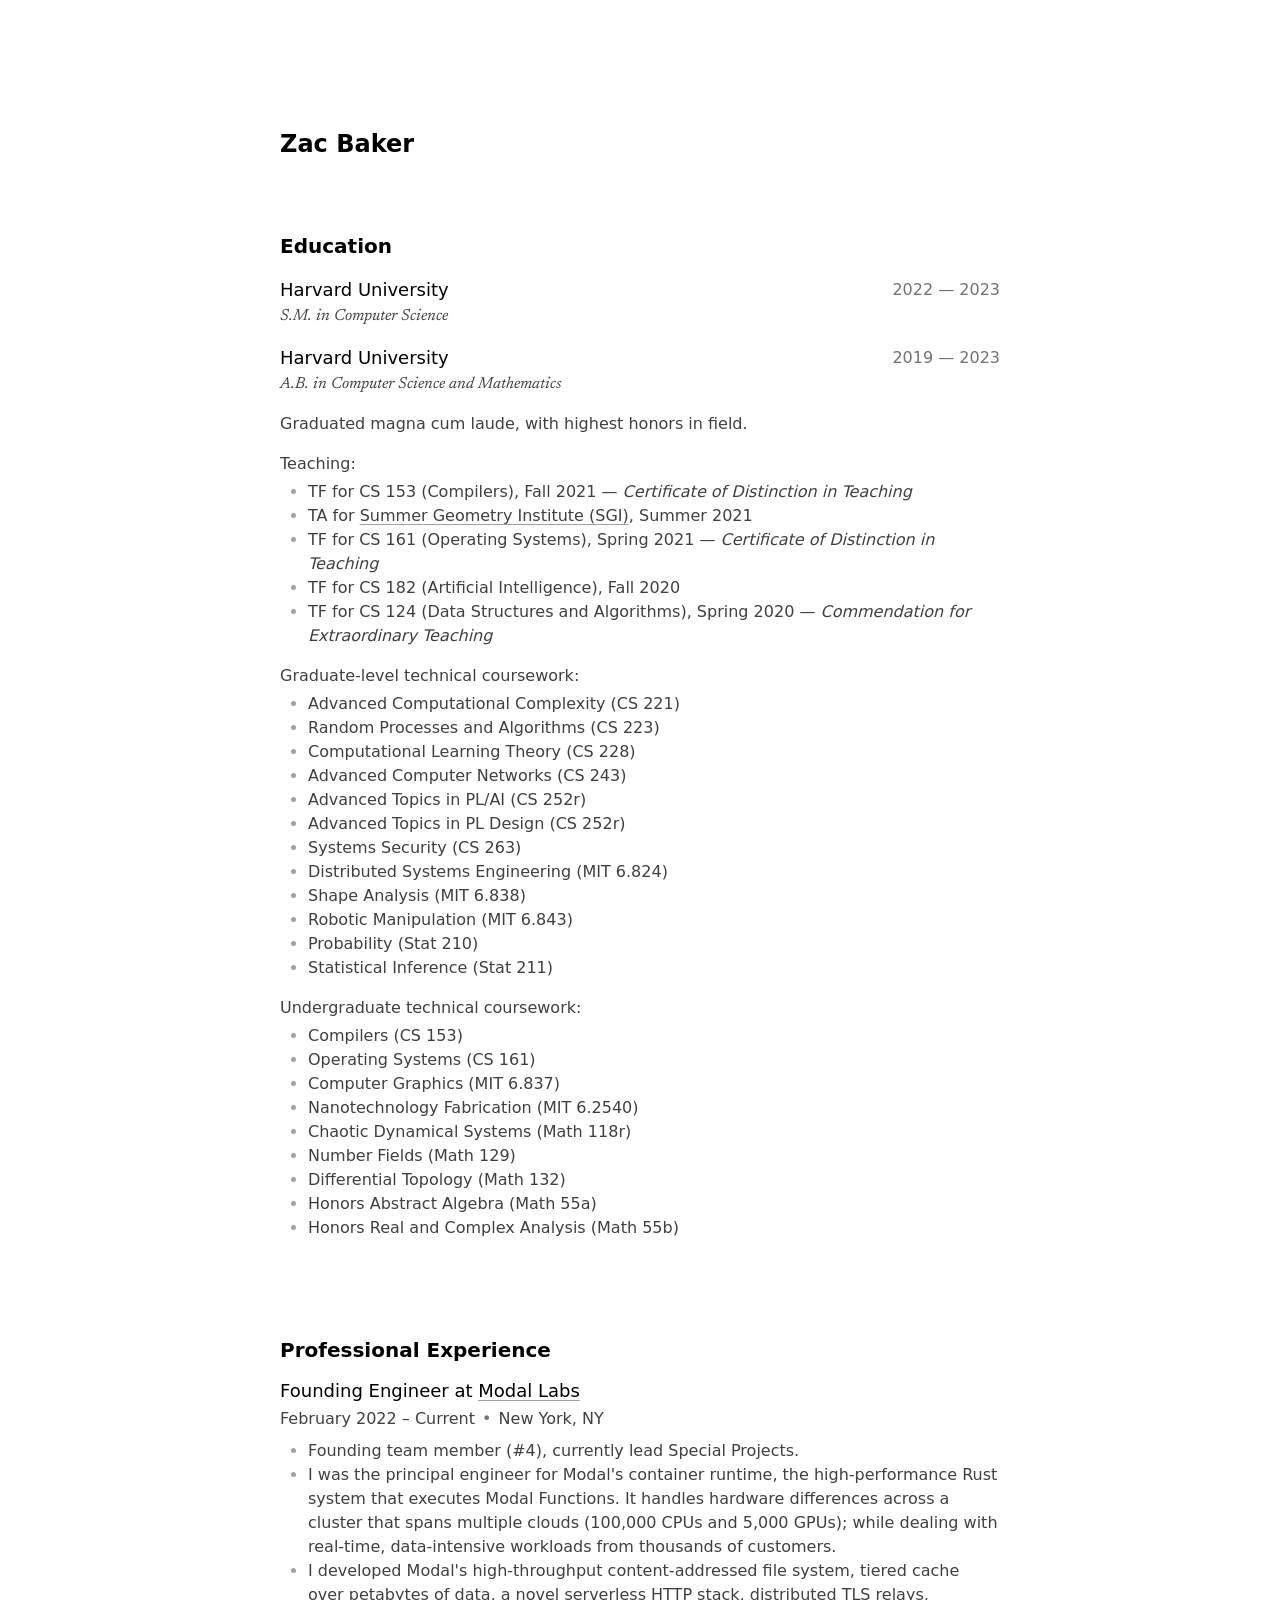
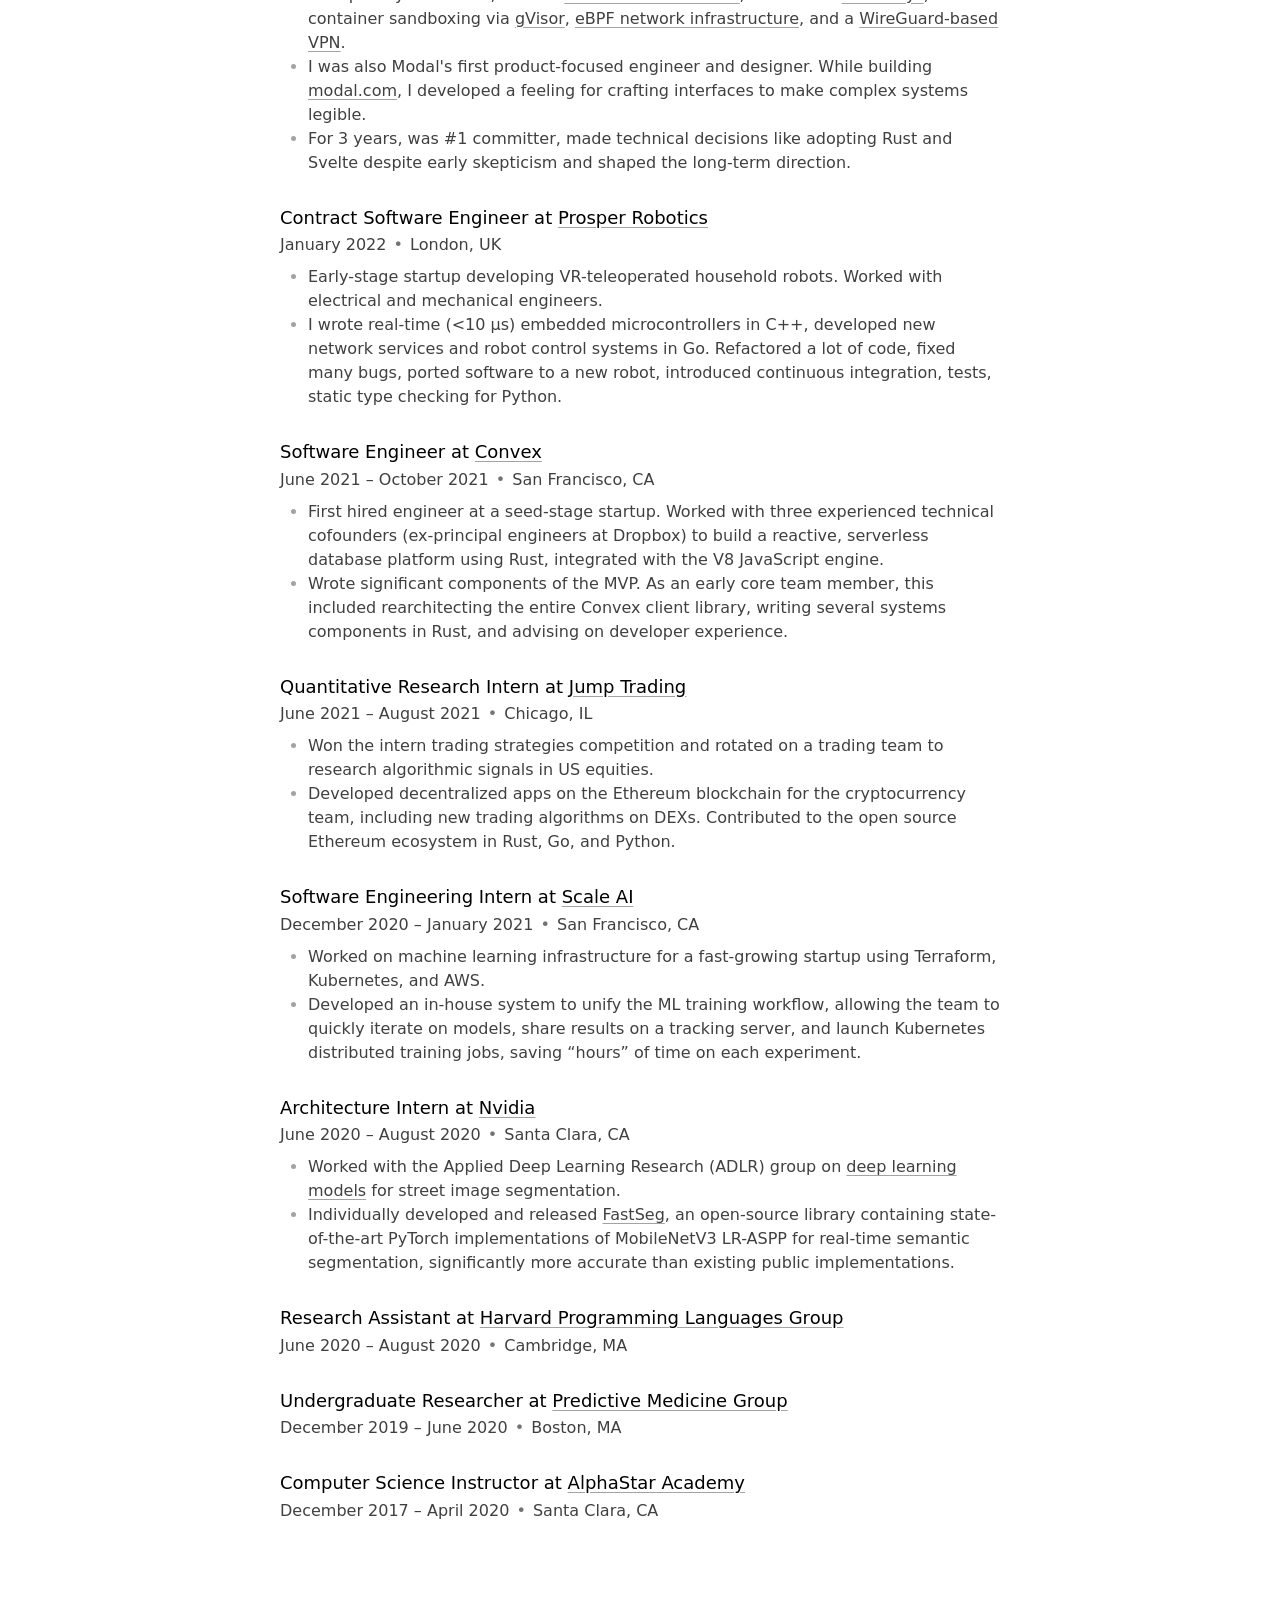
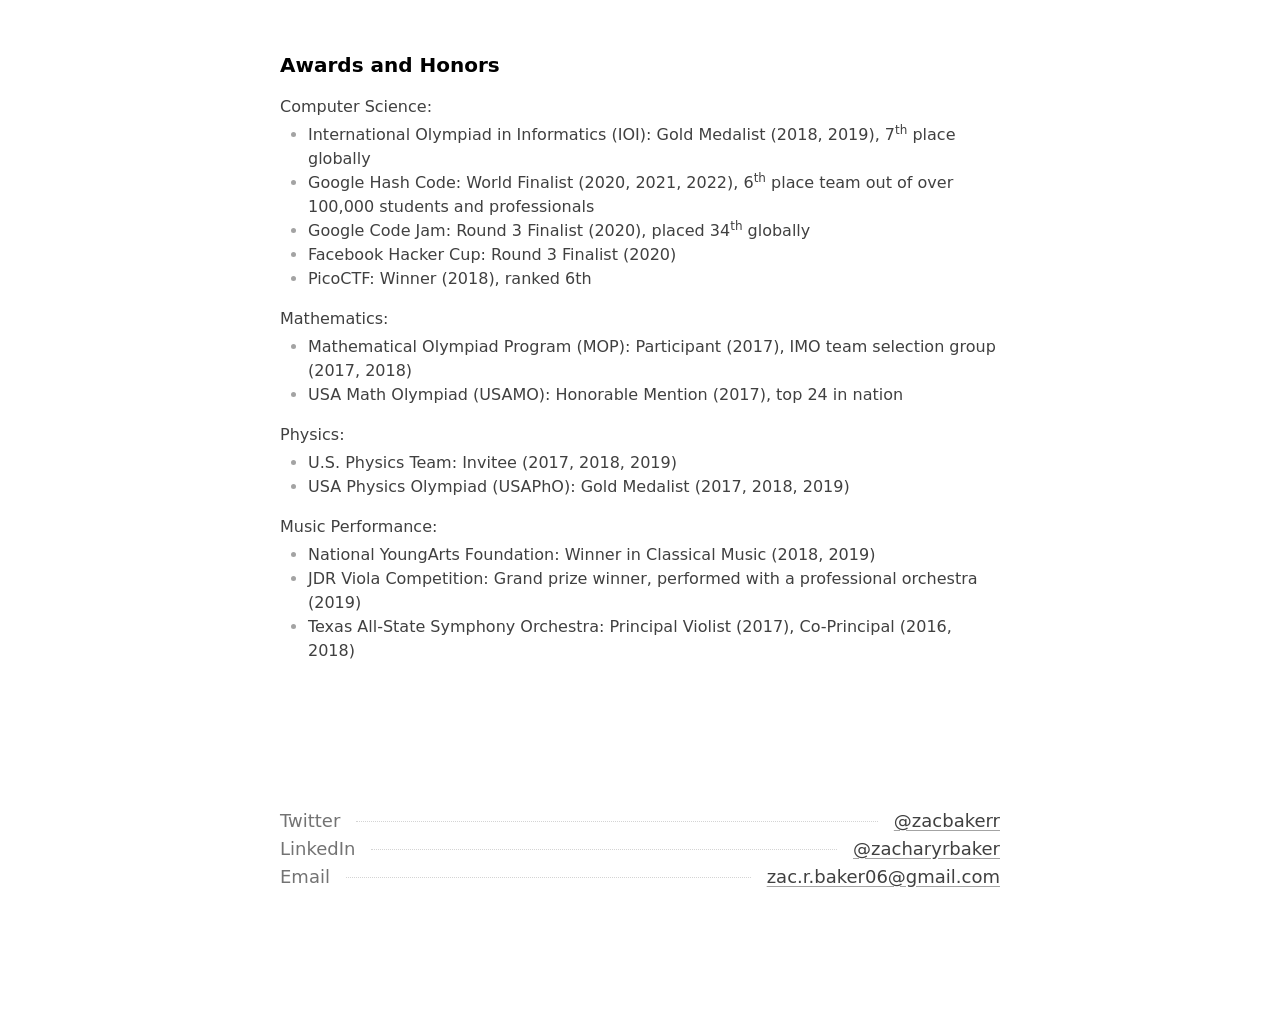
<file: resume.html>
<!DOCTYPE html>
<html lang="en">
  <head>
    <meta charset="utf-8" />
    <link rel="icon" type="image/svg+xml" sizes="any" href="/favicon.svg" />
    <meta name="viewport" content="width=device-width, initial-scale=1" />
    <meta http-equiv="content-security-policy" content="">
		<link href="./_app/immutable/assets/_layout.f629ce2f.css" rel="stylesheet">
		<link href="./_app/immutable/assets/_page.badbca58.css" rel="stylesheet">
		<link rel="modulepreload" href="./_app/immutable/entry/start.cd025665.js">
		<link rel="modulepreload" href="./_app/immutable/chunks/index.5437a47d.js">
		<link rel="modulepreload" href="./_app/immutable/chunks/singletons.cbed10bf.js">
		<link rel="modulepreload" href="./_app/immutable/entry/app.f5f7e3db.js">
		<link rel="modulepreload" href="./_app/immutable/entry/_layout.svelte.8e5e2233.js">
		<link rel="modulepreload" href="./_app/immutable/chunks/stores.b2e13164.js">
		<link rel="modulepreload" href="./_app/immutable/chunks/index.8b5413c5.js">
		<link rel="modulepreload" href="./_app/immutable/entry/_layout.ts.b8f0fca0.js">
		<link rel="modulepreload" href="./_app/immutable/chunks/_layout.43150cb7.js">
		<link rel="modulepreload" href="./_app/immutable/entry/resume-page.svelte.f281876e.js">
		<link rel="modulepreload" href="./_app/immutable/chunks/Seo.81a06601.js"><title>Zac Baker – Resume</title><!-- HEAD_svelte-1xw0bo2_START --><script async src="https://www.googletagmanager.com/gtag/js?id=UA-156644599-1"></script>
    <script>window.dataLayer = window.dataLayer || [];
      function gtag() {
        dataLayer.push(arguments);
      }
      gtag("js", new Date());
      gtag("config", "UA-156644599-1");
    </script><!-- HEAD_svelte-1xw0bo2_END --><!-- HEAD_svelte-1fbmuei_START --><meta name="description" content="Software engineer, researcher, and designer. Making meaningful systems and interfaces for people."><meta property="og:title" content="Zac Baker – Resume"><meta property="og:description" content="Software engineer, researcher, and designer. Making meaningful systems and interfaces for people."><meta property="og:image" content="https://www.ekzhang.com/assets/images/hudson-landscape.jpg"><meta name="twitter:card" content="summary_large_image"><!-- HEAD_svelte-1fbmuei_END -->
  </head>
  <body>
    <div>




<header class="layout-md flex justify-between items-start" data-sveltekit-noscroll data-sveltekit-preload-code="eager"><h1 class="font-bold text-black text-2xl mb-6"><a href="/">Zac Baker</a>
    </h1>
  <nav class="svelte-bgdsr9"></nav>
</header>

<main>

<section class="layout-md py-12"><h2 class="heading2">Education</h2>

  <div class="mb-4"><div class="flex justify-between items-end"><h3 class="text-black text-lg">Harvard University</h3>
      <div class="text-neutral-500 mb-0.5">2022 — 2023</div></div>
    <p class="byline svelte-w75nkw">S.M. in Computer Science</p></div>

  <div class="mb-4"><div class="flex justify-between items-end"><h3 class="text-black text-lg">Harvard University</h3>
      <div class="text-neutral-500 mb-0.5">2019 — 2023</div></div>
    <p class="byline svelte-w75nkw">A.B. in Computer Science and Mathematics</p></div>

  <p>Graduated magna cum laude, with highest honors in field.</p>

  <h4 class="font-medium mt-4 mb-1">Teaching:</h4>
  <ul class="svelte-w75nkw"><li class="svelte-w75nkw">TF for CS 153 (Compilers), Fall 2021 —
      <em class="svelte-w75nkw">Certificate of Distinction in Teaching</em></li>
    <li class="svelte-w75nkw">TA for
      <a class="link svelte-w75nkw" href="https://sgi.mit.edu/">Summer Geometry Institute (SGI)</a>, Summer 2021
    </li>
    <li class="svelte-w75nkw">TF for CS 161 (Operating Systems), Spring 2021 —
      <em class="svelte-w75nkw">Certificate of Distinction in Teaching</em></li>
    <li class="svelte-w75nkw">TF for CS 182 (Artificial Intelligence), Fall 2020</li>
    <li class="svelte-w75nkw">TF for CS 124 (Data Structures and Algorithms), Spring 2020 —
      <em class="svelte-w75nkw">Commendation for Extraordinary Teaching</em></li></ul>

  <h4 class="font-medium mt-4 mb-1">Graduate-level technical coursework:</h4>
  <ul class="svelte-w75nkw"><li class="svelte-w75nkw">Advanced Computational Complexity (CS 221)</li>
    <li class="svelte-w75nkw">Random Processes and Algorithms (CS 223)</li>
    <li class="svelte-w75nkw">Computational Learning Theory (CS 228)</li>
    <li class="svelte-w75nkw">Advanced Computer Networks (CS 243)</li>
    <li class="svelte-w75nkw">Advanced Topics in PL/AI (CS 252r)</li>
    <li class="svelte-w75nkw">Advanced Topics in PL Design (CS 252r)</li>
    <li class="svelte-w75nkw">Systems Security (CS 263)</li>
    <li class="svelte-w75nkw">Distributed Systems Engineering (MIT 6.824)</li>
    <li class="svelte-w75nkw">Shape Analysis (MIT 6.838)</li>
    <li class="svelte-w75nkw">Robotic Manipulation (MIT 6.843)</li>
    <li class="svelte-w75nkw">Probability (Stat 210)</li>
    <li class="svelte-w75nkw">Statistical Inference (Stat 211)</li></ul>

  <h4 class="font-medium mt-4 mb-1">Undergraduate technical coursework:</h4>
  <ul class="svelte-w75nkw"><li class="svelte-w75nkw">Compilers (CS 153)</li>
    <li class="svelte-w75nkw">Operating Systems (CS 161)</li>
    <li class="svelte-w75nkw">Computer Graphics (MIT 6.837)</li>
    <li class="svelte-w75nkw">Nanotechnology Fabrication (MIT 6.2540)</li>
    <li class="svelte-w75nkw">Chaotic Dynamical Systems (Math 118r)</li>
    <li class="svelte-w75nkw">Number Fields (Math 129)</li>
    <li class="svelte-w75nkw">Differential Topology (Math 132)</li>
    <li class="svelte-w75nkw">Honors Abstract Algebra (Math 55a)</li>
    <li class="svelte-w75nkw">Honors Real and Complex Analysis (Math 55b)</li></ul></section>

<section class="layout-md py-12"><h2 class="heading2">Professional Experience</h2>

  <div class="mb-8"><h3 class="text-black text-lg leading-tight mb-1">Founding Engineer at <a class="link" href="https://modal.com/">Modal Labs</a></h3>
  <p class="font-light mb-2"><span class="whitespace-nowrap">February 2022 – Current</span>
    <span class="px-0.5 text-neutral-500">•</span>
    <span class="whitespace-nowrap">New York, NY</span></p>
  <ul class="list-disc pl-7 marker:text-neutral-400"><li>Founding team member (#4), currently lead Special Projects.</li>
    <li>I was the principal engineer for Modal&#39;s container runtime, the
      high-performance Rust system that executes Modal Functions. It handles
      hardware differences across a cluster that spans multiple clouds (100,000
      CPUs and 5,000 GPUs); while dealing with real-time, data-intensive
      workloads from thousands of customers.
    </li>
    <li>I developed Modal&#39;s high-throughput content-addressed file system, tiered
      cache over petabytes of data, a novel <a class="link" href="https://modal.com/blog/serverless-http">serverless HTTP stack</a>, distributed
      <a class="link" href="https://modal.com/docs/guide/tunnels">TLS relays</a>, container sandboxing via
      <a class="link" href="https://gvisor.dev/users/">gVisor</a>,
      <a class="link" href="https://modal.com/docs/guide/private-networking">eBPF network infrastructure</a>, and a
      <a class="link" href="https://modal.com/blog/vprox">WireGuard-based VPN</a>.
    </li>
    <li>I was also Modal&#39;s first product-focused engineer and designer. While
      building <a class="link" href="https://modal.com">modal.com</a>, I
      developed a feeling for crafting interfaces to make complex systems
      legible.
    </li>
    <li>For 3 years, was #1 committer, made technical decisions like adopting Rust
      and Svelte despite early skepticism and shaped the long-term direction.
    </li></ul></div>

  <div class="mb-8"><h3 class="text-black text-lg leading-tight mb-1">Contract Software Engineer at <a class="link" href="https://prosper.org/">Prosper Robotics</a></h3>
  <p class="font-light mb-2"><span class="whitespace-nowrap">January 2022</span>
    <span class="px-0.5 text-neutral-500">•</span>
    <span class="whitespace-nowrap">London, UK</span></p>
  <ul class="list-disc pl-7 marker:text-neutral-400"><li>Early-stage startup developing VR-teleoperated household robots. Worked
      with electrical and mechanical engineers.
    </li>
    <li>I wrote real-time (&lt;10 μs) embedded microcontrollers in C++, developed
      new network services and robot control systems in Go. Refactored a lot of
      code, fixed many bugs, ported software to a new robot, introduced
      continuous integration, tests, static type checking for Python.
    </li></ul></div>

  <div class="mb-8"><h3 class="text-black text-lg leading-tight mb-1">Software Engineer at <a class="link" href="https://convex.dev/">Convex</a></h3>
  <p class="font-light mb-2"><span class="whitespace-nowrap">June 2021 – October 2021</span>
    <span class="px-0.5 text-neutral-500">•</span>
    <span class="whitespace-nowrap">San Francisco, CA</span></p>
  <ul class="list-disc pl-7 marker:text-neutral-400"><li>First hired engineer at a seed-stage startup. Worked with three
      experienced technical cofounders (ex-principal engineers at Dropbox) to
      build a reactive, serverless database platform using Rust, integrated with
      the V8 JavaScript engine.
    </li>
    <li>Wrote significant components of the MVP. As an early core team member,
      this included rearchitecting the entire Convex client library, writing
      several systems components in Rust, and advising on developer experience.
    </li></ul></div>

  <div class="mb-8"><h3 class="text-black text-lg leading-tight mb-1">Quantitative Research Intern at <a class="link" href="https://jumptrading.com/">Jump Trading</a></h3>
  <p class="font-light mb-2"><span class="whitespace-nowrap">June 2021 – August 2021</span>
    <span class="px-0.5 text-neutral-500">•</span>
    <span class="whitespace-nowrap">Chicago, IL</span></p>
  <ul class="list-disc pl-7 marker:text-neutral-400"><li>Won the intern trading strategies competition and rotated on a trading
      team to research algorithmic signals in US equities.
    </li>
    <li>Developed decentralized apps on the Ethereum blockchain for the
      cryptocurrency team, including new trading algorithms on DEXs. Contributed
      to the open source Ethereum ecosystem in Rust, Go, and Python.
    </li></ul></div>

  <div class="mb-8"><h3 class="text-black text-lg leading-tight mb-1">Software Engineering Intern at <a class="link" href="https://scale.com/">Scale AI</a></h3>
  <p class="font-light mb-2"><span class="whitespace-nowrap">December 2020 – January 2021</span>
    <span class="px-0.5 text-neutral-500">•</span>
    <span class="whitespace-nowrap">San Francisco, CA</span></p>
  <ul class="list-disc pl-7 marker:text-neutral-400"><li>Worked on machine learning infrastructure for a fast-growing startup using
      Terraform, Kubernetes, and AWS.
    </li>
    <li>Developed an in-house system to unify the ML training workflow, allowing
      the team to quickly iterate on models, share results on a tracking server,
      and launch Kubernetes distributed training jobs, saving “hours” of time on
      each experiment.
    </li></ul></div>

  <div class="mb-8"><h3 class="text-black text-lg leading-tight mb-1">Architecture Intern at <a class="link" href="https://www.nvidia.com">Nvidia</a></h3>
  <p class="font-light mb-2"><span class="whitespace-nowrap">June 2020 – August 2020</span>
    <span class="px-0.5 text-neutral-500">•</span>
    <span class="whitespace-nowrap">Santa Clara, CA</span></p>
  <ul class="list-disc pl-7 marker:text-neutral-400"><li>Worked with the Applied Deep Learning Research (ADLR) group on
      <a class="link" href="https://arxiv.org/abs/2005.10821">deep learning models</a> for street image segmentation.
    </li>
    <li>Individually developed and released
      <a class="link" href="https://github.com/ekzhang/fastseg">FastSeg</a>, an
      open-source library containing state-of-the-art PyTorch implementations of
      MobileNetV3 LR-ASPP for real-time semantic segmentation, significantly
      more accurate than existing public implementations.
    </li></ul></div>

  <div class="mb-8 cursor-pointer"><h3 class="text-black text-lg leading-tight mb-1">Research Assistant at <a class="link" href="https://pl.seas.harvard.edu/">Harvard Programming Languages Group</a></h3>
  <p class="font-light mb-2"><span class="whitespace-nowrap">June 2020 – August 2020</span>
    <span class="px-0.5 text-neutral-500">•</span>
    <span class="whitespace-nowrap">Cambridge, MA</span></p>
  </div>

  <div class="mb-8 cursor-pointer"><h3 class="text-black text-lg leading-tight mb-1">Undergraduate Researcher at <a class="link" href="https://www.predmed.org/">Predictive Medicine Group</a></h3>
  <p class="font-light mb-2"><span class="whitespace-nowrap">December 2019 – June 2020</span>
    <span class="px-0.5 text-neutral-500">•</span>
    <span class="whitespace-nowrap">Boston, MA</span></p>
  </div>

  <div class="mb-8 cursor-pointer"><h3 class="text-black text-lg leading-tight mb-1">Computer Science Instructor at <a class="link" href="https://alphastar.academy/">AlphaStar Academy</a></h3>
  <p class="font-light mb-2"><span class="whitespace-nowrap">December 2017 – April 2020</span>
    <span class="px-0.5 text-neutral-500">•</span>
    <span class="whitespace-nowrap">Santa Clara, CA</span></p>
  </div></section>

<section class="layout-md py-12"><h2 class="heading2">Awards and Honors</h2>

  <div class="mb-4"><h3 class="font-medium mb-1">Computer Science:</h3>
    <ul class="svelte-w75nkw"><li class="svelte-w75nkw"><b class="svelte-w75nkw">International Olympiad in Informatics (IOI):</b> Gold Medalist (2018,
        2019), 7<sup class="svelte-w75nkw">th</sup> place globally
      </li>
      <li class="svelte-w75nkw"><b class="svelte-w75nkw">Google Hash Code:</b> World Finalist (2020, 2021, 2022), 6<sup class="svelte-w75nkw">th</sup> place team out of over 100,000 students and professionals
      </li>
      <li class="svelte-w75nkw"><b class="svelte-w75nkw">Google Code Jam:</b> Round 3 Finalist (2020), placed 34<sup class="svelte-w75nkw">th</sup>
        globally
      </li>
      <li class="svelte-w75nkw"><b class="svelte-w75nkw">Facebook Hacker Cup:</b> Round 3 Finalist (2020)</li>
      <li class="svelte-w75nkw"><b class="svelte-w75nkw">PicoCTF:</b> Winner (2018), ranked 6th</li></ul></div>

  <div class="mb-4"><h3 class="font-medium mb-1">Mathematics:</h3>
    <ul class="svelte-w75nkw"><li class="svelte-w75nkw"><b class="svelte-w75nkw">Mathematical Olympiad Program (MOP):</b> Participant (2017), IMO team
        selection group (2017, 2018)
      </li>
      <li class="svelte-w75nkw"><b class="svelte-w75nkw">USA Math Olympiad (USAMO):</b> Honorable Mention (2017), top 24 in nation
      </li></ul></div>

  <div class="mb-4"><h3 class="font-medium mb-1">Physics:</h3>
    <ul class="svelte-w75nkw"><li class="svelte-w75nkw"><b class="svelte-w75nkw">U.S. Physics Team:</b> Invitee (2017, 2018, 2019)</li>
      <li class="svelte-w75nkw"><b class="svelte-w75nkw">USA Physics Olympiad (USAPhO):</b> Gold Medalist (2017, 2018, 2019)
      </li></ul></div>

  <div class="mb-4"><h3 class="font-medium mb-1">Music Performance:</h3>
    <ul class="svelte-w75nkw"><li class="svelte-w75nkw"><b class="svelte-w75nkw">National YoungArts Foundation:</b> Winner in Classical Music (2018, 2019)
      </li>
      <li class="svelte-w75nkw"><b class="svelte-w75nkw">JDR Viola Competition:</b> Grand prize winner, performed with a professional
        orchestra (2019)
      </li>
      <li class="svelte-w75nkw"><b class="svelte-w75nkw">Texas All-State Symphony Orchestra:</b> Principal Violist (2017), Co-Principal
        (2016, 2018)
      </li></ul></div>
</section></main>

<footer class="layout-md mt-20 text-lg flex flex-col"><div class="row svelte-1t3hv3r"><span class="svelte-1t3hv3r">Twitter</span>
    <hr class="svelte-1t3hv3r">
    <a class="link svelte-1t3hv3r" href="https://x.com/zacbakerr">@zacbakerr</a></div>
  <div class="row svelte-1t3hv3r"><span class="svelte-1t3hv3r">LinkedIn</span>
    <hr class="svelte-1t3hv3r">
    <a class="link svelte-1t3hv3r" href="https://www.linkedin.com/in/zacharyrbaker/">@zacharyrbaker</a></div>
  <div class="row svelte-1t3hv3r"><span class="svelte-1t3hv3r">Email</span>
    <hr class="svelte-1t3hv3r">
    <a class="link svelte-1t3hv3r" href="mailto:zac.r.baker06@gmail.com">zac.r.baker06@gmail.com</a></div>
</footer>


			
			<script>
				{
					__sveltekit_1ob5snl = {
						env: {},
						base: new URL(".", location).pathname.slice(0, -1),
						element: document.currentScript.parentElement
					};

					const data = [null,null];

					Promise.all([
						import("./_app/immutable/entry/start.cd025665.js"),
						import("./_app/immutable/entry/app.f5f7e3db.js")
					]).then(([kit, app]) => {
						kit.start(app, __sveltekit_1ob5snl.element, {
							node_ids: [0, 5],
							data,
							form: null,
							error: null
						});
					});
				}
			</script>
		</div>
  </body>
</html>
</file>
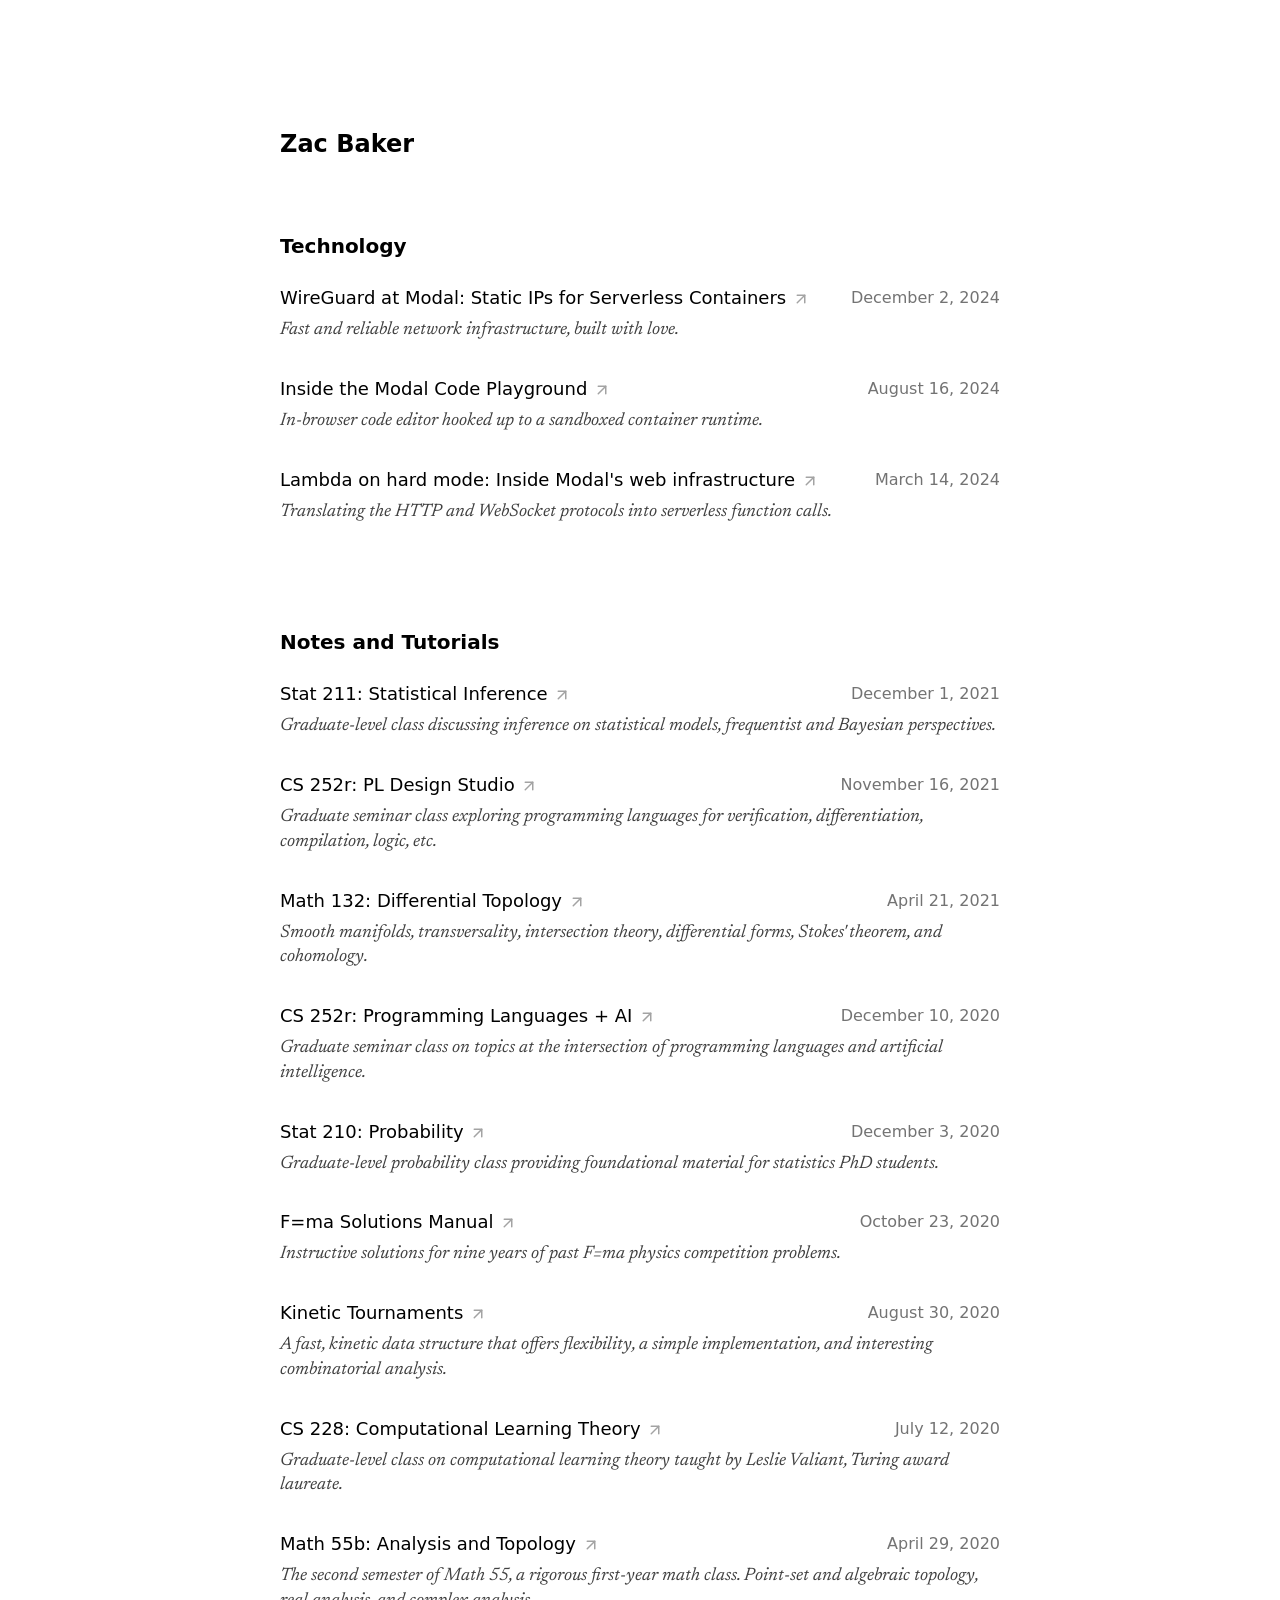
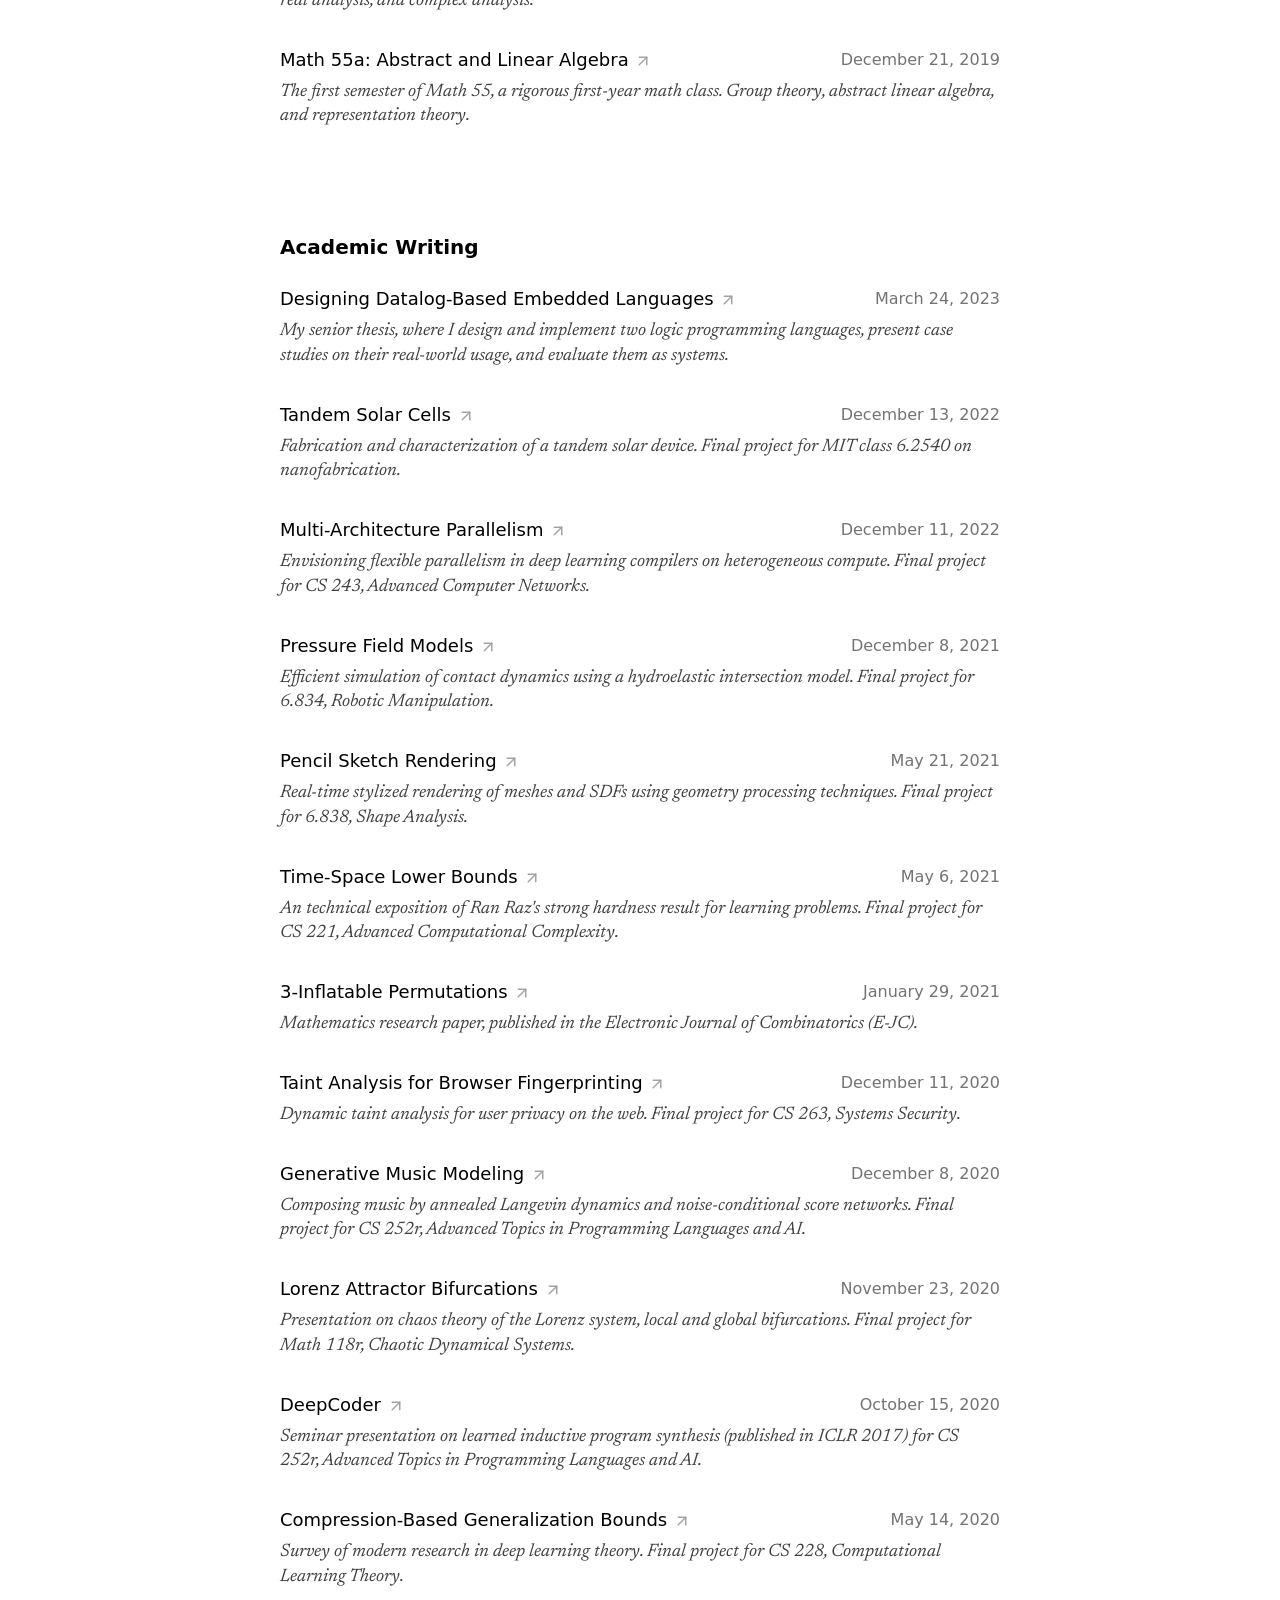
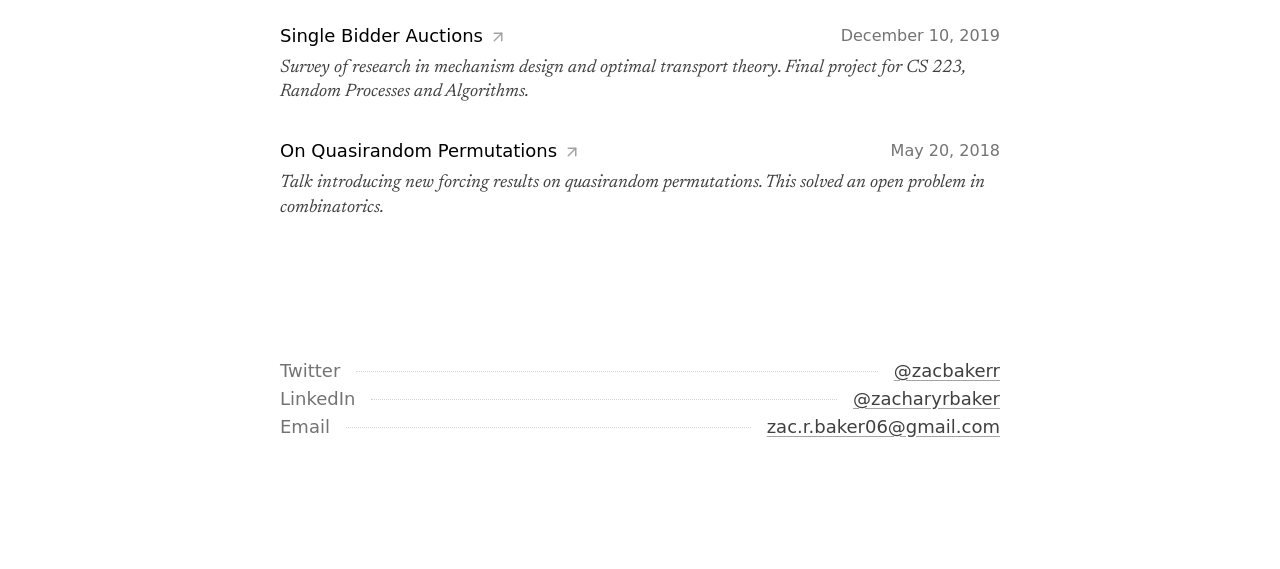
<file: writing.html>
<!DOCTYPE html>
<html lang="en">
  <head>
    <meta charset="utf-8" />
    <link rel="icon" type="image/svg+xml" sizes="any" href="/favicon.svg" />
    <meta name="viewport" content="width=device-width, initial-scale=1" />
    <meta http-equiv="content-security-policy" content="">
		<link href="./_app/immutable/assets/_layout.f629ce2f.css" rel="stylesheet">
		<link rel="modulepreload" href="./_app/immutable/entry/start.cd025665.js">
		<link rel="modulepreload" href="./_app/immutable/chunks/index.5437a47d.js">
		<link rel="modulepreload" href="./_app/immutable/chunks/singletons.cbed10bf.js">
		<link rel="modulepreload" href="./_app/immutable/entry/app.f5f7e3db.js">
		<link rel="modulepreload" href="./_app/immutable/entry/_layout.svelte.8e5e2233.js">
		<link rel="modulepreload" href="./_app/immutable/chunks/stores.b2e13164.js">
		<link rel="modulepreload" href="./_app/immutable/chunks/index.8b5413c5.js">
		<link rel="modulepreload" href="./_app/immutable/entry/_layout.ts.b8f0fca0.js">
		<link rel="modulepreload" href="./_app/immutable/chunks/_layout.43150cb7.js">
		<link rel="modulepreload" href="./_app/immutable/entry/writing-page.svelte.489f19b5.js">
		<link rel="modulepreload" href="./_app/immutable/chunks/Seo.81a06601.js">
		<link rel="modulepreload" href="./_app/immutable/chunks/arrow-up-right.a4a9c040.js">
		<link rel="modulepreload" href="./_app/immutable/chunks/Icon.c770d445.js">
		<link rel="modulepreload" href="./_app/immutable/chunks/utils.7d7f714d.js"><title>Zac Baker – Writing</title><!-- HEAD_svelte-1xw0bo2_START --><script async src="https://www.googletagmanager.com/gtag/js?id=UA-156644599-1"></script>
    <script>window.dataLayer = window.dataLayer || [];
      function gtag() {
        dataLayer.push(arguments);
      }
      gtag("js", new Date());
      gtag("config", "UA-156644599-1");
    </script><!-- HEAD_svelte-1xw0bo2_END --><!-- HEAD_svelte-1fbmuei_START --><meta name="description" content="Past writing: academic papers, presentations, notes, tutorials, and technical blog posts."><meta property="og:title" content="Zac Baker – Writing"><meta property="og:description" content="Past writing: academic papers, presentations, notes, tutorials, and technical blog posts."><meta property="og:image" content="https://www.ekzhang.com/assets/images/hudson-landscape.jpg"><meta name="twitter:card" content="summary_large_image"><!-- HEAD_svelte-1fbmuei_END -->
  </head>
  <body>
    <div>




<header class="layout-md flex justify-between items-start" data-sveltekit-noscroll data-sveltekit-preload-code="eager"><h1 class="font-bold text-black text-2xl mb-6"><a href="/">Zac Baker</a>
    </h1>
  <nav class="svelte-bgdsr9"></nav>
</header>

<main>

<section class="layout-md py-12"><h2 class="heading2">Technology</h2>
  <div class="grid gap-y-4"><a href="https://modal.com/blog/vprox" class="block -mx-3 px-3 py-2 hover:bg-neutral-100 transition-colors" target="_blank" rel="noreferrer"><div class="flex flex-col sm:flex-row sm:items-end mb-1.5"><div class="text-lg text-black">WireGuard at Modal: Static IPs for Serverless Containers
          <svg xmlns="http://www.w3.org/2000/svg" width="18" height="18" viewBox="0 0 24 24" fill="none" stroke="currentColor" stroke-width="2" stroke-linecap="round" stroke-linejoin="round" class="lucide-icon lucide lucide-arrow-up-right inline text-neutral-400"><line x1="7" y1="17" x2="17" y2="7"></line><polyline points="7 7 17 7 17 17"></polyline></svg></div>
        <div class="sm:ml-auto mb-0.5 text-neutral-500">December 2, 2024
        </div></div>
      <div class="text-lg leading-snug font-serif italic">Fast and reliable network infrastructure, built with love.
</div>
    </a><a href="https://modal.com/blog/playground" class="block -mx-3 px-3 py-2 hover:bg-neutral-100 transition-colors" target="_blank" rel="noreferrer"><div class="flex flex-col sm:flex-row sm:items-end mb-1.5"><div class="text-lg text-black">Inside the Modal Code Playground
          <svg xmlns="http://www.w3.org/2000/svg" width="18" height="18" viewBox="0 0 24 24" fill="none" stroke="currentColor" stroke-width="2" stroke-linecap="round" stroke-linejoin="round" class="lucide-icon lucide lucide-arrow-up-right inline text-neutral-400"><line x1="7" y1="17" x2="17" y2="7"></line><polyline points="7 7 17 7 17 17"></polyline></svg></div>
        <div class="sm:ml-auto mb-0.5 text-neutral-500">August 16, 2024
        </div></div>
      <div class="text-lg leading-snug font-serif italic">In-browser code editor hooked up to a sandboxed container runtime.
</div>
    </a><a href="https://modal.com/blog/serverless-http" class="block -mx-3 px-3 py-2 hover:bg-neutral-100 transition-colors" target="_blank" rel="noreferrer"><div class="flex flex-col sm:flex-row sm:items-end mb-1.5"><div class="text-lg text-black">Lambda on hard mode: Inside Modal's web infrastructure
          <svg xmlns="http://www.w3.org/2000/svg" width="18" height="18" viewBox="0 0 24 24" fill="none" stroke="currentColor" stroke-width="2" stroke-linecap="round" stroke-linejoin="round" class="lucide-icon lucide lucide-arrow-up-right inline text-neutral-400"><line x1="7" y1="17" x2="17" y2="7"></line><polyline points="7 7 17 7 17 17"></polyline></svg></div>
        <div class="sm:ml-auto mb-0.5 text-neutral-500">March 14, 2024
        </div></div>
      <div class="text-lg leading-snug font-serif italic">Translating the HTTP and WebSocket protocols into serverless function calls.
</div>
    </a></div></section>

<section class="layout-md py-12"><h2 class="heading2">Notes and Tutorials</h2>
  <div class="grid gap-y-4"><a href="/assets/pdf/Stat_211_Notes.pdf" class="block -mx-3 px-3 py-2 hover:bg-neutral-100 transition-colors" target="_blank" rel="noreferrer"><div class="flex flex-col sm:flex-row sm:items-end mb-1.5"><div class="text-lg text-black">Stat 211: Statistical Inference
          <svg xmlns="http://www.w3.org/2000/svg" width="18" height="18" viewBox="0 0 24 24" fill="none" stroke="currentColor" stroke-width="2" stroke-linecap="round" stroke-linejoin="round" class="lucide-icon lucide lucide-arrow-up-right inline text-neutral-400"><line x1="7" y1="17" x2="17" y2="7"></line><polyline points="7 7 17 7 17 17"></polyline></svg></div>
        <div class="sm:ml-auto mb-0.5 text-neutral-500">December 1, 2021
        </div></div>
      <div class="text-lg leading-snug font-serif italic">Graduate-level class discussing inference on statistical models, frequentist and Bayesian perspectives.
</div>
    </a><a href="/assets/pdf/CS_252r_Notes_PL_Studio.pdf" class="block -mx-3 px-3 py-2 hover:bg-neutral-100 transition-colors" target="_blank" rel="noreferrer"><div class="flex flex-col sm:flex-row sm:items-end mb-1.5"><div class="text-lg text-black">CS 252r: PL Design Studio
          <svg xmlns="http://www.w3.org/2000/svg" width="18" height="18" viewBox="0 0 24 24" fill="none" stroke="currentColor" stroke-width="2" stroke-linecap="round" stroke-linejoin="round" class="lucide-icon lucide lucide-arrow-up-right inline text-neutral-400"><line x1="7" y1="17" x2="17" y2="7"></line><polyline points="7 7 17 7 17 17"></polyline></svg></div>
        <div class="sm:ml-auto mb-0.5 text-neutral-500">November 16, 2021
        </div></div>
      <div class="text-lg leading-snug font-serif italic">Graduate seminar class exploring programming languages for verification, differentiation, compilation, logic, etc.
</div>
    </a><a href="/assets/pdf/Math_132_Notes.pdf" class="block -mx-3 px-3 py-2 hover:bg-neutral-100 transition-colors" target="_blank" rel="noreferrer"><div class="flex flex-col sm:flex-row sm:items-end mb-1.5"><div class="text-lg text-black">Math 132: Differential Topology
          <svg xmlns="http://www.w3.org/2000/svg" width="18" height="18" viewBox="0 0 24 24" fill="none" stroke="currentColor" stroke-width="2" stroke-linecap="round" stroke-linejoin="round" class="lucide-icon lucide lucide-arrow-up-right inline text-neutral-400"><line x1="7" y1="17" x2="17" y2="7"></line><polyline points="7 7 17 7 17 17"></polyline></svg></div>
        <div class="sm:ml-auto mb-0.5 text-neutral-500">April 21, 2021
        </div></div>
      <div class="text-lg leading-snug font-serif italic">Smooth manifolds, transversality, intersection theory, differential forms, Stokes' theorem, and cohomology.
</div>
    </a><a href="/assets/pdf/CS_252r_Notes.pdf" class="block -mx-3 px-3 py-2 hover:bg-neutral-100 transition-colors" target="_blank" rel="noreferrer"><div class="flex flex-col sm:flex-row sm:items-end mb-1.5"><div class="text-lg text-black">CS 252r: Programming Languages + AI
          <svg xmlns="http://www.w3.org/2000/svg" width="18" height="18" viewBox="0 0 24 24" fill="none" stroke="currentColor" stroke-width="2" stroke-linecap="round" stroke-linejoin="round" class="lucide-icon lucide lucide-arrow-up-right inline text-neutral-400"><line x1="7" y1="17" x2="17" y2="7"></line><polyline points="7 7 17 7 17 17"></polyline></svg></div>
        <div class="sm:ml-auto mb-0.5 text-neutral-500">December 10, 2020
        </div></div>
      <div class="text-lg leading-snug font-serif italic">Graduate seminar class on topics at the intersection of programming languages and artificial intelligence.
</div>
    </a><a href="/assets/pdf/Stat_210_Notes.pdf" class="block -mx-3 px-3 py-2 hover:bg-neutral-100 transition-colors" target="_blank" rel="noreferrer"><div class="flex flex-col sm:flex-row sm:items-end mb-1.5"><div class="text-lg text-black">Stat 210: Probability
          <svg xmlns="http://www.w3.org/2000/svg" width="18" height="18" viewBox="0 0 24 24" fill="none" stroke="currentColor" stroke-width="2" stroke-linecap="round" stroke-linejoin="round" class="lucide-icon lucide lucide-arrow-up-right inline text-neutral-400"><line x1="7" y1="17" x2="17" y2="7"></line><polyline points="7 7 17 7 17 17"></polyline></svg></div>
        <div class="sm:ml-auto mb-0.5 text-neutral-500">December 3, 2020
        </div></div>
      <div class="text-lg leading-snug font-serif italic">Graduate-level probability class providing foundational material for statistics PhD students.
</div>
    </a><a href="https://pubs.aip.org/books/monograph/129/F-ma-Contests2011-2019-Solutions-Manual" class="block -mx-3 px-3 py-2 hover:bg-neutral-100 transition-colors" target="_blank" rel="noreferrer"><div class="flex flex-col sm:flex-row sm:items-end mb-1.5"><div class="text-lg text-black">F=ma Solutions Manual
          <svg xmlns="http://www.w3.org/2000/svg" width="18" height="18" viewBox="0 0 24 24" fill="none" stroke="currentColor" stroke-width="2" stroke-linecap="round" stroke-linejoin="round" class="lucide-icon lucide lucide-arrow-up-right inline text-neutral-400"><line x1="7" y1="17" x2="17" y2="7"></line><polyline points="7 7 17 7 17 17"></polyline></svg></div>
        <div class="sm:ml-auto mb-0.5 text-neutral-500">October 23, 2020
        </div></div>
      <div class="text-lg leading-snug font-serif italic">Instructive solutions for nine years of past F=ma physics competition problems.
</div>
    </a><a href="https://codeforces.com/blog/entry/82094" class="block -mx-3 px-3 py-2 hover:bg-neutral-100 transition-colors" target="_blank" rel="noreferrer"><div class="flex flex-col sm:flex-row sm:items-end mb-1.5"><div class="text-lg text-black">Kinetic Tournaments
          <svg xmlns="http://www.w3.org/2000/svg" width="18" height="18" viewBox="0 0 24 24" fill="none" stroke="currentColor" stroke-width="2" stroke-linecap="round" stroke-linejoin="round" class="lucide-icon lucide lucide-arrow-up-right inline text-neutral-400"><line x1="7" y1="17" x2="17" y2="7"></line><polyline points="7 7 17 7 17 17"></polyline></svg></div>
        <div class="sm:ml-auto mb-0.5 text-neutral-500">August 30, 2020
        </div></div>
      <div class="text-lg leading-snug font-serif italic">A fast, kinetic data structure that offers flexibility, a simple implementation, and interesting combinatorial analysis.
</div>
    </a><a href="/assets/pdf/CS_228_Notes.pdf" class="block -mx-3 px-3 py-2 hover:bg-neutral-100 transition-colors" target="_blank" rel="noreferrer"><div class="flex flex-col sm:flex-row sm:items-end mb-1.5"><div class="text-lg text-black">CS 228: Computational Learning Theory
          <svg xmlns="http://www.w3.org/2000/svg" width="18" height="18" viewBox="0 0 24 24" fill="none" stroke="currentColor" stroke-width="2" stroke-linecap="round" stroke-linejoin="round" class="lucide-icon lucide lucide-arrow-up-right inline text-neutral-400"><line x1="7" y1="17" x2="17" y2="7"></line><polyline points="7 7 17 7 17 17"></polyline></svg></div>
        <div class="sm:ml-auto mb-0.5 text-neutral-500">July 12, 2020
        </div></div>
      <div class="text-lg leading-snug font-serif italic">Graduate-level class on computational learning theory taught by Leslie Valiant, Turing award laureate.
</div>
    </a><a href="/assets/pdf/Math_55b_Notes.pdf" class="block -mx-3 px-3 py-2 hover:bg-neutral-100 transition-colors" target="_blank" rel="noreferrer"><div class="flex flex-col sm:flex-row sm:items-end mb-1.5"><div class="text-lg text-black">Math 55b: Analysis and Topology
          <svg xmlns="http://www.w3.org/2000/svg" width="18" height="18" viewBox="0 0 24 24" fill="none" stroke="currentColor" stroke-width="2" stroke-linecap="round" stroke-linejoin="round" class="lucide-icon lucide lucide-arrow-up-right inline text-neutral-400"><line x1="7" y1="17" x2="17" y2="7"></line><polyline points="7 7 17 7 17 17"></polyline></svg></div>
        <div class="sm:ml-auto mb-0.5 text-neutral-500">April 29, 2020
        </div></div>
      <div class="text-lg leading-snug font-serif italic">The second semester of Math 55, a rigorous first-year math class. Point-set and algebraic topology, real analysis, and complex analysis.
</div>
    </a><a href="/assets/pdf/Math_55a_Notes.pdf" class="block -mx-3 px-3 py-2 hover:bg-neutral-100 transition-colors" target="_blank" rel="noreferrer"><div class="flex flex-col sm:flex-row sm:items-end mb-1.5"><div class="text-lg text-black">Math 55a: Abstract and Linear Algebra
          <svg xmlns="http://www.w3.org/2000/svg" width="18" height="18" viewBox="0 0 24 24" fill="none" stroke="currentColor" stroke-width="2" stroke-linecap="round" stroke-linejoin="round" class="lucide-icon lucide lucide-arrow-up-right inline text-neutral-400"><line x1="7" y1="17" x2="17" y2="7"></line><polyline points="7 7 17 7 17 17"></polyline></svg></div>
        <div class="sm:ml-auto mb-0.5 text-neutral-500">December 21, 2019
        </div></div>
      <div class="text-lg leading-snug font-serif italic">The first semester of Math 55, a rigorous first-year math class. Group theory, abstract linear algebra, and representation theory.
</div>
    </a></div></section>

<section class="layout-md py-12"><h2 class="heading2">Academic Writing</h2>
  <div class="grid gap-y-4"><a href="/assets/pdf/Senior_Thesis.pdf" class="block -mx-3 px-3 py-2 hover:bg-neutral-100 transition-colors" target="_blank" rel="noreferrer"><div class="flex flex-col sm:flex-row sm:items-end mb-1.5"><div class="text-lg text-black">Designing Datalog-Based Embedded Languages
          <svg xmlns="http://www.w3.org/2000/svg" width="18" height="18" viewBox="0 0 24 24" fill="none" stroke="currentColor" stroke-width="2" stroke-linecap="round" stroke-linejoin="round" class="lucide-icon lucide lucide-arrow-up-right inline text-neutral-400"><line x1="7" y1="17" x2="17" y2="7"></line><polyline points="7 7 17 7 17 17"></polyline></svg></div>
        <div class="sm:ml-auto mb-0.5 text-neutral-500">March 24, 2023
        </div></div>
      <div class="text-lg leading-snug font-serif italic">My senior thesis, where I design and implement two logic programming languages, present case studies on their real-world usage, and evaluate them as systems.
</div>
    </a><a href="https://docs.google.com/presentation/d/e/2PACX-1vTK3Mz-3TaocxwgeP-RuD4qhdBk6bn_UzdZDrVRpP6-p-wnLut_mfGB0PzeSTnbIc20eXG7E618-Npw/pub" class="block -mx-3 px-3 py-2 hover:bg-neutral-100 transition-colors" target="_blank" rel="noreferrer"><div class="flex flex-col sm:flex-row sm:items-end mb-1.5"><div class="text-lg text-black">Tandem Solar Cells
          <svg xmlns="http://www.w3.org/2000/svg" width="18" height="18" viewBox="0 0 24 24" fill="none" stroke="currentColor" stroke-width="2" stroke-linecap="round" stroke-linejoin="round" class="lucide-icon lucide lucide-arrow-up-right inline text-neutral-400"><line x1="7" y1="17" x2="17" y2="7"></line><polyline points="7 7 17 7 17 17"></polyline></svg></div>
        <div class="sm:ml-auto mb-0.5 text-neutral-500">December 13, 2022
        </div></div>
      <div class="text-lg leading-snug font-serif italic">Fabrication and characterization of a tandem solar device. Final project for MIT class 6.2540 on nanofabrication.
</div>
    </a><a href="/assets/pdf/Jax_Parallelism.pdf" class="block -mx-3 px-3 py-2 hover:bg-neutral-100 transition-colors" target="_blank" rel="noreferrer"><div class="flex flex-col sm:flex-row sm:items-end mb-1.5"><div class="text-lg text-black">Multi-Architecture Parallelism
          <svg xmlns="http://www.w3.org/2000/svg" width="18" height="18" viewBox="0 0 24 24" fill="none" stroke="currentColor" stroke-width="2" stroke-linecap="round" stroke-linejoin="round" class="lucide-icon lucide lucide-arrow-up-right inline text-neutral-400"><line x1="7" y1="17" x2="17" y2="7"></line><polyline points="7 7 17 7 17 17"></polyline></svg></div>
        <div class="sm:ml-auto mb-0.5 text-neutral-500">December 11, 2022
        </div></div>
      <div class="text-lg leading-snug font-serif italic">Envisioning flexible parallelism in deep learning compilers on heterogeneous compute. Final project for CS 243, Advanced Computer Networks.
</div>
    </a><a href="/assets/pdf/Hydroelastics.pdf" class="block -mx-3 px-3 py-2 hover:bg-neutral-100 transition-colors" target="_blank" rel="noreferrer"><div class="flex flex-col sm:flex-row sm:items-end mb-1.5"><div class="text-lg text-black">Pressure Field Models
          <svg xmlns="http://www.w3.org/2000/svg" width="18" height="18" viewBox="0 0 24 24" fill="none" stroke="currentColor" stroke-width="2" stroke-linecap="round" stroke-linejoin="round" class="lucide-icon lucide lucide-arrow-up-right inline text-neutral-400"><line x1="7" y1="17" x2="17" y2="7"></line><polyline points="7 7 17 7 17 17"></polyline></svg></div>
        <div class="sm:ml-auto mb-0.5 text-neutral-500">December 8, 2021
        </div></div>
      <div class="text-lg leading-snug font-serif italic">Efficient simulation of contact dynamics using a hydroelastic intersection model. Final project for 6.834, Robotic Manipulation.
</div>
    </a><a href="https://pencil-sketching.vercel.app/Pencil-Sketching.pdf" class="block -mx-3 px-3 py-2 hover:bg-neutral-100 transition-colors" target="_blank" rel="noreferrer"><div class="flex flex-col sm:flex-row sm:items-end mb-1.5"><div class="text-lg text-black">Pencil Sketch Rendering
          <svg xmlns="http://www.w3.org/2000/svg" width="18" height="18" viewBox="0 0 24 24" fill="none" stroke="currentColor" stroke-width="2" stroke-linecap="round" stroke-linejoin="round" class="lucide-icon lucide lucide-arrow-up-right inline text-neutral-400"><line x1="7" y1="17" x2="17" y2="7"></line><polyline points="7 7 17 7 17 17"></polyline></svg></div>
        <div class="sm:ml-auto mb-0.5 text-neutral-500">May 21, 2021
        </div></div>
      <div class="text-lg leading-snug font-serif italic">Real-time stylized rendering of meshes and SDFs using geometry processing techniques. Final project for 6.838, Shape Analysis.
</div>
    </a><a href="/assets/pdf/Learning_Space_Cryptography.pdf" class="block -mx-3 px-3 py-2 hover:bg-neutral-100 transition-colors" target="_blank" rel="noreferrer"><div class="flex flex-col sm:flex-row sm:items-end mb-1.5"><div class="text-lg text-black">Time-Space Lower Bounds
          <svg xmlns="http://www.w3.org/2000/svg" width="18" height="18" viewBox="0 0 24 24" fill="none" stroke="currentColor" stroke-width="2" stroke-linecap="round" stroke-linejoin="round" class="lucide-icon lucide lucide-arrow-up-right inline text-neutral-400"><line x1="7" y1="17" x2="17" y2="7"></line><polyline points="7 7 17 7 17 17"></polyline></svg></div>
        <div class="sm:ml-auto mb-0.5 text-neutral-500">May 6, 2021
        </div></div>
      <div class="text-lg leading-snug font-serif italic">An technical exposition of Ran Raz's strong hardness result for learning problems. Final project for CS 221, Advanced Computational Complexity.
</div>
    </a><a href="https://www.combinatorics.org/ojs/index.php/eljc/article/view/v28i1p24/pdf" class="block -mx-3 px-3 py-2 hover:bg-neutral-100 transition-colors" target="_blank" rel="noreferrer"><div class="flex flex-col sm:flex-row sm:items-end mb-1.5"><div class="text-lg text-black">3-Inflatable Permutations
          <svg xmlns="http://www.w3.org/2000/svg" width="18" height="18" viewBox="0 0 24 24" fill="none" stroke="currentColor" stroke-width="2" stroke-linecap="round" stroke-linejoin="round" class="lucide-icon lucide lucide-arrow-up-right inline text-neutral-400"><line x1="7" y1="17" x2="17" y2="7"></line><polyline points="7 7 17 7 17 17"></polyline></svg></div>
        <div class="sm:ml-auto mb-0.5 text-neutral-500">January 29, 2021
        </div></div>
      <div class="text-lg leading-snug font-serif italic">Mathematics research paper, published in the Electronic Journal of Combinatorics (E-JC).
</div>
    </a><a href="/assets/pdf/Browser_Fingerprinting.pdf" class="block -mx-3 px-3 py-2 hover:bg-neutral-100 transition-colors" target="_blank" rel="noreferrer"><div class="flex flex-col sm:flex-row sm:items-end mb-1.5"><div class="text-lg text-black">Taint Analysis for Browser Fingerprinting
          <svg xmlns="http://www.w3.org/2000/svg" width="18" height="18" viewBox="0 0 24 24" fill="none" stroke="currentColor" stroke-width="2" stroke-linecap="round" stroke-linejoin="round" class="lucide-icon lucide lucide-arrow-up-right inline text-neutral-400"><line x1="7" y1="17" x2="17" y2="7"></line><polyline points="7 7 17 7 17 17"></polyline></svg></div>
        <div class="sm:ml-auto mb-0.5 text-neutral-500">December 11, 2020
        </div></div>
      <div class="text-lg leading-snug font-serif italic">Dynamic taint analysis for user privacy on the web. Final project for CS 263, Systems Security.
</div>
    </a><a href="/assets/pdf/Generative_Music_Modeling.pdf" class="block -mx-3 px-3 py-2 hover:bg-neutral-100 transition-colors" target="_blank" rel="noreferrer"><div class="flex flex-col sm:flex-row sm:items-end mb-1.5"><div class="text-lg text-black">Generative Music Modeling
          <svg xmlns="http://www.w3.org/2000/svg" width="18" height="18" viewBox="0 0 24 24" fill="none" stroke="currentColor" stroke-width="2" stroke-linecap="round" stroke-linejoin="round" class="lucide-icon lucide lucide-arrow-up-right inline text-neutral-400"><line x1="7" y1="17" x2="17" y2="7"></line><polyline points="7 7 17 7 17 17"></polyline></svg></div>
        <div class="sm:ml-auto mb-0.5 text-neutral-500">December 8, 2020
        </div></div>
      <div class="text-lg leading-snug font-serif italic">Composing music by annealed Langevin dynamics and noise-conditional score networks. Final project for CS 252r, Advanced Topics in Programming Languages and AI.
</div>
    </a><a href="/assets/pdf/Lorenz_System_Bifurcations.pdf" class="block -mx-3 px-3 py-2 hover:bg-neutral-100 transition-colors" target="_blank" rel="noreferrer"><div class="flex flex-col sm:flex-row sm:items-end mb-1.5"><div class="text-lg text-black">Lorenz Attractor Bifurcations
          <svg xmlns="http://www.w3.org/2000/svg" width="18" height="18" viewBox="0 0 24 24" fill="none" stroke="currentColor" stroke-width="2" stroke-linecap="round" stroke-linejoin="round" class="lucide-icon lucide lucide-arrow-up-right inline text-neutral-400"><line x1="7" y1="17" x2="17" y2="7"></line><polyline points="7 7 17 7 17 17"></polyline></svg></div>
        <div class="sm:ml-auto mb-0.5 text-neutral-500">November 23, 2020
        </div></div>
      <div class="text-lg leading-snug font-serif italic">Presentation on chaos theory of the Lorenz system, local and global bifurcations. Final project for Math 118r, Chaotic Dynamical Systems.
</div>
    </a><a href="/assets/pdf/DeepCoder.pdf" class="block -mx-3 px-3 py-2 hover:bg-neutral-100 transition-colors" target="_blank" rel="noreferrer"><div class="flex flex-col sm:flex-row sm:items-end mb-1.5"><div class="text-lg text-black">DeepCoder
          <svg xmlns="http://www.w3.org/2000/svg" width="18" height="18" viewBox="0 0 24 24" fill="none" stroke="currentColor" stroke-width="2" stroke-linecap="round" stroke-linejoin="round" class="lucide-icon lucide lucide-arrow-up-right inline text-neutral-400"><line x1="7" y1="17" x2="17" y2="7"></line><polyline points="7 7 17 7 17 17"></polyline></svg></div>
        <div class="sm:ml-auto mb-0.5 text-neutral-500">October 15, 2020
        </div></div>
      <div class="text-lg leading-snug font-serif italic">Seminar presentation on learned inductive program synthesis (published in ICLR 2017) for CS 252r, Advanced Topics in Programming Languages and AI.
</div>
    </a><a href="/assets/pdf/Compression_Based_Generalization_Bounds.pdf" class="block -mx-3 px-3 py-2 hover:bg-neutral-100 transition-colors" target="_blank" rel="noreferrer"><div class="flex flex-col sm:flex-row sm:items-end mb-1.5"><div class="text-lg text-black">Compression-Based Generalization Bounds
          <svg xmlns="http://www.w3.org/2000/svg" width="18" height="18" viewBox="0 0 24 24" fill="none" stroke="currentColor" stroke-width="2" stroke-linecap="round" stroke-linejoin="round" class="lucide-icon lucide lucide-arrow-up-right inline text-neutral-400"><line x1="7" y1="17" x2="17" y2="7"></line><polyline points="7 7 17 7 17 17"></polyline></svg></div>
        <div class="sm:ml-auto mb-0.5 text-neutral-500">May 14, 2020
        </div></div>
      <div class="text-lg leading-snug font-serif italic">Survey of modern research in deep learning theory. Final project for CS 228, Computational Learning Theory.
</div>
    </a><a href="/assets/pdf/Single_Bidder_Multi_Item_Auctions.pdf" class="block -mx-3 px-3 py-2 hover:bg-neutral-100 transition-colors" target="_blank" rel="noreferrer"><div class="flex flex-col sm:flex-row sm:items-end mb-1.5"><div class="text-lg text-black">Single Bidder Auctions
          <svg xmlns="http://www.w3.org/2000/svg" width="18" height="18" viewBox="0 0 24 24" fill="none" stroke="currentColor" stroke-width="2" stroke-linecap="round" stroke-linejoin="round" class="lucide-icon lucide lucide-arrow-up-right inline text-neutral-400"><line x1="7" y1="17" x2="17" y2="7"></line><polyline points="7 7 17 7 17 17"></polyline></svg></div>
        <div class="sm:ml-auto mb-0.5 text-neutral-500">December 10, 2019
        </div></div>
      <div class="text-lg leading-snug font-serif italic">Survey of research in mechanism design and optimal transport theory. Final project for CS 223, Random Processes and Algorithms.
</div>
    </a><a href="https://math.mit.edu/research/highschool/primes/materials/2018/conf/9-2%20Zhang.pdf" class="block -mx-3 px-3 py-2 hover:bg-neutral-100 transition-colors" target="_blank" rel="noreferrer"><div class="flex flex-col sm:flex-row sm:items-end mb-1.5"><div class="text-lg text-black">On Quasirandom Permutations
          <svg xmlns="http://www.w3.org/2000/svg" width="18" height="18" viewBox="0 0 24 24" fill="none" stroke="currentColor" stroke-width="2" stroke-linecap="round" stroke-linejoin="round" class="lucide-icon lucide lucide-arrow-up-right inline text-neutral-400"><line x1="7" y1="17" x2="17" y2="7"></line><polyline points="7 7 17 7 17 17"></polyline></svg></div>
        <div class="sm:ml-auto mb-0.5 text-neutral-500">May 20, 2018
        </div></div>
      <div class="text-lg leading-snug font-serif italic">Talk introducing new forcing results on quasirandom permutations. This solved an open problem in combinatorics.
</div>
    </a></div></section></main>

<footer class="layout-md mt-20 text-lg flex flex-col"><div class="row svelte-1t3hv3r"><span class="svelte-1t3hv3r">Twitter</span>
    <hr class="svelte-1t3hv3r">
    <a class="link svelte-1t3hv3r" href="https://x.com/zacbakerr">@zacbakerr</a></div>
  <div class="row svelte-1t3hv3r"><span class="svelte-1t3hv3r">LinkedIn</span>
    <hr class="svelte-1t3hv3r">
    <a class="link svelte-1t3hv3r" href="https://www.linkedin.com/in/zacharyrbaker/">@zacharyrbaker</a></div>
  <div class="row svelte-1t3hv3r"><span class="svelte-1t3hv3r">Email</span>
    <hr class="svelte-1t3hv3r">
    <a class="link svelte-1t3hv3r" href="mailto:zac.r.baker06@gmail.com">zac.r.baker06@gmail.com</a></div>
</footer>


			
			<script>
				{
					__sveltekit_1ob5snl = {
						env: {},
						base: new URL(".", location).pathname.slice(0, -1),
						element: document.currentScript.parentElement
					};

					const data = [null,null];

					Promise.all([
						import("./_app/immutable/entry/start.cd025665.js"),
						import("./_app/immutable/entry/app.f5f7e3db.js")
					]).then(([kit, app]) => {
						kit.start(app, __sveltekit_1ob5snl.element, {
							node_ids: [0, 6],
							data,
							form: null,
							error: null
						});
					});
				}
			</script>
		</div>
  </body>
</html>
</file>
<file: _app/immutable/assets/_layout.f629ce2f.css>
@font-face{font-family:Newsreader;font-style:italic;font-display:swap;font-weight:400;src:url(./newsreader-vietnamese-400-italic.15c2d816.woff2) format("woff2"),url(./newsreader-all-400-italic.b234bc8e.woff) format("woff");unicode-range:U+0102-0103,U+0110-0111,U+0128-0129,U+0168-0169,U+01A0-01A1,U+01AF-01B0,U+1EA0-1EF9,U+20AB}@font-face{font-family:Newsreader;font-style:italic;font-display:swap;font-weight:400;src:url(./newsreader-latin-ext-400-italic.5bf368d2.woff2) format("woff2"),url(./newsreader-all-400-italic.b234bc8e.woff) format("woff");unicode-range:U+0100-024F,U+0259,U+1E00-1EFF,U+2020,U+20A0-20AB,U+20AD-20CF,U+2113,U+2C60-2C7F,U+A720-A7FF}@font-face{font-family:Newsreader;font-style:italic;font-display:swap;font-weight:400;src:url(./newsreader-latin-400-italic.c935023f.woff2) format("woff2"),url(./newsreader-all-400-italic.b234bc8e.woff) format("woff");unicode-range:U+0000-00FF,U+0131,U+0152-0153,U+02BB-02BC,U+02C6,U+02DA,U+02DC,U+2000-206F,U+2074,U+20AC,U+2122,U+2191,U+2193,U+2212,U+2215,U+FEFF,U+FFFD}*,:before,:after{box-sizing:border-box;border-width:0;border-style:solid;border-color:#e5e7eb}:before,:after{--tw-content: ""}html{line-height:1.5;-webkit-text-size-adjust:100%;-moz-tab-size:4;-o-tab-size:4;tab-size:4;font-family:ui-sans-serif,system-ui,-apple-system,BlinkMacSystemFont,Segoe UI,Roboto,Helvetica Neue,Arial,Noto Sans,sans-serif,"Apple Color Emoji","Segoe UI Emoji",Segoe UI Symbol,"Noto Color Emoji";font-feature-settings:normal;font-variation-settings:normal}body{margin:0;line-height:inherit}hr{height:0;color:inherit;border-top-width:1px}abbr:where([title]){-webkit-text-decoration:underline dotted;text-decoration:underline dotted}h1,h2,h3,h4,h5,h6{font-size:inherit;font-weight:inherit}a{color:inherit;text-decoration:inherit}b,strong{font-weight:bolder}code,kbd,samp,pre{font-family:ui-monospace,SFMono-Regular,Menlo,Monaco,Consolas,Liberation Mono,Courier New,monospace;font-size:1em}small{font-size:80%}sub,sup{font-size:75%;line-height:0;position:relative;vertical-align:baseline}sub{bottom:-.25em}sup{top:-.5em}table{text-indent:0;border-color:inherit;border-collapse:collapse}button,input,optgroup,select,textarea{font-family:inherit;font-size:100%;font-weight:inherit;line-height:inherit;color:inherit;margin:0;padding:0}button,select{text-transform:none}button,[type=button],[type=reset],[type=submit]{-webkit-appearance:button;background-color:transparent;background-image:none}:-moz-focusring{outline:auto}:-moz-ui-invalid{box-shadow:none}progress{vertical-align:baseline}::-webkit-inner-spin-button,::-webkit-outer-spin-button{height:auto}[type=search]{-webkit-appearance:textfield;outline-offset:-2px}::-webkit-search-decoration{-webkit-appearance:none}::-webkit-file-upload-button{-webkit-appearance:button;font:inherit}summary{display:list-item}blockquote,dl,dd,h1,h2,h3,h4,h5,h6,hr,figure,p,pre{margin:0}fieldset{margin:0;padding:0}legend{padding:0}ol,ul,menu{list-style:none;margin:0;padding:0}textarea{resize:vertical}input::-moz-placeholder,textarea::-moz-placeholder{opacity:1;color:#9ca3af}input::placeholder,textarea::placeholder{opacity:1;color:#9ca3af}button,[role=button]{cursor:pointer}:disabled{cursor:default}img,svg,video,canvas,audio,iframe,embed,object{display:block;vertical-align:middle}img,video{max-width:100%;height:auto}[hidden]{display:none}hr{--tw-border-opacity: 1;border-color:rgb(229 229 229 / var(--tw-border-opacity))}*,:before,:after{--tw-border-spacing-x: 0;--tw-border-spacing-y: 0;--tw-translate-x: 0;--tw-translate-y: 0;--tw-rotate: 0;--tw-skew-x: 0;--tw-skew-y: 0;--tw-scale-x: 1;--tw-scale-y: 1;--tw-pan-x: ;--tw-pan-y: ;--tw-pinch-zoom: ;--tw-scroll-snap-strictness: proximity;--tw-ordinal: ;--tw-slashed-zero: ;--tw-numeric-figure: ;--tw-numeric-spacing: ;--tw-numeric-fraction: ;--tw-ring-inset: ;--tw-ring-offset-width: 0px;--tw-ring-offset-color: #fff;--tw-ring-color: rgb(59 130 246 / .5);--tw-ring-offset-shadow: 0 0 #0000;--tw-ring-shadow: 0 0 #0000;--tw-shadow: 0 0 #0000;--tw-shadow-colored: 0 0 #0000;--tw-blur: ;--tw-brightness: ;--tw-contrast: ;--tw-grayscale: ;--tw-hue-rotate: ;--tw-invert: ;--tw-saturate: ;--tw-sepia: ;--tw-drop-shadow: ;--tw-backdrop-blur: ;--tw-backdrop-brightness: ;--tw-backdrop-contrast: ;--tw-backdrop-grayscale: ;--tw-backdrop-hue-rotate: ;--tw-backdrop-invert: ;--tw-backdrop-opacity: ;--tw-backdrop-saturate: ;--tw-backdrop-sepia: }::backdrop{--tw-border-spacing-x: 0;--tw-border-spacing-y: 0;--tw-translate-x: 0;--tw-translate-y: 0;--tw-rotate: 0;--tw-skew-x: 0;--tw-skew-y: 0;--tw-scale-x: 1;--tw-scale-y: 1;--tw-pan-x: ;--tw-pan-y: ;--tw-pinch-zoom: ;--tw-scroll-snap-strictness: proximity;--tw-ordinal: ;--tw-slashed-zero: ;--tw-numeric-figure: ;--tw-numeric-spacing: ;--tw-numeric-fraction: ;--tw-ring-inset: ;--tw-ring-offset-width: 0px;--tw-ring-offset-color: #fff;--tw-ring-color: rgb(59 130 246 / .5);--tw-ring-offset-shadow: 0 0 #0000;--tw-ring-shadow: 0 0 #0000;--tw-shadow: 0 0 #0000;--tw-shadow-colored: 0 0 #0000;--tw-blur: ;--tw-brightness: ;--tw-contrast: ;--tw-grayscale: ;--tw-hue-rotate: ;--tw-invert: ;--tw-saturate: ;--tw-sepia: ;--tw-drop-shadow: ;--tw-backdrop-blur: ;--tw-backdrop-brightness: ;--tw-backdrop-contrast: ;--tw-backdrop-grayscale: ;--tw-backdrop-hue-rotate: ;--tw-backdrop-invert: ;--tw-backdrop-opacity: ;--tw-backdrop-saturate: ;--tw-backdrop-sepia: }.container{width:100%}@media (min-width: 640px){.container{max-width:640px}}@media (min-width: 768px){.container{max-width:768px}}@media (min-width: 1024px){.container{max-width:1024px}}@media (min-width: 1280px){.container{max-width:1280px}}@media (min-width: 1536px){.container{max-width:1536px}}.link{text-decoration-line:underline;text-decoration-color:#a3a3a3;text-underline-offset:3px}:is(.dark .link){text-decoration-color:#737373}.link{transition-property:color,background-color,border-color,text-decoration-color,fill,stroke;transition-timing-function:cubic-bezier(.4,0,.2,1);transition-duration:.15s}.link:hover{--tw-text-opacity: 1;color:rgb(0 0 0 / var(--tw-text-opacity));text-decoration-color:#000}:is(.dark .link:hover){--tw-text-opacity: 1;color:rgb(255 255 255 / var(--tw-text-opacity));text-decoration-color:#fff}.layout-md{margin-left:auto;margin-right:auto;max-width:768px;padding-left:1rem;padding-right:1rem}@media (min-width: 640px){.layout-md{padding-left:1.5rem;padding-right:1.5rem}}.heading2{margin-bottom:1rem;font-size:1.25rem;line-height:1.75rem;font-weight:600;--tw-text-opacity: 1;color:rgb(0 0 0 / var(--tw-text-opacity))}.static{position:static}.fixed{position:fixed}.col-span-3{grid-column:span 3 / span 3}.col-span-full{grid-column:1 / -1}.-mx-3{margin-left:-.75rem;margin-right:-.75rem}.mx-4{margin-left:1rem;margin-right:1rem}.mx-auto{margin-left:auto;margin-right:auto}.mb-0{margin-bottom:0}.mb-0\.5{margin-bottom:.125rem}.mb-1{margin-bottom:.25rem}.mb-1\.5{margin-bottom:.375rem}.mb-2{margin-bottom:.5rem}.mb-3{margin-bottom:.75rem}.mb-4{margin-bottom:1rem}.mb-6{margin-bottom:1.5rem}.mb-8{margin-bottom:2rem}.ml-1{margin-left:.25rem}.mr-1{margin-right:.25rem}.mr-1\.5{margin-right:.375rem}.mr-2{margin-right:.5rem}.mt-0{margin-top:0}.mt-0\.5{margin-top:.125rem}.mt-20{margin-top:5rem}.mt-4{margin-top:1rem}.mt-8{margin-top:2rem}.block{display:block}.inline{display:inline}.flex{display:flex}.grid{display:grid}.\!hidden{display:none!important}.hidden{display:none}.h-8{height:2rem}.w-full{width:100%}.max-w-\[1152px\]{max-width:1152px}.cursor-pointer{cursor:pointer}.list-disc{list-style-type:disc}.grid-cols-3{grid-template-columns:repeat(3,minmax(0,1fr))}.flex-col{flex-direction:column}.flex-wrap{flex-wrap:wrap}.items-start{align-items:flex-start}.items-end{align-items:flex-end}.items-center{align-items:center}.justify-end{justify-content:flex-end}.justify-center{justify-content:center}.justify-between{justify-content:space-between}.gap-4{gap:1rem}.gap-y-1{row-gap:.25rem}.gap-y-4{row-gap:1rem}.space-x-6>:not([hidden])~:not([hidden]){--tw-space-x-reverse: 0;margin-right:calc(1.5rem * var(--tw-space-x-reverse));margin-left:calc(1.5rem * calc(1 - var(--tw-space-x-reverse)))}.space-y-14>:not([hidden])~:not([hidden]){--tw-space-y-reverse: 0;margin-top:calc(3.5rem * calc(1 - var(--tw-space-y-reverse)));margin-bottom:calc(3.5rem * var(--tw-space-y-reverse))}.space-y-4>:not([hidden])~:not([hidden]){--tw-space-y-reverse: 0;margin-top:calc(1rem * calc(1 - var(--tw-space-y-reverse)));margin-bottom:calc(1rem * var(--tw-space-y-reverse))}.space-y-5>:not([hidden])~:not([hidden]){--tw-space-y-reverse: 0;margin-top:calc(1.25rem * calc(1 - var(--tw-space-y-reverse)));margin-bottom:calc(1.25rem * var(--tw-space-y-reverse))}.whitespace-nowrap{white-space:nowrap}.border{border-width:1px}.border-b{border-bottom-width:1px}.border-l{border-left-width:1px}.border-black{--tw-border-opacity: 1;border-color:rgb(0 0 0 / var(--tw-border-opacity))}.border-neutral-200{--tw-border-opacity: 1;border-color:rgb(229 229 229 / var(--tw-border-opacity))}.border-neutral-300{--tw-border-opacity: 1;border-color:rgb(212 212 212 / var(--tw-border-opacity))}.bg-gray-900{--tw-bg-opacity: 1;background-color:rgb(17 24 39 / var(--tw-bg-opacity))}.bg-neutral-100{--tw-bg-opacity: 1;background-color:rgb(245 245 245 / var(--tw-bg-opacity))}.bg-neutral-50{--tw-bg-opacity: 1;background-color:rgb(250 250 250 / var(--tw-bg-opacity))}.fill-current{fill:currentColor}.px-0{padding-left:0;padding-right:0}.px-0\.5{padding-left:.125rem;padding-right:.125rem}.px-1{padding-left:.25rem;padding-right:.25rem}.px-1\.5{padding-left:.375rem;padding-right:.375rem}.px-3{padding-left:.75rem;padding-right:.75rem}.px-4{padding-left:1rem;padding-right:1rem}.py-0{padding-top:0;padding-bottom:0}.py-10{padding-top:2.5rem;padding-bottom:2.5rem}.py-12{padding-top:3rem;padding-bottom:3rem}.py-2{padding-top:.5rem;padding-bottom:.5rem}.py-4{padding-top:1rem;padding-bottom:1rem}.py-\[1px\]{padding-top:1px;padding-bottom:1px}.pb-2{padding-bottom:.5rem}.pb-40{padding-bottom:10rem}.pl-7{padding-left:1.75rem}.pt-14{padding-top:3.5rem}.font-serif{font-family:Newsreader,ui-serif,Georgia,Cambria,Times New Roman,Times,serif}.text-2xl{font-size:1.5rem;line-height:2rem}.text-\[110\%\]{font-size:110%}.text-\[95\%\]{font-size:95%}.text-base{font-size:1rem;line-height:1.5rem}.text-lg{font-size:1.125rem;line-height:1.75rem}.text-sm{font-size:.875rem;line-height:1.25rem}.text-xl{font-size:1.25rem;line-height:1.75rem}.font-bold{font-weight:700}.font-light{font-weight:300}.font-medium{font-weight:500}.font-normal{font-weight:400}.font-semibold{font-weight:600}.italic{font-style:italic}.leading-\[100\%\]{line-height:100%}.leading-snug{line-height:1.375}.leading-tight{line-height:1.25}.text-black{--tw-text-opacity: 1;color:rgb(0 0 0 / var(--tw-text-opacity))}.text-neutral-200{--tw-text-opacity: 1;color:rgb(229 229 229 / var(--tw-text-opacity))}.text-neutral-400{--tw-text-opacity: 1;color:rgb(163 163 163 / var(--tw-text-opacity))}.text-neutral-500{--tw-text-opacity: 1;color:rgb(115 115 115 / var(--tw-text-opacity))}.text-white{--tw-text-opacity: 1;color:rgb(255 255 255 / var(--tw-text-opacity))}.transition-colors{transition-property:color,background-color,border-color,text-decoration-color,fill,stroke;transition-timing-function:cubic-bezier(.4,0,.2,1);transition-duration:.15s}@media (prefers-reduced-motion: no-preference){html{scroll-behavior:smooth}}body{padding-top:3rem;padding-bottom:3rem;--tw-text-opacity: 1;color:rgb(64 64 64 / var(--tw-text-opacity))}@media (min-width: 640px){body{padding-top:6rem;padding-bottom:6rem}}@media (min-width: 768px){body{padding-top:8rem;padding-bottom:8rem}}::-moz-selection{--tw-bg-opacity: 1;background-color:rgb(229 229 229 / var(--tw-bg-opacity))}::selection{--tw-bg-opacity: 1;background-color:rgb(229 229 229 / var(--tw-bg-opacity))}:is(.dark)::-moz-selection{--tw-bg-opacity: 1;background-color:rgb(82 82 82 / var(--tw-bg-opacity))}:is(.dark)::selection{--tw-bg-opacity: 1;background-color:rgb(82 82 82 / var(--tw-bg-opacity))}.dark{color-scheme:dark}.marker\:text-neutral-400 *::marker{color:#a3a3a3}.marker\:text-neutral-400::marker{color:#a3a3a3}.hover\:\!bg-neutral-200:hover{--tw-bg-opacity: 1 !important;background-color:rgb(229 229 229 / var(--tw-bg-opacity))!important}.hover\:bg-neutral-100:hover{--tw-bg-opacity: 1;background-color:rgb(245 245 245 / var(--tw-bg-opacity))}.hover\:text-black:hover{--tw-text-opacity: 1;color:rgb(0 0 0 / var(--tw-text-opacity))}@media (min-width: 640px){.sm\:ml-auto{margin-left:auto}.sm\:columns-2{-moz-columns:2;columns:2}.sm\:grid-cols-\[1fr\,2fr\]{grid-template-columns:1fr 2fr}.sm\:flex-row{flex-direction:row}.sm\:items-end{align-items:flex-end}.sm\:px-6{padding-left:1.5rem;padding-right:1.5rem}.sm\:pb-80{padding-bottom:20rem}.sm\:pt-20{padding-top:5rem}}@media (min-width: 768px){.md\:col-span-1{grid-column:span 1 / span 1}.md\:col-span-2{grid-column:span 2 / span 2}.md\:gap-8{gap:2rem}}@media (min-width: 1024px){.lg\:gap-12{gap:3rem}}nav.svelte-bgdsr9.svelte-bgdsr9.svelte-bgdsr9{display:flex;align-items:flex-start;justify-content:flex-end}nav.svelte-bgdsr9>.svelte-bgdsr9:not([hidden])~.svelte-bgdsr9:not([hidden]){--tw-space-x-reverse:0;margin-right:calc(1.5rem * var(--tw-space-x-reverse));margin-left:calc(1.5rem * calc(1 - var(--tw-space-x-reverse)))}nav.svelte-bgdsr9.svelte-bgdsr9.svelte-bgdsr9{padding-top:.125rem;padding-bottom:.125rem;font-size:1.125rem;line-height:1.75rem;--tw-text-opacity:1;color:rgb(115 115 115 / var(--tw-text-opacity))}.page-title.svelte-bgdsr9.svelte-bgdsr9.svelte-bgdsr9{font-weight:300}@media (max-width: 580px){.page-title.svelte-bgdsr9.svelte-bgdsr9.svelte-bgdsr9{display:block;font-size:1.25rem;line-height:1.75rem}.page-title.svelte-bgdsr9 .svelte-bgdsr9.svelte-bgdsr9:first-child{display:none}}@media (max-width: 420px){nav.svelte-bgdsr9.svelte-bgdsr9.svelte-bgdsr9{flex-direction:column;align-items:flex-end}nav.svelte-bgdsr9>.svelte-bgdsr9:not([hidden])~.svelte-bgdsr9:not([hidden]){--tw-space-x-reverse:0;margin-right:calc(0px * var(--tw-space-x-reverse));margin-left:calc(0px * calc(1 - var(--tw-space-x-reverse)))}}.row.svelte-1t3hv3r.svelte-1t3hv3r.svelte-1t3hv3r{display:flex;align-items:center}.row.svelte-1t3hv3r>.svelte-1t3hv3r:not([hidden])~.svelte-1t3hv3r:not([hidden]){--tw-space-x-reverse:0;margin-right:calc(1rem * var(--tw-space-x-reverse));margin-left:calc(1rem * calc(1 - var(--tw-space-x-reverse)))}.row.svelte-1t3hv3r span.svelte-1t3hv3r.svelte-1t3hv3r{--tw-text-opacity:1;color:rgb(115 115 115 / var(--tw-text-opacity))}.row.svelte-1t3hv3r hr.svelte-1t3hv3r.svelte-1t3hv3r{margin-top:.125rem;width:100%;border-style:dotted;--tw-border-opacity:1;border-color:rgb(212 212 212 / var(--tw-border-opacity))}
</file>
<file: _app/immutable/assets/_page.9946bb5c.css>
.project-pair.svelte-ikj1jd{margin-left:-.75rem;margin-right:-.75rem;display:grid;row-gap:.25rem;padding:.5rem .75rem;transition-property:color,background-color,border-color,text-decoration-color,fill,stroke;transition-timing-function:cubic-bezier(.4,0,.2,1);transition-duration:.15s}.project-pair.svelte-ikj1jd:hover{--tw-bg-opacity:1;background-color:rgb(245 245 245 / var(--tw-bg-opacity))}@media (min-width: 640px){.project-pair.svelte-ikj1jd{grid-template-columns:1fr 2fr}}aside.svelte-ikj1jd{margin-top:.125rem;font-size:1rem;line-height:1.5rem;--tw-text-opacity:1;color:rgb(115 115 115 / var(--tw-text-opacity))}
</file>
<file: _app/immutable/assets/_page.4a8d7537.css>
.project-pair.svelte-ml2wa3{margin-left:-.75rem;margin-right:-.75rem;display:grid;row-gap:.25rem;padding:.5rem .75rem;transition-property:color,background-color,border-color,text-decoration-color,fill,stroke;transition-timing-function:cubic-bezier(.4,0,.2,1);transition-duration:.15s}.project-pair.svelte-ml2wa3:hover{--tw-bg-opacity:1;background-color:rgb(245 245 245 / var(--tw-bg-opacity))}@media (min-width: 640px){.project-pair.svelte-ml2wa3{grid-template-columns:1fr 2fr}}aside.svelte-ml2wa3{margin-top:.125rem;font-size:1rem;line-height:1.5rem;--tw-text-opacity:1;color:rgb(115 115 115 / var(--tw-text-opacity))}
</file>
<file: _app/immutable/assets/_page.ae31a64c.css>
.md-output.svelte-19wf98v p{margin-bottom:1rem}.md-output.svelte-19wf98v strong{font-weight:600}.md-output.svelte-19wf98v code{font-size:95%}.pill.svelte-1d8a62h{display:flex;align-items:center;font-size:.875rem;line-height:1.25rem;font-weight:500;margin-right:.375rem;margin-bottom:.5rem;border-radius:9999px;--tw-bg-opacity:1;background-color:rgb(245 245 245 / var(--tw-bg-opacity));padding-left:.375rem;padding-right:.375rem;padding-top:1px;padding-bottom:1px}button.svelte-1qrsmpk{display:flex;align-items:center;--tw-text-opacity:1;color:rgb(163 163 163 / var(--tw-text-opacity));transition-property:color,background-color,border-color,text-decoration-color,fill,stroke;transition-timing-function:cubic-bezier(.4,0,.2,1);transition-duration:.15s}button.svelte-1qrsmpk:hover,button.active.svelte-1qrsmpk{--tw-text-opacity:1;color:rgb(0 0 0 / var(--tw-text-opacity))}
</file>
<file: _app/immutable/assets/_page.badbca58.css>
b.svelte-w75nkw.svelte-w75nkw{font-weight:500}ul.svelte-w75nkw.svelte-w75nkw{list-style-type:disc;padding-left:1.75rem}ul.svelte-w75nkw .svelte-w75nkw::marker{color:#a3a3a3}ul.svelte-w75nkw.svelte-w75nkw::marker{color:#a3a3a3}.byline.svelte-w75nkw.svelte-w75nkw{font-family:Newsreader,ui-serif,Georgia,Cambria,Times New Roman,Times,serif;font-style:italic}
</file>
